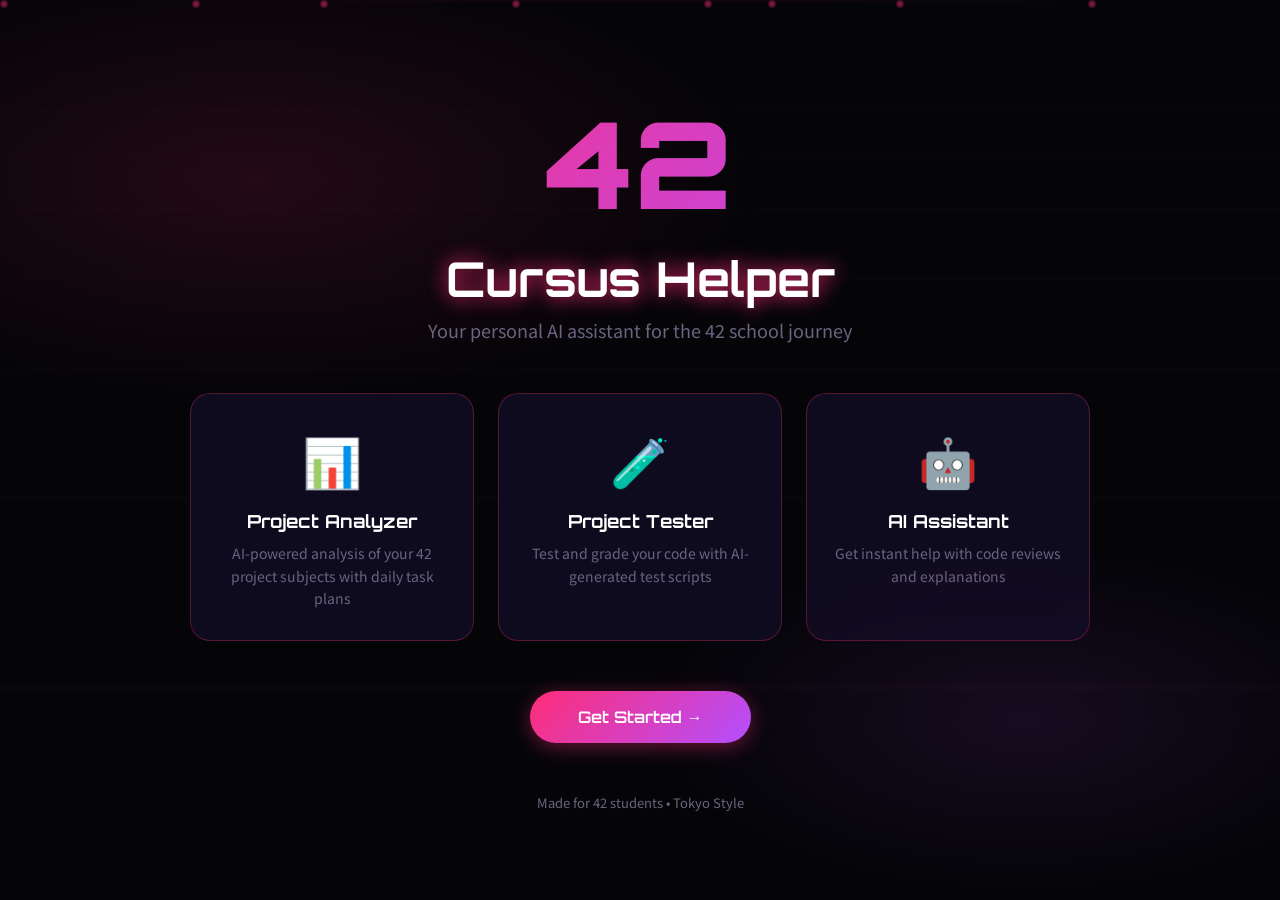
<file: up/42-helper/index.html>
<!DOCTYPE html>
<html lang="en">
<head>
  <meta charset="UTF-8">
  <meta name="viewport" content="width=device-width, initial-scale=1.0">
   <title>42 Cursus Helper</title>
   <link rel="stylesheet" href="css/style.css">
   <link rel="stylesheet" href="css/components.css">
   <link rel="icon" type="image/svg+xml" href="favicon.svg">
  <style>
    .landing-page {
      min-height: 100vh;
      display: flex;
      align-items: center;
      justify-content: center;
      padding: 40px 20px;
    }
    
    .landing-content {
      text-align: center;
      max-width: 900px;
    }
    
    .landing-logo {
      font-family: 'Orbitron', sans-serif;
      font-size: 120px;
      font-weight: 900;
      background: linear-gradient(135deg, var(--neon-pink), var(--neon-purple));
      -webkit-background-clip: text;
      -webkit-text-fill-color: transparent;
      background-clip: text;
      animation: neonFlicker 3s ease-in-out infinite;
      margin-bottom: 10px;
    }
    
    .landing-title {
      font-family: 'Orbitron', sans-serif;
      font-size: 48px;
      font-weight: 700;
      color: var(--text-primary);
      margin-bottom: 8px;
      text-shadow: 0 0 20px var(--neon-pink);
    }
    
    .landing-subtitle {
      font-size: 18px;
      color: var(--text-muted);
      margin-bottom: 50px;
    }
    
    .features-grid {
      display: grid;
      grid-template-columns: repeat(3, 1fr);
      gap: 24px;
      margin-bottom: 50px;
    }
    
    .feature-card {
      background: var(--bg-glass);
      backdrop-filter: blur(20px);
      border: 1px solid var(--border-glow);
      border-radius: 20px;
      padding: 30px 24px;
      transition: all 0.3s ease;
    }
    
    .feature-card:hover {
      transform: translateY(-8px);
      box-shadow: 0 20px 40px rgba(255,45,120,0.2);
      border-color: var(--neon-pink);
    }
    
    .feature-card .feature-icon {
      font-size: 48px;
      margin-bottom: 16px;
      display: block;
    }
    
    .feature-card h3 {
      font-family: 'Orbitron', sans-serif;
      font-size: 18px;
      color: var(--text-primary);
      margin-bottom: 10px;
    }
    
    .feature-card p {
      color: var(--text-muted);
      font-size: 14px;
      line-height: 1.6;
    }
    
    .cta-btn {
      display: inline-block;
      background: linear-gradient(135deg, var(--neon-pink), var(--neon-purple));
      color: white;
      padding: 16px 48px;
      border-radius: 50px;
      font-family: 'Orbitron', sans-serif;
      font-size: 16px;
      font-weight: 600;
      text-decoration: none;
      transition: all 0.3s ease;
      box-shadow: 0 4px 20px rgba(255,45,120,0.4);
    }
    
    .cta-btn:hover {
      transform: scale(1.05);
      box-shadow: 0 0 30px rgba(255,45,120,0.6), 0 0 60px rgba(255,45,120,0.3);
    }
    
    .landing-footer {
      margin-top: 50px;
      color: var(--text-muted);
      font-size: 13px;
    }
    
    @media (max-width: 768px) {
      .features-grid { grid-template-columns: 1fr; }
      .landing-title { font-size: 36px; }
    }
  </style>
</head>
<body>
  <div class="scanline"></div>
  
  <div class="sakura-petal"></div>
  <div class="sakura-petal"></div>
  <div class="sakura-petal"></div>
  <div class="sakura-petal"></div>
  <div class="sakura-petal"></div>
  <div class="sakura-petal"></div>
  <div class="sakura-petal"></div>
  <div class="sakura-petal"></div>

  <div class="landing-page">
    <div class="landing-content">
      <div class="landing-logo">42</div>
      <h1 class="landing-title">Cursus Helper</h1>
      <p class="landing-subtitle">Your personal AI assistant for the 42 school journey</p>
      
      <div class="features-grid">
        <div class="feature-card">
          <span class="feature-icon">📊</span>
          <h3>Project Analyzer</h3>
          <p>AI-powered analysis of your 42 project subjects with daily task plans</p>
        </div>
        
        <div class="feature-card">
          <span class="feature-icon">🧪</span>
          <h3>Project Tester</h3>
          <p>Test and grade your code with AI-generated test scripts</p>
        </div>
        
        <div class="feature-card">
          <span class="feature-icon">🤖</span>
          <h3>AI Assistant</h3>
          <p>Get instant help with code reviews and explanations</p>
        </div>
      </div>
      
      <a href="login.html" class="cta-btn">Get Started →</a>
      
      <p class="landing-footer">Made for 42 students • Tokyo Style</p>
    </div>
  </div>
</body>
</html>
</file>
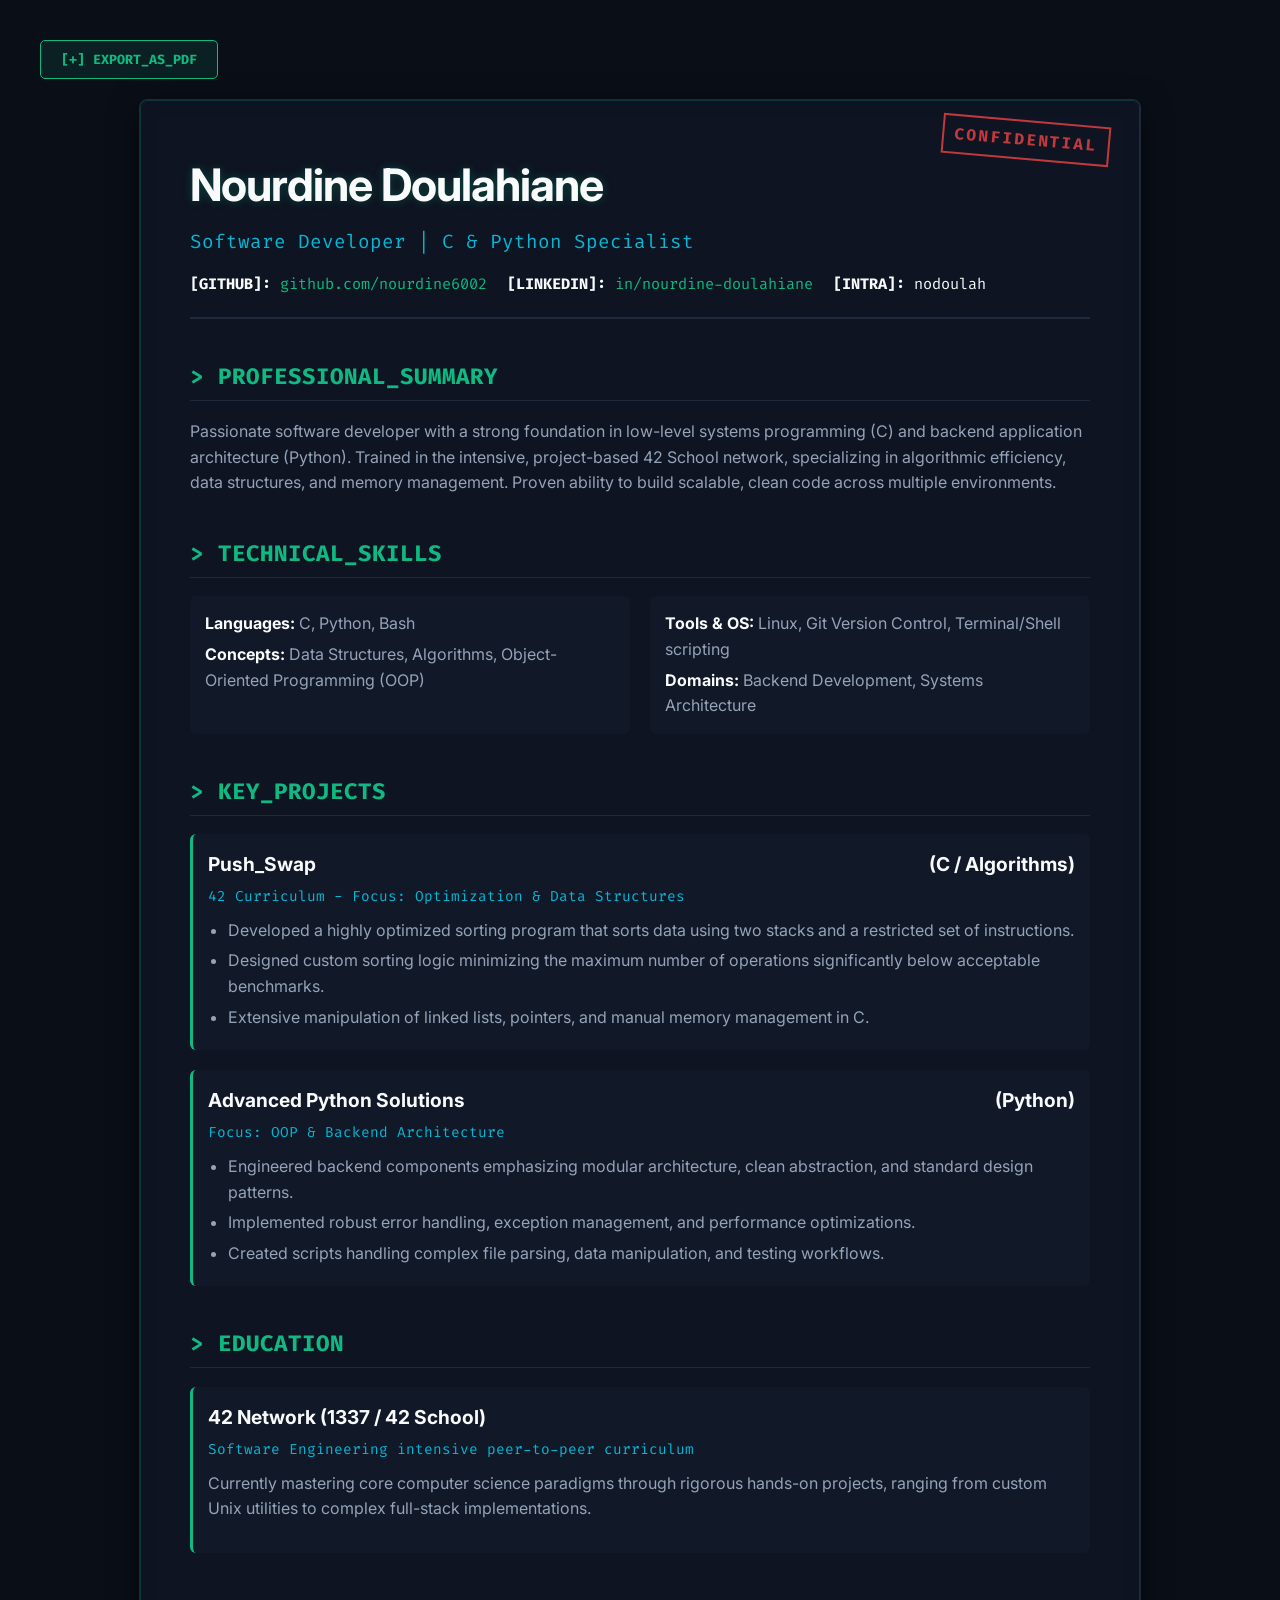
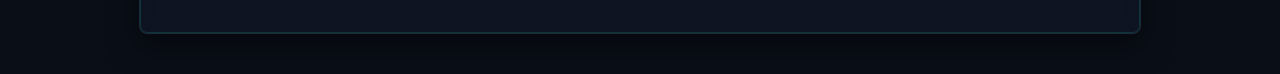
<file: my_platform/cv.html>
<!DOCTYPE html>
<html lang="en">
<head>
    <meta charset="UTF-8">
    <meta name="viewport" content="width=device-width, initial-scale=1.0">
    <title>Nourdine Doulahiane - Curriculum Vitae</title>
    <!-- Add Google Fonts for Screen -->
    <style>
        @import url('https://fonts.googleapis.com/css2?family=Fira+Code:wght@400;600&family=Inter:wght@300;400;600;700&display=swap');

        /* DUAL IDENTITY CSS VARIABLES */
        :root {
            /* Screen (Hacker) defaults */
            --bg-color: #0a0e17;
            --text-main: #f8fafc;
            --text-muted: #94a3b8;
            --accent-primary: #10b981; /* Neon green */
            --accent-secondary: #06b6d4; /* Neon cyan */
            --border-color: #1e293b;
            --card-bg: #111827;
            
            --font-main: 'Inter', sans-serif;
            --font-mono: 'Fira Code', monospace;
            
            --padding-body: 40px;
            --max-width: 900px;
        }

        /* PRINT OVERRIDES (Standard Professional) */
        @media print {
            :root {
                --bg-color: #ffffff;
                --text-main: #111111;
                --text-muted: #444444;
                --accent-primary: #000000;
                --accent-secondary: #000000;
                --border-color: #cccccc;
                --card-bg: transparent;
                
                --font-main: 'Helvetica Neue', Helvetica, Arial, sans-serif;
                --font-mono: 'Helvetica Neue', Helvetica, Arial, sans-serif;
                
                --padding-body: 0px;
                --max-width: 100%;
            }
            .no-print { display: none !important; }
            body { background: white !important; padding: 0 !important; }
            .cv-container {
                box-shadow: none !important;
                border: none !important;
                padding: 0 !important;
                margin: 0 !important;
            }
        }

        /* GLOBAL STYLES */
        body {
            font-family: var(--font-main);
            color: var(--text-main);
            background-color: var(--bg-color);
            line-height: 1.6;
            margin: 0;
            padding: var(--padding-body);
            transition: all 0.3s ease;
        }

        .cv-container {
            max-width: var(--max-width);
            margin: auto;
            position: relative;
        }

        /* Screen-only Container Styling */
        @media screen {
            .cv-container {
                background: rgba(17, 24, 39, 0.7);
                border: 1px solid var(--border-color);
                border-radius: 8px;
                padding: 50px;
                box-shadow: 0 10px 30px rgba(0, 0, 0, 0.5), inset 0 0 0 1px rgba(16, 185, 129, 0.2);
                backdrop-filter: blur(10px);
            }
            
            .dossier-stamp {
                position: absolute;
                top: 20px;
                right: 30px;
                font-family: var(--font-mono);
                color: rgba(239, 68, 68, 0.8);
                border: 2px solid rgba(239, 68, 68, 0.8);
                padding: 5px 10px;
                font-weight: bold;
                letter-spacing: 2px;
                transform: rotate(5deg);
                text-transform: uppercase;
                pointer-events: none;
            }
            
            ::selection {
                background: var(--accent-primary);
                color: #000;
            }
        }

        header {
            border-bottom: 2px solid var(--border-color);
            padding-bottom: 20px;
            margin-bottom: 30px;
        }

        h1 {
            font-size: 2.8em;
            margin: 0;
            color: var(--text-main);
            font-weight: 700;
            letter-spacing: -1px;
        }

        @media screen {
            h1 {
                text-shadow: 0 0 10px rgba(16, 185, 129, 0.3);
            }
        }

        .subtitle {
            font-size: 1.2em;
            color: var(--accent-secondary);
            margin-top: 5px;
            font-family: var(--font-mono);
        }

        .contact-info {
            display: flex;
            flex-wrap: wrap;
            gap: 20px;
            margin-top: 15px;
            font-size: 0.95em;
            font-family: var(--font-mono);
        }

        .contact-info a {
            color: var(--accent-primary);
            text-decoration: none;
            transition: opacity 0.3s ease;
        }

        .contact-info a:hover {
            opacity: 0.8;
            text-decoration: underline;
        }

        h2 {
            font-size: 1.4em;
            color: var(--accent-primary);
            text-transform: uppercase;
            border-bottom: 1px solid var(--border-color);
            padding-bottom: 5px;
            margin-top: 40px;
            font-family: var(--font-mono);
            letter-spacing: 1px;
        }

        .section {
            margin-bottom: 30px;
            color: var(--text-muted);
        }

        .item {
            margin-bottom: 20px;
            background: var(--card-bg);
            padding: 15px;
            border-radius: 6px;
            border-left: 3px solid var(--accent-primary);
        }

        @media print {
            .item {
                padding: 0;
                border: none;
                margin-bottom: 15px;
            }
            .section {
                color: var(--text-main);
            }
        }

        .item-title {
            font-weight: 700;
            font-size: 1.2em;
            color: var(--text-main);
            display: flex;
            justify-content: space-between;
            align-items: baseline;
        }

        .item-meta {
            font-size: 0.9em;
            color: var(--accent-secondary);
            font-family: var(--font-mono);
            margin-top: 5px;
            margin-bottom: 10px;
        }

        .skills-grid {
            display: grid;
            grid-template-columns: 1fr 1fr;
            gap: 20px;
        }

        .skills-grid > div {
            background: var(--card-bg);
            padding: 15px;
            border-radius: 6px;
        }
        
        @media print {
            .skills-grid > div {
                padding: 0;
            }
            .skills-grid {
                gap: 10px;
            }
        }

        ul {
            padding-left: 20px;
            margin: 0;
        }

        li {
            margin-bottom: 5px;
        }

        /* Screen-only Print Button */
        .print-btn {
            display: inline-flex;
            align-items: center;
            background: rgba(16, 185, 129, 0.1);
            color: var(--accent-primary);
            padding: 10px 20px;
            text-decoration: none;
            border-radius: 5px;
            font-weight: bold;
            margin-bottom: 20px;
            cursor: pointer;
            border: 1px solid var(--accent-primary);
            transition: all 0.3s ease;
            font-family: var(--font-mono);
        }

        .print-btn:hover {
            background: var(--accent-primary);
            color: var(--bg-color);
        }
    </style>
</head>
<body>

    <button onclick="window.print()" class="print-btn no-print">[+] EXPORT_AS_PDF</button>

    <div class="cv-container">
        <!-- Top Secret Stamp (Screen Only) -->
        <div class="dossier-stamp no-print">CONFIDENTIAL</div>

        <header>
            <h1>Nourdine Doulahiane</h1>
            <div class="subtitle">Software Developer | C & Python Specialist</div>
            <div class="contact-info">
                <span><strong>[GITHUB]:</strong> <a href="https://github.com/nourdine6002" target="_blank">github.com/nourdine6002</a></span>
                <span><strong>[LINKEDIN]:</strong> <a href="https://www.linkedin.com/in/nourdine-doulahiane-9a6538390/" target="_blank">in/nourdine-doulahiane</a></span>
                <span><strong>[INTRA]:</strong> nodoulah</span>
            </div>
        </header>

        <div class="section">
            <h2>> Professional_Summary</h2>
            <p>Passionate software developer with a strong foundation in low-level systems programming (C) and backend application architecture (Python). Trained in the intensive, project-based 42 School network, specializing in algorithmic efficiency, data structures, and memory management. Proven ability to build scalable, clean code across multiple environments.</p>
        </div>

        <div class="section">
            <h2>> Technical_Skills</h2>
            <div class="skills-grid">
                <div>
                    <strong style="color: var(--text-main);">Languages:</strong> C, Python, Bash<br>
                    <strong style="color: var(--text-main); margin-top:5px; display:inline-block;">Concepts:</strong> Data Structures, Algorithms, Object-Oriented Programming (OOP)
                </div>
                <div>
                    <strong style="color: var(--text-main);">Tools & OS:</strong> Linux, Git Version Control, Terminal/Shell scripting<br>
                    <strong style="color: var(--text-main); margin-top:5px; display:inline-block;">Domains:</strong> Backend Development, Systems Architecture
                </div>
            </div>
        </div>

        <div class="section">
            <h2>> Key_Projects</h2>
            
            <div class="item">
                <div class="item-title">Push_Swap <span>(C / Algorithms)</span></div>
                <div class="item-meta">42 Curriculum - Focus: Optimization & Data Structures</div>
                <ul>
                    <li>Developed a highly optimized sorting program that sorts data using two stacks and a restricted set of instructions.</li>
                    <li>Designed custom sorting logic minimizing the maximum number of operations significantly below acceptable benchmarks.</li>
                    <li>Extensive manipulation of linked lists, pointers, and manual memory management in C.</li>
                </ul>
            </div>

            <div class="item">
                <div class="item-title">Advanced Python Solutions <span>(Python)</span></div>
                <div class="item-meta">Focus: OOP & Backend Architecture</div>
                <ul>
                    <li>Engineered backend components emphasizing modular architecture, clean abstraction, and standard design patterns.</li>
                    <li>Implemented robust error handling, exception management, and performance optimizations.</li>
                    <li>Created scripts handling complex file parsing, data manipulation, and testing workflows.</li>
                </ul>
            </div>
        </div>

        <div class="section">
            <h2>> Education</h2>
            <div class="item">
                <div class="item-title">42 Network (1337 / 42 School)</div>
                <div class="item-meta">Software Engineering intensive peer-to-peer curriculum</div>
                <p style="margin-top: 5px;">Currently mastering core computer science paradigms through rigorous hands-on projects, ranging from custom Unix utilities to complex full-stack implementations.</p>
            </div>
        </div>
    </div>

</body>
</html>
</file>
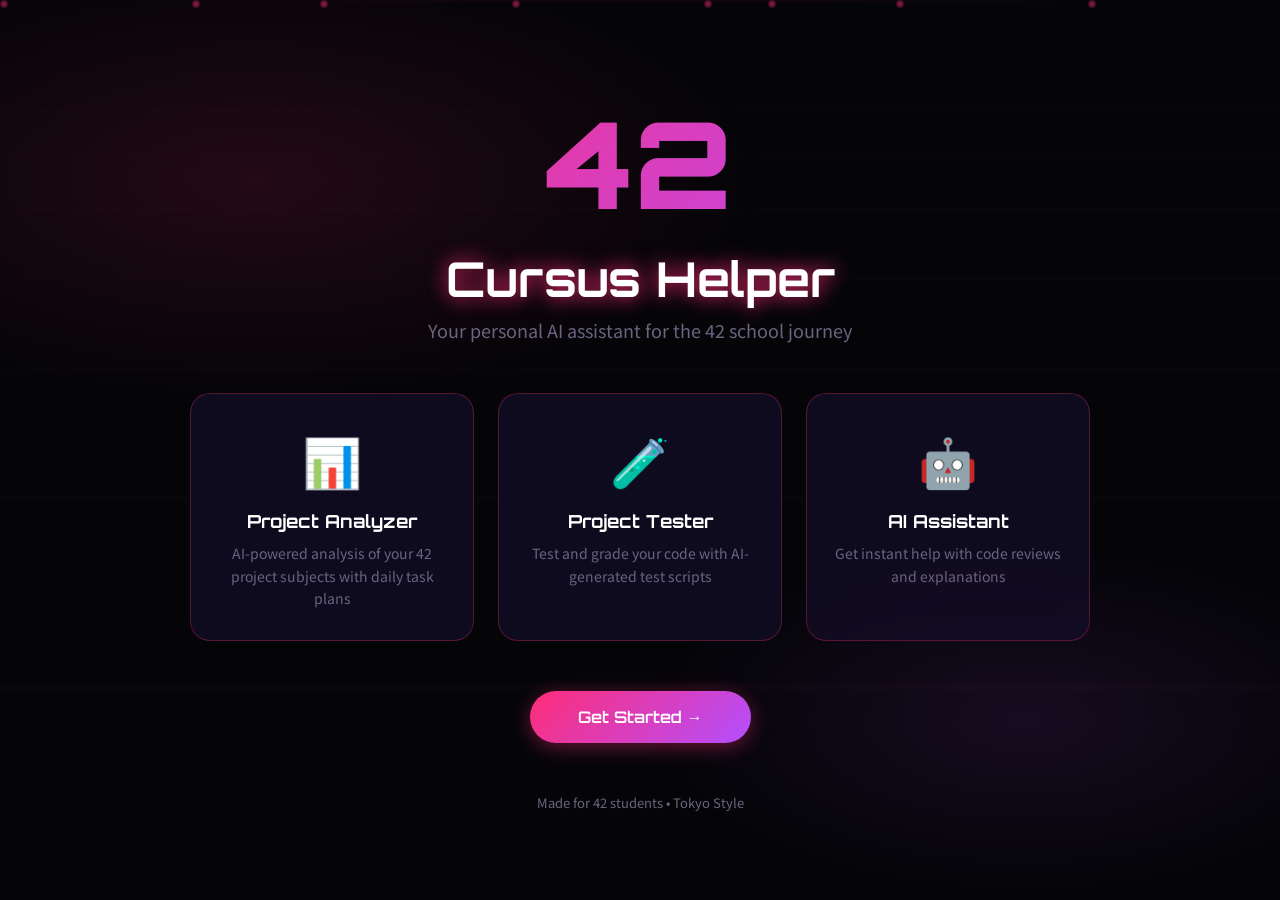
<file: up/42-helper/ai-chat.html>
<!DOCTYPE html>
<html lang="en">
<head>
  <meta charset="UTF-8">
  <meta name="viewport" content="width=device-width, initial-scale=1.0">
  <title>AI Assistant - 42 Cursus Helper</title>
  <link rel="stylesheet" href="css/style.css">
  <link rel="stylesheet" href="css/components.css">
</head>
<body>
  <div class="scanline"></div>
  
  <div class="sakura-petal"></div>
  <div class="sakura-petal"></div>
  <div class="sakura-petal"></div>

  <div class="watermark" style="top: 30px; right: 40px; transform: rotate(-10deg);">助手</div>

  <div class="chat-page page-container">
    <div class="chat-container">
      <div class="chat-header">
        <div class="header-left">
          <div class="chat-avatar">🤖</div>
          <div class="chat-info">
            <h2>AI Assistant</h2>
            <div class="status">◆ ONLINE</div>
          </div>
        </div>
        <div class="header-right">
          <button onclick="clearChat()" class="btn-secondary" style="padding: 8px 16px; font-size: 12px;">Clear</button>
        </div>
      </div>

      <div class="chat-messages" id="chatMessages">
        <div class="empty-state">
          <div class="icon">🤖</div>
          <h2>System Online</h2>
          <p>How can I assist you today?</p>
        </div>
      </div>

      <div class="quick-actions">
        <button class="quick-btn" onclick="sendQuick('⚔ Norminette rules')">⚔ Norminette</button>
        <button class="quick-btn" onclick="sendQuick('◈ libft tips')">◈ libft</button>
        <button class="quick-btn" onclick="sendQuick('◎ Debug help')">◎ Debug</button>
        <button class="quick-btn" onclick="sendQuick('◆ push_swap')">◆ push_swap</button>
        <button class="quick-btn" onclick="sendQuick('◈ minishell tips')">◈ minishell</button>
        <button class="quick-btn" onclick="sendQuick('⌘ Git commands')">⌘ Git</button>
        <button class="quick-btn" onclick="sendQuick('🎓 exam02')">🎓 exam02</button>
      </div>

      <div class="chat-input-area">
        <span class="decor-icon">🌸</span>
        <input type="text" id="chatInput" class="form-input" placeholder="Ask the system..." maxlength="1000">
        <button onclick="handleSend()" class="send-btn" id="sendBtn">➤</button>
      </div>
      <div class="char-counter" id="charCounter">0 / 1000</div>
    </div>
  </div>

  <!-- Floating Navigation -->
  <nav class="tokyo-nav">
    <a href="dashboard.html" class="nav-pill" data-label="Home">🏠</a>
    <a href="project-analyzer.html" class="nav-pill" data-label="Analyze">🔍</a>
    <a href="tester-project.html" class="nav-pill" data-label="Test">🧪</a>
    <a href="ai-chat.html" class="nav-pill active" data-label="AI">🤖</a>
    <button onclick="logout()" class="nav-pill" data-label="Exit">🚪</button>
  </nav>

  <script src="js/config.js"></script>
  <script src="js/storage.js"></script>
  <script src="js/utils.js"></script>
  <script src="js/ai.js"></script>
  <script>
    const MAX_CHARS = 500;

    document.addEventListener("DOMContentLoaded", function() {
      if (!checkAuth()) return;
      
      const chatInput = document.getElementById('chatInput');
      const sendBtn = document.getElementById('sendBtn');
      const charCounter = document.getElementById('charCounter');

      chatInput.addEventListener('keypress', function(e) {
        if (e.key === 'Enter') handleSend();
      });

      chatInput.addEventListener('input', function() {
        const len = chatInput.value.length;
        charCounter.textContent = `${len} / 1000`;
        
        if (len > MAX_CHARS) charCounter.classList.add('danger');
        else if (len > MAX_CHARS * 0.8) charCounter.classList.add('warning');
        else charCounter.classList.remove('warning', 'danger');
        
        sendBtn.disabled = !chatInput.value.trim();
      });
    });

    function handleSend() {
      const chatInput = document.getElementById('chatInput');
      const sendBtn = document.getElementById('sendBtn');
      const msg = chatInput.value.trim();

      if (!msg) return;
      if (msg.length > MAX_CHARS) {
        showError(`Max ${MAX_CHARS} characters`);
        return;
      }

      sendBtn.disabled = true;
      chatInput.value = '';

      addUserMessage(msg);
      showThinking();
      
      const count = parseInt(localStorage.getItem('chat_messages') || '0');
      localStorage.setItem('chat_messages', count + 1);

      sendMessage(msg).then(response => {
        hideThinking();
        addAIMessage(response);
      }).catch(error => {
        hideThinking();
        addAIMessage("Error: " + error.message);
      });

      sendBtn.disabled = false;
      chatInput.focus();
    }

    function sendQuick(question) {
      document.getElementById('chatInput').value = question;
      handleSend();
    }

    function addUserMessage(text) {
      const container = document.getElementById('chatMessages');
      const welcome = container.querySelector('.empty-state');
      if (welcome) welcome.remove();

      const html = `
        <div class="message-wrapper user">
          <div class="message-avatar">👤</div>
          <div>
            <div class="message-bubble">${escapeHtml(text)}</div>
            <div class="message-time">${formatTime(new Date())}</div>
          </div>
        </div>
      `;
      container.insertAdjacentHTML('beforeend', html);
      scrollToBottom();
    }

    function addAIMessage(text) {
      const container = document.getElementById('chatMessages');
      const formatted = formatMessage(text);

      const html = `
        <div class="message-wrapper ai">
          <div class="message-avatar">🤖</div>
          <div>
            <div class="message-bubble">${formatted}</div>
            <div class="message-time">${formatTime(new Date())}</div>
          </div>
        </div>
      `;
      container.insertAdjacentHTML('beforeend', html);
      scrollToBottom();
    }

    function showThinking() {
      const container = document.getElementById('chatMessages');
      container.insertAdjacentHTML('beforeend', `
        <div class="thinking" id="thinkingIndicator">
          <span></span><span></span><span></span>
        </div>
      `);
      scrollToBottom();
    }

    function hideThinking() {
      const el = document.getElementById('thinkingIndicator');
      if (el) el.remove();
    }

    function formatMessage(text) {
      if (!text) return '';
      text = escapeHtml(text);
      
      text = text.replace(/\*\*([^*]+)\*\*/g, '<strong>$1</strong>');
      text = text.replace(/`([^`]+)`/g, '<code>$1</code>');
      text = text.replace(/```([\s\S]*?)```/g, '<div class="terminal"><div class="terminal-header"><span class="terminal-dot"></span><span class="terminal-dot"></span><span class="terminal-dot"></span><span class="terminal-title">bash</span></div><pre>$1</pre></div>');
      text = text.replace(/\n/g, '<br>');
      
      return text;
    }

    function escapeHtml(text) {
      const div = document.createElement('div');
      div.textContent = text;
      return div.innerHTML;
    }

    function formatTime(date) {
      return date.getHours().toString().padStart(2, '0') + ':' + date.getMinutes().toString().padStart(2, '0');
    }

    function scrollToBottom() {
      const container = document.getElementById('chatMessages');
      container.scrollTop = container.scrollHeight;
    }

    function clearChat() {
      
      
      messages = [{
        role: "system",
        content: "You are a helpful AI assistant for 42 school students. Answer ONLY about 42 coding questions."
      }];
      
      document.getElementById('chatMessages').innerHTML = `
        <div class="empty-state">
          <div class="icon">🤖</div>
          <h2>System Online</h2>
          <p>How can I assist you today?</p>
        </div>
      `;
      showSuccess('Chat cleared');
    }

    function logout() {
      clearData();
      window.location.href = 'index.html';
    }
  </script>
</body>
</html>
</file>
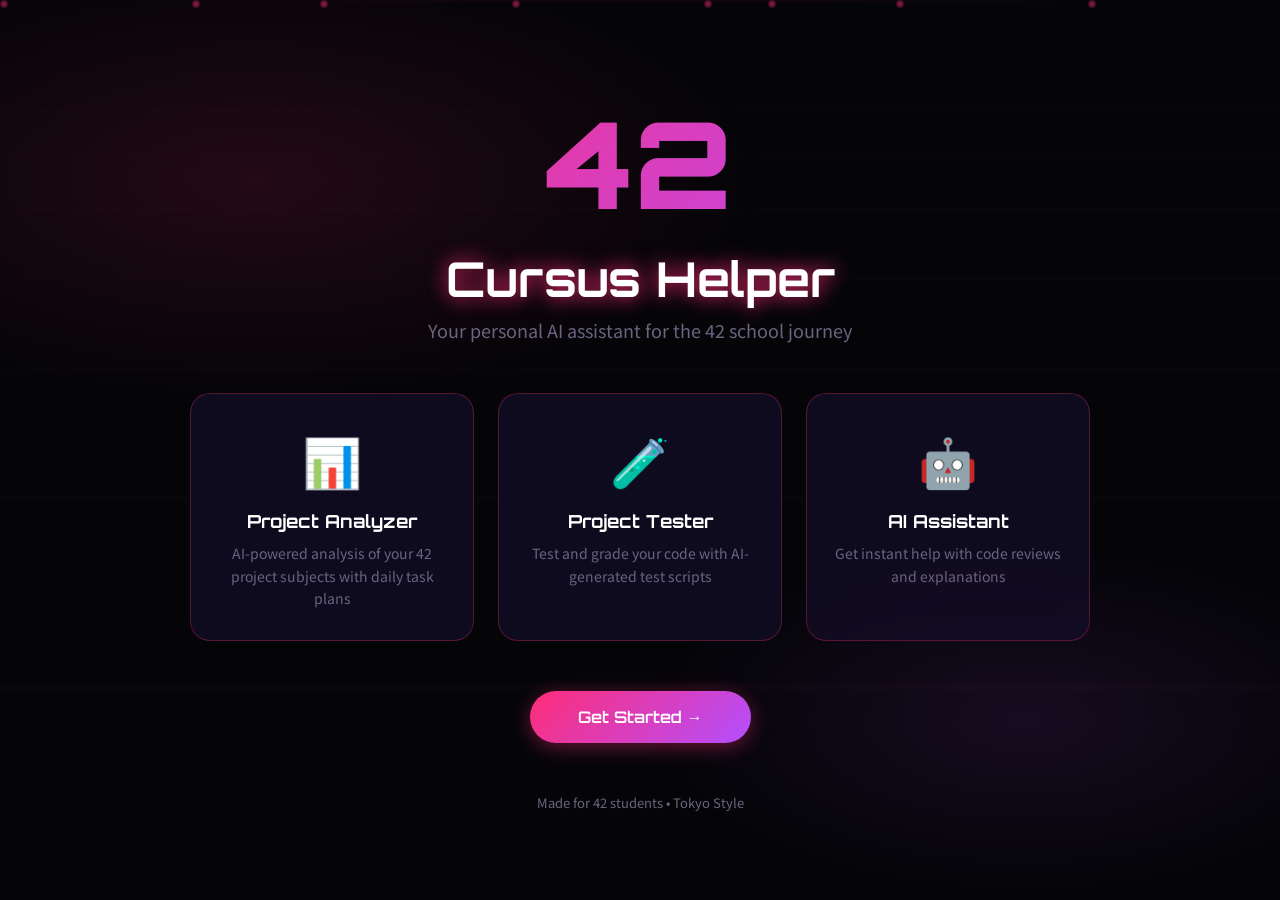
<file: up/42-helper/ai-tools.html>
<!DOCTYPE html>
<html lang="en">
<head>
  <meta charset="UTF-8">
  <meta name="viewport" content="width=device-width, initial-scale=1.0">
  <title>AI Tools - 42 Assistant Hub</title>
  <link rel="stylesheet" href="css/style.css">
  <link rel="stylesheet" href="css/components.css">
  <link rel="icon" type="image/svg+xml" href="favicon.svg">
</head>
<body>
  <div class="scanline"></div>
  <div class="sakura-petal"></div>
  <div class="sakura-petal"></div>
  <div class="sakura-petal"></div>
  <div class="sakura-petal"></div>
  <div class="sakura-petal"></div>

  <div class="watermark" style="top: 40px; left: 40px; transform: rotate(-10deg);">🤖</div>

  <div class="ai-tools-page page-container">
    <!-- Hero Header -->
    <div class="hero-header">
      <div class="hero-glow"></div>
      <div class="hero-content">
        <div class="hero-top">
          <a href="dashboard.html" class="home-btn" title="Dashboard">
            <svg width="24" height="24" viewBox="0 0 24 24" fill="none" stroke="currentColor" stroke-width="2">
              <path d="M3 9l9-7 9 7v11a2 2 0 0 1-2 2H5a2 2 0 0 1-2-2z"/>
              <polyline points="9 22 9 12 15 12 15 22"/>
            </svg>
          </a>
          <div class="user-profile">
            <img src="https://avatars.githubusercontent.com/u/185643713?v=4" alt="Avatar" class="avatar-img">
            <div class="user-info">
              <span class="badge">AI TOOLS HUB</span>
              <h1><span id="userName">Student</span></h1>
              <p class="date" id="currentDate"></p>
            </div>
          </div>
        </div>
        <div class="hero-stats">
          <div class="stat-badge">
            <span class="stat-value" id="totalAIUses">0</span>
            <span class="stat-label">Total Uses</span>
          </div>
          <div class="stat-badge">
            <span class="stat-value" id="favoriteTool">-</span>
            <span class="stat-label">Top Tool</span>
          </div>
          <div class="stat-badge">
            <span class="stat-value" id="efficiency">0%</span>
            <span class="stat-label">Efficiency</span>
          </div>
        </div>
      </div>
    </div>

    <!-- Tools Grid -->
    <section class="tools-container">
      <div class="section-header">
        <h2 class="section-title">
          <span class="title-icon">⚡</span>
          AI Tools Arsenal
        </h2>
        <p class="section-subtitle">Your complete suite of intelligent assistants</p>
      </div>

      <div class="tools-grid">
        <!-- AI Chat Card -->
        <div class="tool-card glass-card" data-tool="chat">
          <div class="card-glow"></div>
          <div class="tool-header">
            <div class="tool-icon-wrapper">
              <div class="tool-icon">🤖</div>
              <div class="live-indicator">
                <span class="pulse"></span>
                <span>Online</span>
              </div>
            </div>
            <span class="rank-badge rank-a">A-Tier</span>
          </div>
          <div class="tool-body">
            <h3 class="tool-title">AI Assistant</h3>
            <p class="tool-desc">Personal AI mentor for 42 curriculum</p>
            <div class="tool-stats" id="chatStats">0 messages</div>
          </div>
          <div class="tool-footer">
            <p class="tool-usage">Instant help with code, debugging, and project guidance</p>
            <button class="btn-primary launch-btn" onclick="window.location.href='ai-chat.html'">
              <span>Launch</span>
              <svg width="16" height="16" viewBox="0 0 24 24" fill="none" stroke="currentColor" stroke-width="2">
                <line x1="5" y1="12" x2="19" y2="12"/>
                <polyline points="12 5 19 12 12 19"/>
              </svg>
            </button>
          </div>
        </div>

        <!-- Project Analyzer Card -->
        <div class="tool-card glass-card" data-tool="analyzer">
          <div class="card-glow"></div>
          <div class="tool-header">
            <div class="tool-icon-wrapper">
              <div class="tool-icon">📊</div>
              <div class="live-indicator">
                <span class="pulse"></span>
                <span>Ready</span>
              </div>
            </div>
            <span class="rank-badge rank-a">A-Tier</span>
          </div>
          <div class="tool-body">
            <h3 class="tool-title">Project Analyzer</h3>
            <p class="tool-desc">AI-powered roadmap generator</p>
            <div class="tool-stats" id="analyzerStats">0 uses</div>
          </div>
          <div class="tool-footer">
            <p class="tool-usage">Upload PDF subjects to generate daily task plans</p>
            <button class="btn-primary launch-btn" onclick="window.location.href='project-analyzer.html'">
              <span>Launch</span>
              <svg width="16" height="16" viewBox="0 0 24 24" fill="none" stroke="currentColor" stroke-width="2">
                <line x1="5" y1="12" x2="19" y2="12"/>
                <polyline points="12 5 19 12 12 19"/>
              </svg>
            </button>
          </div>
        </div>

        <!-- Project Tester Card -->
        <div class="tool-card glass-card" data-tool="tester">
          <div class="card-glow"></div>
          <div class="tool-header">
            <div class="tool-icon-wrapper">
              <div class="tool-icon">🧪</div>
              <div class="live-indicator premium">
                <span class="pulse"></span>
                <span>Premium</span>
              </div>
            </div>
            <span class="rank-badge rank-s">S-Tier</span>
          </div>
          <div class="tool-body">
            <h3 class="tool-title">Project Tester</h3>
            <p class="tool-desc">AI test script generator</p>
            <div class="tool-stats" id="testerStats">0 uses</div>
          </div>
          <div class="tool-footer">
            <p class="tool-usage">Generate automated test.sh scripts instantly</p>
            <button class="btn-primary launch-btn" onclick="window.location.href='tester-project.html'">
              <span>Launch</span>
              <svg width="16" height="16" viewBox="0 0 24 24" fill="none" stroke="currentColor" stroke-width="2">
                <line x1="5" y1="12" x2="19" y2="12"/>
                <polyline points="12 5 19 12 12 19"/>
              </svg>
            </button>
          </div>
        </div>

        <!-- Code Review Card -->
        <div class="tool-card glass-card" data-tool="review">
          <div class="card-glow"></div>
          <div class="tool-header">
            <div class="tool-icon-wrapper">
              <div class="tool-icon">🔍</div>
              <div class="live-indicator">
                <span class="pulse"></span>
                <span>Active</span>
              </div>
            </div>
            <span class="rank-badge rank-b">B-Tier</span>
          </div>
          <div class="tool-body">
            <h3 class="tool-title">Code Review</h3>
            <p class="tool-desc">AI code quality checker</p>
            <div class="tool-stats" id="reviewStats">0 reviews</div>
          </div>
          <div class="tool-footer">
            <p class="tool-usage">Paste code for AI-powered review and suggestions</p>
            <button class="btn-primary launch-btn" onclick="openCodeReview()">
              <span>Launch</span>
              <svg width="16" height="16" viewBox="0 0 24 24" fill="none" stroke="currentColor" stroke-width="2">
                <line x1="5" y1="12" x2="19" y2="12"/>
                <polyline points="12 5 19 12 12 19"/>
              </svg>
            </button>
          </div>
        </div>
      </div>
    </section>

    <!-- Quick Prompts -->
    <section class="quick-prompts-section">
      <div class="section-header">
        <h2 class="section-title">
          <span class="title-icon">⚡</span>
          Quick Prompts
        </h2>
        <p class="section-subtitle">Jump-start your workflow with one-click actions</p>
      </div>
      <div class="prompts-grid">
        <button class="prompt-card glass-card" onclick="sendQuickPrompt('norminette')">
          <span class="prompt-icon">⚔</span>
          <span class="prompt-text">Norminette Help</span>
        </button>
        <button class="prompt-card glass-card" onclick="sendQuickPrompt('debug')">
          <span class="prompt-icon">◈</span>
          <span class="prompt-text">Debug Helper</span>
        </button>
        <button class="prompt-card glass-card" onclick="sendQuickPrompt('git')">
          <span class="prompt-icon">⌘</span>
          <span class="prompt-text">Git Commands</span>
        </button>
        <button class="prompt-card glass-card" onclick="sendQuickPrompt('c-basics')">
          <span class="prompt-icon">◎</span>
          <span class="prompt-text">C Basics</span>
        </button>
        <button class="prompt-card glass-card" onclick="sendQuickPrompt('push_swap')">
          <span class="prompt-icon">◆</span>
          <span class="prompt-text">push_swap Tips</span>
        </button>
        <button class="prompt-card glass-card" onclick="sendQuickPrompt('minishell')">
          <span class="prompt-icon">◈</span>
          <span class="prompt-text">minishell Guide</span>
        </button>
      </div>
    </section>

    <!-- Weekly Stats -->
    <section class="weekly-stats-section">
      <div class="section-header">
        <h2 class="section-title">
          <span class="title-icon">📈</span>
          Your Performance
        </h2>
        <p class="section-subtitle">Weekly analytics and productivity metrics</p>
      </div>
      <div class="stats-grid">
        <div class="stat-card glass-card">
          <div class="stat-icon">💬</div>
          <div class="stat-value" id="chatMessagesStat">0</div>
          <div class="stat-label">Messages</div>
          <div class="stat-bar">
            <div class="bar-fill" style="--bar-color: var(--neon-blue); width: 0%;"></div>
          </div>
        </div>
        <div class="stat-card glass-card">
          <div class="stat-icon">📊</div>
          <div class="stat-value" id="analyzerUsesStat">0</div>
          <div class="stat-label">Analyzer Uses</div>
          <div class="stat-bar">
            <div class="bar-fill" style="--bar-color: var(--neon-purple); width: 0%;"></div>
          </div>
        </div>
        <div class="stat-card glass-card">
          <div class="stat-icon">🧪</div>
          <div class="stat-value" id="testerUsesStat">0</div>
          <div class="stat-label">Tests Generated</div>
          <div class="stat-bar">
            <div class="bar-fill" style="--bar-color: var(--neon-yellow); width: 0%;"></div>
          </div>
        </div>
        <div class="stat-card glass-card">
          <div class="stat-icon">🔍</div>
          <div class="stat-value" id="codeReviewsStat">0</div>
          <div class="stat-label">Code Reviews</div>
          <div class="stat-bar">
            <div class="bar-fill" style="--bar-color: var(--neon-pink); width: 0%;"></div>
          </div>
        </div>
      </div>
    </section>
  </div>

   <script src="js/config.js"></script>
   <script src="js/storage.js"></script>
   <script src="js/utils.js"></script>
   <script>
     document.addEventListener("DOMContentLoaded", function() {
      if (!checkAuth()) return;
      
      const user = getUser();
      document.getElementById('userName').textContent = user.login;
      
      updateDate();
      loadStats();
      loadToolsStats();
      
      // Animate cards on scroll
      observeCards();
    });

    function updateDate() {
      const now = new Date();
      const options = { weekday: 'long', year: 'numeric', month: 'long', day: 'numeric', hour: '2-digit', minute: '2-digit' };
      document.getElementById('currentDate').textContent = now.toLocaleDateString('en-US', options);
    }

    function loadStats() {
      const completed = JSON.parse(localStorage.getItem('projects_completed') || '[]');
      const loginDate = getUser()?.loginDate || Date.now();
      const days = Math.max(1, Math.floor((Date.now() - loginDate) / (1000 * 60 * 60 * 24)));
      
      let totalXP = 0;
      const xpValues = {
        'libft': 375, 'ft_printf': 490, 'get_next_line': 420, 'born2beroot': 350,
        'so_long': 350, 'push_swap': 475, 'pipex': 350, 'minitalk': 350,
        'minishell': 490, 'philosophers': 420, 'netpractice': 300,
        'cub3d': 490, 'inception': 490
      };
      
      completed.forEach(p => {
        if (xpValues[p.id]) totalXP += xpValues[p.id];
      });
      
      // Populate stats with animation
      animateValue('questsDone', 0, completed.length, 1000);
      animateValue('totalXP', 0, totalXP, 1000);
      animateValue('dayStreak', 0, days, 1000);
    }

    function loadToolsStats() {
      const analyzerUses = parseInt(localStorage.getItem('analyzer_uses') || '0');
      const testerUses = parseInt(localStorage.getItem('tester_uses') || '0');
      const chatMessages = parseInt(localStorage.getItem('chat_messages') || '0');
      const codeReviews = parseInt(localStorage.getItem('code_reviews') || '0');
      
      // Update individual card stats
      document.getElementById('chatStats').textContent = chatMessages + ' messages';
      document.getElementById('analyzerStats').textContent = analyzerUses + ' uses';
      document.getElementById('testerStats').textContent = testerUses + ' uses';
      document.getElementById('reviewStats').textContent = codeReviews + ' reviews';
      
      // Update weekly stats with bars
      const stats = [
        { id: 'chatMessagesStat', value: chatMessages, max: 50 },
        { id: 'analyzerUsesStat', value: analyzerUses, max: 20 },
        { id: 'testerUsesStat', value: testerUses, max: 15 },
        { id: 'codeReviewsStat', value: codeReviews, max: 25 }
      ];
      
      stats.forEach(stat => {
        const el = document.getElementById(stat.id);
        const bar = el.parentElement.querySelector('.bar-fill');
        const percent = Math.min(100, (stat.value / stat.max) * 100);
        
        el.textContent = stat.value;
        setTimeout(() => {
          bar.style.width = percent + '%';
        }, 300);
      });
      
      // Total AI uses
      const totalUses = analyzerUses + testerUses + chatMessages + codeReviews;
      animateValue('totalAIUses', 0, totalUses, 1500);
      
      // Most used tool
      const tools = [
        { name: 'AI Assistant', uses: chatMessages },
        { name: 'Project Analyzer', uses: analyzerUses },
        { name: 'Project Tester', uses: testerUses },
        { name: 'Code Review', uses: codeReviews }
      ];
      const mostUsed = tools.reduce((a, b) => a.uses > b.uses ? a : b);
      document.getElementById('favoriteTool').textContent = mostUsed.name.split(' ')[0];
      
      // Efficiency estimate
      const estimatedHours = totalUses * 0.5;
      const efficiency = Math.min(99, Math.floor((estimatedHours / 100) * 100));
      document.getElementById('efficiency').textContent = efficiency + '%';
    }

    function openCodeReview() {
      const reviews = parseInt(localStorage.getItem('code_reviews') || '0');
      localStorage.setItem('code_reviews', reviews + 1);
      window.open('code-review.html', '_blank');
    }

    function sendQuickPrompt(type) {
      let messages = parseInt(localStorage.getItem('chat_messages') || '0');
      localStorage.setItem('chat_messages', messages + 1);
      
      const prompts = {
        'norminette': 'Can you explain the main norminette rules and common violations I should watch out for?',
        'debug': 'What are the best debugging techniques for C programs?',
        'git': 'What are the essential Git commands for 42 projects?',
        'c-basics': 'What are some key C programming concepts every 42 student should master?',
        'push_swap': 'What are some key strategies for the push_swap project?',
        'minishell': 'What are the main components to focus on for the minishell project?'
      };
      
      localStorage.setItem('quick_prompt', prompts[type]);
      window.location.href = 'ai-chat.html';
    }

    function logout() {
      clearData();
      window.location.href = 'index.html';
    }

    function animateValue(id, start, end, duration) {
      const el = document.getElementById(id);
      if (!el) return;
      const range = end - start;
      const startTime = performance.now();
      
      function update(currentTime) {
        const elapsed = currentTime - startTime;
        const progress = Math.min(elapsed / duration, 1);
        const easeOut = 1 - Math.pow(1 - progress, 3);
        el.textContent = Math.floor(start + range * easeOut);
        
        if (progress < 1) {
          requestAnimationFrame(update);
        }
      }
      
      requestAnimationFrame(update);
    }

    function observeCards() {
      const observer = new IntersectionObserver((entries) => {
        entries.forEach(entry => {
          if (entry.isIntersecting) {
            entry.target.style.opacity = '1';
            entry.target.style.transform = 'translateY(0)';
          }
        });
      }, { threshold: 0.1 });
      
      document.querySelectorAll('.tool-card, .prompt-card, .stat-card').forEach(card => {
        card.style.opacity = '0';
        card.style.transform = 'translateY(30px)';
        card.style.transition = 'opacity 0.6s ease, transform 0.6s ease';
        observer.observe(card);
      });
    }
  </script>

  <style>
    /* Hero Header */
    .hero-header {
      position: relative;
      margin-bottom: 60px;
      padding: 40px;
      background: linear-gradient(135deg, rgba(255,45,120,0.12) 0%, rgba(180,79,255,0.1) 50%, rgba(0,240,255,0.08) 100%);
      border-radius: 28px;
      overflow: hidden;
      border: 1px solid rgba(255,45,120,0.2);
    }

    .hero-glow {
      position: absolute;
      top: -50%;
      right: -30%;
      width: 400px;
      height: 400px;
      background: radial-gradient(circle, rgba(255,45,120,0.15) 0%, transparent 70%);
      filter: blur(60px);
      pointer-events: none;
    }

    .hero-content {
      position: relative;
      z-index: 1;
    }

    .hero-top {
      display: flex;
      justify-content: space-between;
      align-items: center;
      margin-bottom: 30px;
      flex-wrap: wrap;
      gap: 20px;
    }

    .home-btn {
      width: 48px;
      height: 48px;
      display: flex;
      align-items: center;
      justify-content: center;
      background: rgba(255,45,120,0.15);
      border: 1px solid rgba(255,45,120,0.3);
      border-radius: 14px;
      color: var(--neon-pink);
      transition: all 0.3s ease;
      text-decoration: none;
    }

    .home-btn:hover {
      background: rgba(255,45,120,0.25);
      transform: translateY(-3px);
      box-shadow: 0 10px 30px rgba(255,45,120,0.3);
    }

    .user-profile {
      display: flex;
      align-items: center;
      gap: 16px;
      flex: 1;
    }

    .user-profile .avatar-img {
      width: 72px;
      height: 72px;
      border-radius: 20px;
      border: 3px solid var(--neon-pink);
      box-shadow: 0 0 25px rgba(255,45,120,0.5);
      object-fit: cover;
      transition: transform 0.3s ease;
    }

    .user-profile .avatar-img:hover {
      transform: scale(1.05) rotate(3deg);
    }

    .user-info {
      flex: 1;
    }

    .user-info .badge {
      display: inline-block;
      padding: 6px 16px;
      background: linear-gradient(135deg, var(--neon-pink), var(--neon-purple));
      border-radius: 50px;
      font-family: 'Orbitron', sans-serif;
      font-size: 11px;
      font-weight: 600;
      letter-spacing: 0.1em;
      color: white;
      margin-bottom: 8px;
      box-shadow: 0 4px 15px rgba(255,45,120,0.4);
    }

    .user-info h1 {
      font-size: 28px;
      margin-bottom: 6px;
      background: linear-gradient(135deg, #fff, var(--text-secondary));
      -webkit-background-clip: text;
      -webkit-text-fill-color: transparent;
      background-clip: text;
    }

    .user-info .date {
      font-size: 13px;
      color: var(--text-muted);
    }

    .hero-stats {
      display: grid;
      grid-template-columns: repeat(3, 1fr);
      gap: 16px;
      margin-top: 0;
    }

    .stat-badge {
      display: flex;
      flex-direction: column;
      align-items: center;
      padding: 20px;
      background: rgba(20,15,40,0.6);
      border: 1px solid rgba(255,45,120,0.15);
      border-radius: 16px;
      backdrop-filter: blur(10px);
      transition: all 0.3s ease;
    }

    .stat-badge:hover {
      background: rgba(255,45,120,0.1);
      border-color: var(--neon-pink);
      transform: translateY(-3px);
    }

    .stat-badge .stat-value {
      font-family: 'Orbitron', sans-serif;
      font-size: 24px;
      font-weight: 700;
      color: var(--neon-pink);
      text-shadow: 0 0 10px rgba(255,45,120,0.5);
    }

    .stat-badge .stat-label {
      font-size: 11px;
      color: var(--text-muted);
      text-transform: uppercase;
      letter-spacing: 0.05em;
      margin-top: 4px;
    }

    /* Section Headers */
    .section-header {
      margin-bottom: 30px;
    }

    .section-title {
      display: flex;
      align-items: center;
      gap: 12px;
      font-size: 22px;
      margin-bottom: 6px;
      color: var(--text-primary);
    }

    .title-icon {
      font-size: 26px;
    }

    .section-subtitle {
      font-size: 14px;
      color: var(--text-muted);
      margin-left: 38px;
    }

    /* Tools Grid */
    .tools-container {
      margin-bottom: 60px;
    }

    .tools-grid {
      display: grid;
      grid-template-columns: repeat(auto-fit, minmax(320px, 1fr));
      gap: 24px;
    }

    .tool-card {
      position: relative;
      padding: 30px;
      display: flex;
      flex-direction: column;
      transition: all 0.4s cubic-bezier(0.175, 0.885, 0.32, 1.275);
      overflow: hidden;
      border: 1px solid rgba(255,45,120,0.2);
    }

    .card-glow {
      position: absolute;
      top: 0;
      left: 0;
      width: 100%;
      height: 100%;
      background: radial-gradient(circle at 50% 0%, rgba(255,45,120,0.1) 0%, transparent 60%);
      opacity: 0;
      transition: opacity 0.4s ease;
      pointer-events: none;
    }

    .tool-card:hover {
      transform: translateY(-8px) scale(1.01);
      border-color: var(--neon-pink);
      box-shadow: 
        0 20px 60px rgba(255,45,120,0.25),
        0 0 40px rgba(255,45,120,0.15),
        inset 0 1px 0 rgba(255,255,255,0.08);
    }

    .tool-card:hover .card-glow {
      opacity: 1;
    }

    .tool-card[data-tool="analyzer"] { border-color: rgba(255,45,120,0.25); }
    .tool-card[data-tool="tester"] { border-color: rgba(180,79,255,0.25); }
    .tool-card[data-tool="chat"] { border-color: rgba(0,240,255,0.25); }
    .tool-card[data-tool="review"] { border-color: rgba(255,45,120,0.25); }

    .tool-header {
      display: flex;
      justify-content: space-between;
      align-items: flex-start;
      margin-bottom: 20px;
    }

    .tool-icon-wrapper {
      display: flex;
      align-items: center;
      gap: 12px;
    }

    .tool-icon {
      width: 60px;
      height: 60px;
      border-radius: 16px;
      display: flex;
      align-items: center;
      justify-content: center;
      font-size: 28px;
      background: linear-gradient(135deg, var(--neon-pink), var(--neon-purple));
      box-shadow: 0 8px 25px rgba(255,45,120,0.4);
      transition: all 0.3s ease;
    }

    .tool-card[data-tool="tester"] .tool-icon {
      background: linear-gradient(135deg, var(--neon-purple), var(--neon-blue));
      box-shadow: 0 8px 25px rgba(180,79,255,0.4);
    }

    .tool-card[data-tool="chat"] .tool-icon {
      background: linear-gradient(135deg, var(--neon-blue), var(--neon-pink));
      box-shadow: 0 8px 25px rgba(0,240,255,0.4);
    }

    .tool-card:hover .tool-icon {
      transform: scale(1.1) rotate(5deg);
    }

    .live-indicator {
      display: flex;
      align-items: center;
      gap: 6px;
      font-size: 11px;
      color: #4ade80;
      font-weight: 500;
      padding: 4px 10px;
      background: rgba(74, 222, 128, 0.1);
      border-radius: 20px;
      border: 1px solid rgba(74, 222, 128, 0.2);
    }

    .live-indicator.premium {
      color: var(--neon-yellow);
      background: rgba(255, 230, 0, 0.1);
      border-color: rgba(255, 230, 0, 0.2);
    }

    .pulse {
      width: 6px;
      height: 6px;
      background: currentColor;
      border-radius: 50%;
      animation: pulseLive 2s ease-in-out infinite;
    }

    @keyframes pulseLive {
      0%, 100% { opacity: 1; transform: scale(1); }
      50% { opacity: 0.5; transform: scale(1.2); }
    }

    .tool-body {
      flex: 1;
      margin-bottom: 16px;
    }

    .tool-title {
      font-family: 'Orbitron', sans-serif;
      font-size: 20px;
      font-weight: 700;
      color: var(--text-primary);
      margin-bottom: 6px;
      display: flex;
      align-items: center;
      gap: 10px;
    }

    .tool-desc {
      color: var(--text-secondary);
      font-size: 14px;
      line-height: 1.5;
      margin-bottom: 8px;
    }

    .tool-stats {
      font-size: 12px;
      color: var(--neon-blue);
      font-family: 'Share Tech Mono', monospace;
      background: rgba(0,240,255,0.1);
      padding: 4px 10px;
      border-radius: 4px;
      display: inline-block;
    }

    .tool-footer {
      border-top: 1px solid rgba(255,45,120,0.15);
      padding-top: 16px;
    }

    .tool-usage {
      color: var(--text-muted);
      font-size: 13px;
      line-height: 1.5;
      margin-bottom: 14px;
    }

    .launch-btn {
      width: 100%;
      display: flex;
      align-items: center;
      justify-content: center;
      gap: 8px;
      padding: 14px 24px;
      position: relative;
      overflow: hidden;
    }

    .launch-btn::before {
      content: '';
      position: absolute;
      top: 0;
      left: -100%;
      width: 100%;
      height: 100%;
      background: linear-gradient(90deg, transparent, rgba(255,255,255,0.2), transparent);
      transition: left 0.5s ease;
    }

    .launch-btn:hover::before {
      left: 100%;
    }

    /* Ranks */
    .rank-badge {
      padding: 4px 12px;
      border-radius: 6px;
      font-family: 'Orbitron', sans-serif;
      font-size: 10px;
      font-weight: 700;
      letter-spacing: 0.05em;
      backdrop-filter: blur(10px);
    }

    .rank-s {
      background: linear-gradient(135deg, var(--neon-yellow), #ffd700);
      color: #000;
      box-shadow: 0 0 15px rgba(255,230,0,0.4);
    }

    .rank-a {
      background: linear-gradient(135deg, var(--neon-purple), var(--neon-pink));
      color: white;
      box-shadow: 0 0 15px rgba(180,79,255,0.4);
    }

    .rank-b {
      background: linear-gradient(135deg, var(--neon-blue), #00aaff);
      color: white;
      box-shadow: 0 0 15px rgba(0,240,255,0.4);
    }

    /* Quick Prompts */
    .quick-prompts-section {
      margin-bottom: 60px;
    }

    .prompts-grid {
      display: grid;
      grid-template-columns: repeat(auto-fit, minmax(180px, 1fr));
      gap: 16px;
    }

    .prompt-card {
      padding: 24px 20px;
      display: flex;
      flex-direction: column;
      align-items: center;
      gap: 12px;
      text-align: center;
      transition: all 0.3s cubic-bezier(0.175, 0.885, 0.32, 1.275);
      border: 1px solid rgba(255,45,120,0.15);
      cursor: pointer;
      background: transparent;
    }

    .prompt-card:hover {
      transform: translateY(-6px) scale(1.02);
      border-color: var(--neon-pink);
      background: rgba(255,45,120,0.12);
      box-shadow: 
        0 15px 40px rgba(255,45,120,0.2),
        inset 0 1px 0 rgba(255,255,255,0.08);
    }

    .prompt-icon {
      font-size: 32px;
      transition: transform 0.3s ease;
    }

    .prompt-card:hover .prompt-icon {
      transform: scale(1.2) rotate(10deg);
    }

    .prompt-text {
      font-family: 'Orbitron', sans-serif;
      font-size: 13px;
      font-weight: 600;
      color: var(--text-secondary);
      letter-spacing: 0.03em;
    }

    .prompt-card:hover .prompt-text {
      color: var(--neon-pink);
      text-shadow: 0 0 10px var(--neon-pink);
    }

    /* Weekly Stats */
    .weekly-stats-section {
      margin-bottom: 40px;
    }

    .stats-grid {
      display: grid;
      grid-template-columns: repeat(auto-fit, minmax(200px, 1fr));
      gap: 20px;
    }

    .stat-card {
      padding: 26px;
      display: flex;
      flex-direction: column;
      align-items: center;
      text-align: center;
      position: relative;
      overflow: hidden;
    }

    .stat-card::before {
      content: '';
      position: absolute;
      top: 0;
      left: 50%;
      transform: translateX(-50%);
      width: 80px;
      height: 80px;
      background: radial-gradient(circle, var(--neon-pink) 0%, transparent 70%);
      opacity: 0.1;
      pointer-events: none;
    }

    .stat-icon {
      font-size: 36px;
      margin-bottom: 12px;
      filter: drop-shadow(0 0 10px currentColor);
    }

    .stat-card .stat-value {
      font-family: 'Orbitron', sans-serif;
      font-size: 32px;
      font-weight: 700;
      color: var(--neon-pink);
      text-shadow: 0 0 15px rgba(255,45,120,0.6);
      margin-bottom: 4px;
    }

    .stat-card .stat-label {
      font-size: 12px;
      text-transform: uppercase;
      letter-spacing: 0.08em;
      color: var(--text-muted);
      margin-bottom: 16px;
    }

    .stat-bar {
      width: 100%;
      height: 4px;
      background: rgba(255,45,120,0.1);
      border-radius: 2px;
      overflow: hidden;
      position: relative;
    }

    .bar-fill {
      height: 100%;
      background: var(--bar-color, var(--neon-pink));
      border-radius: 2px;
      width: 0%;
      transition: width 1s cubic-bezier(0.175, 0.885, 0.32, 1.275);
      box-shadow: 0 0 10px var(--bar-color, var(--neon-pink));
      position: relative;
    }

    .bar-fill::after {
      content: '';
      position: absolute;
      top: 0;
      right: 0;
      width: 4px;
      height: 100%;
      background: white;
      border-radius: 2px;
      filter: blur(2px);
      opacity: 0.8;
    }

    /* Responsive Adjustments */
    @media (max-width: 768px) {
      .hero-header {
        padding: 24px;
      }

      .hero-top {
        flex-direction: column;
        align-items: flex-start;
      }

      .home-btn {
        position: absolute;
        top: 20px;
        left: 20px;
      }

      .user-profile .avatar-img {
        width: 56px;
        height: 56px;
      }

      .user-info h1 {
        font-size: 24px;
      }

      .hero-stats {
        grid-template-columns: repeat(2, 1fr);
        gap: 12px;
      }

      .stat-badge {
        padding: 16px;
      }

      .stat-badge .stat-value {
        font-size: 20px;
      }

      .tools-grid {
        grid-template-columns: 1fr;
      }

      .prompts-grid {
        grid-template-columns: repeat(2, 1fr);
        gap: 12px;
      }

      .prompt-card {
        padding: 20px 16px;
      }

      .stats-grid {
        grid-template-columns: repeat(2, 1fr);
        gap: 12px;
      }

      .stat-card .stat-value {
        font-size: 26px;
      }
    }

    @media (max-width: 480px) {
      .prompts-grid {
        grid-template-columns: 1fr;
      }
      
      .stats-grid {
        grid-template-columns: 1fr;
      }
    }
  </style>
</body>
</html>
</file>
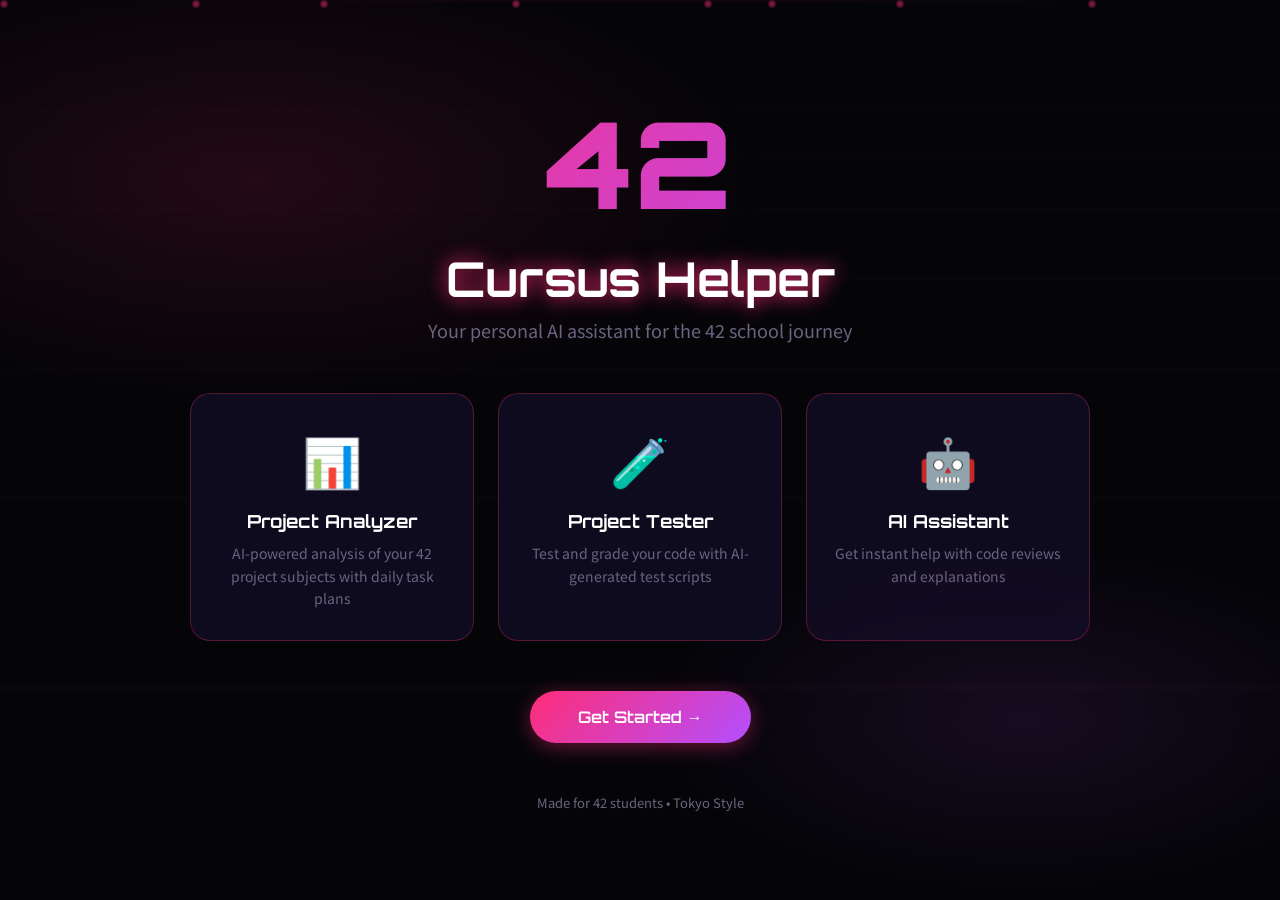
<file: up/42-helper/code-review.html>
<!DOCTYPE html>
<html lang="en">
<head>
  <meta charset="UTF-8">
  <meta name="viewport" content="width=device-width, initial-scale=1.0">
   <title>Code Review</title>
  <link rel="stylesheet" href="css/style.css">
  <link rel="stylesheet" href="css/components.css">
  <link rel="icon" type="image/svg+xml" href="favicon.svg">
   <style>
     /* Base Styles */
     .review-page {
       padding: 30px 20px 120px;
       max-width: 900px;
       margin: 0 auto;
     }

     /* Hero Header */
     .hero-header {
       position: relative;
       margin-bottom: 40px;
       padding: 40px;
       background: linear-gradient(135deg, rgba(255,45,120,0.12) 0%, rgba(180,79,255,0.1) 50%, rgba(0,240,255,0.08) 100%);
       border-radius: 28px;
       overflow: hidden;
       border: 1px solid rgba(255,45,120,0.2);
     }

     .hero-glow {
       position: absolute;
       top: -50%;
       right: -30%;
       width: 400px;
       height: 400px;
       background: radial-gradient(circle, rgba(255,45,120,0.15) 0%, transparent 70%);
       filter: blur(60px);
       pointer-events: none;
     }

     .hero-content {
       position: relative;
       z-index: 1;
     }

     .hero-top {
       display: flex;
       justify-content: space-between;
       align-items: center;
       margin-bottom: 0;
     }

     .user-profile {
       display: flex;
       align-items: center;
       gap: 16px;
     }

     .user-profile .avatar-img {
       width: 64px;
       height: 64px;
       border-radius: 20px;
       border: 3px solid var(--neon-pink);
       box-shadow: 0 0 25px rgba(255,45,120,0.5);
       object-fit: cover;
       transition: transform 0.3s ease;
     }

     .user-profile .avatar-img:hover {
       transform: scale(1.05) rotate(3deg);
     }

     .user-info .badge {
       display: inline-block;
       padding: 6px 16px;
       background: linear-gradient(135deg, var(--neon-pink), var(--neon-purple));
       border-radius: 50px;
       font-family: 'Orbitron', sans-serif;
       font-size: 11px;
       font-weight: 600;
       letter-spacing: 0.1em;
       color: white;
       margin-bottom: 6px;
       box-shadow: 0 4px 15px rgba(255,45,120,0.4);
     }

     .user-info h1 {
       font-size: 24px;
       margin-bottom: 0;
       background: linear-gradient(135deg, #fff, var(--text-secondary));
       -webkit-background-clip: text;
       -webkit-text-fill-color: transparent;
       background-clip: text;
     }

     /* Review Header */
     .review-header {
       margin-bottom: 30px;
       text-align: center;
     }

     .review-header h1 {
       font-family: 'Orbitron', sans-serif;
       font-size: 28px;
       background: linear-gradient(135deg, var(--neon-pink), var(--neon-purple));
       -webkit-background-clip: text;
       -webkit-text-fill-color: transparent;
       background-clip: text;
       margin-bottom: 6px;
     }

     .review-header .subtitle {
       color: var(--text-muted);
       font-size: 14px;
     }

     /* Input Card */
     .review-card {
       background: var(--bg-glass);
       backdrop-filter: blur(20px);
       border: 1px solid var(--border-glow);
       border-radius: 24px;
       padding: 32px;
       margin-bottom: 24px;
       transition: all 0.3s ease;
     }

     .review-card:hover {
       border-color: rgba(255,45,120,0.3);
     }

     /* Language Selector */
     .language-selector {
       display: flex;
       gap: 10px;
       margin-bottom: 24px;
       flex-wrap: wrap;
     }

     .lang-btn {
       padding: 10px 20px;
       background: rgba(255, 45, 120, 0.08);
       border: 1px solid var(--border-subtle);
       border-radius: 12px;
       color: var(--text-secondary);
       cursor: pointer;
       transition: all 0.3s ease;
       font-size: 14px;
       font-weight: 500;
     }

     .lang-btn:hover {
       background: rgba(255, 45, 120, 0.15);
       border-color: var(--neon-pink);
       transform: translateY(-2px);
     }

     .lang-btn.active {
       background: linear-gradient(135deg, var(--neon-pink), var(--neon-purple));
       border-color: var(--neon-pink);
       color: white;
       box-shadow: 0 4px 15px rgba(255,45,120,0.3);
     }

     /* Code Input */
     .code-input-area {
       position: relative;
       margin-bottom: 24px;
     }

     .code-input {
       width: 100%;
       min-height: 280px;
       background: rgba(0, 0, 0, 0.4);
       border: 1px solid var(--border-subtle);
       border-radius: 16px;
       color: var(--text-primary);
       font-family: 'JetBrains Mono', 'Consolas', monospace;
       font-size: 14px;
       padding: 20px;
       resize: vertical;
       line-height: 1.7;
       transition: all 0.3s ease;
     }

     .code-input:focus {
       outline: none;
       border-color: var(--neon-purple);
       box-shadow: 0 0 30px rgba(180, 79, 255, 0.3), inset 0 0 20px rgba(180, 79, 255, 0.05);
     }

     .code-input::placeholder {
       color: var(--text-muted);
     }

     /* Character Counter */
     .char-counter {
       position: absolute;
       bottom: -22px;
       right: 4px;
       font-size: 11px;
       color: var(--text-muted);
       background: var(--bg-void);
       padding: 2px 8px;
       border-radius: 4px;
     }

     .char-counter.warning {
       color: var(--neon-yellow);
     }

     .char-counter.danger {
       color: #ef4444;
     }

     /* Options Grid */
     .review-options {
       display: grid;
       grid-template-columns: repeat(auto-fit, minmax(140px, 1fr));
       gap: 10px;
       margin-bottom: 24px;
     }

     .option-btn {
       padding: 12px 16px;
       background: rgba(255, 45, 120, 0.06);
       border: 1px solid var(--border-subtle);
       border-radius: 12px;
       color: var(--text-secondary);
       cursor: pointer;
       transition: all 0.3s ease;
       font-size: 13px;
       font-weight: 500;
       display: flex;
       align-items: center;
       justify-content: center;
       gap: 6px;
     }

     .option-btn:hover {
       background: rgba(255, 45, 120, 0.12);
       border-color: var(--neon-pink);
       transform: translateY(-2px);
     }

     .option-btn.active {
       background: linear-gradient(135deg, var(--neon-pink), var(--neon-purple));
       border-color: var(--neon-pink);
       color: white;
       box-shadow: 0 4px 15px rgba(255,45,120,0.3);
     }

     /* Submit Button */
     .submit-btn {
       width: 100%;
       padding: 16px;
       font-size: 16px;
       font-weight: 600;
       position: relative;
       overflow: hidden;
     }

     .submit-btn::before {
       content: '';
       position: absolute;
       top: 0;
       left: -100%;
       width: 100%;
       height: 100%;
       background: linear-gradient(90deg, transparent, rgba(255,255,255,0.2), transparent);
       transition: left 0.5s ease;
     }

     .submit-btn:hover::before {
       left: 100%;
     }

     .submit-btn:disabled {
       opacity: 0.4;
       cursor: not-allowed;
     }

     /* Loading Spinner */
     .loading-spinner {
       text-align: center;
       padding: 80px 20px;
     }

     .spinner {
       width: 70px;
       height: 70px;
       border: 4px solid rgba(255, 45, 120, 0.2);
       border-top-color: var(--neon-pink);
       border-radius: 50%;
       animation: spin 1s linear infinite;
       margin: 0 auto 24px;
       box-shadow: 0 0 20px rgba(255,45,120,0.3);
     }

     @keyframes spin {
       to { transform: rotate(360deg); }
     }

     .loading-text {
       font-family: 'Orbitron', sans-serif;
       font-size: 20px;
       color: var(--neon-pink);
       margin-bottom: 8px;
     }

     .loading-sub {
       color: var(--text-muted);
       font-size: 14px;
     }

     /* Result Area */
     .result-area {
       margin-top: 30px;
       opacity: 0;
       transform: translateY(30px);
       transition: all 0.6s ease;
     }

     .result-area.show {
       opacity: 1;
       transform: translateY(0);
     }

     .result-hero {
       background: linear-gradient(135deg, rgba(255,45,120,0.12) 0%, rgba(180,79,255,0.1) 50%, rgba(0,240,255,0.08) 100%);
       border: 1px solid rgba(255,45,120,0.2);
       border-radius: 24px;
       padding: 40px;
       margin-bottom: 30px;
       position: relative;
       overflow: hidden;
     }

     .result-hero::before {
       content: '';
       position: absolute;
       top: -50%;
       right: -20%;
       width: 300px;
       height: 300px;
       background: radial-gradient(circle, rgba(255,45,120,0.15) 0%, transparent 70%);
       filter: blur(60px);
       pointer-events: none;
     }

     .result-hero .header-top {
       display: flex;
       justify-content: space-between;
       align-items: flex-start;
       margin-bottom: 20px;
       position: relative;
       z-index: 1;
     }

     .result-title {
       font-family: 'Orbitron', sans-serif;
       font-size: 26px;
       color: var(--text-primary);
       margin: 0;
     }

     .result-badge {
       padding: 8px 16px;
       background: linear-gradient(135deg, var(--neon-yellow), #ffd700);
       border-radius: 20px;
       font-family: 'Orbitron', sans-serif;
       font-size: 12px;
       font-weight: 700;
       color: #000;
       box-shadow: 0 4px 15px rgba(255,230,0,0.4);
     }

     /* Score Display */
     .score-display {
       display: flex;
       align-items: center;
       justify-content: center;
       gap: 60px;
       margin: 20px 0;
       position: relative;
       z-index: 1;
     }

     .score-ring-container {
       position: relative;
       width: 160px;
       height: 160px;
     }

     .score-ring {
       width: 100%;
       height: 100%;
       transform: rotate(-90deg);
     }

     .score-ring .bg-circle {
       fill: none;
       stroke: rgba(255,255,255,0.08);
       stroke-width: 12;
     }

     .score-ring .progress-circle {
       fill: none;
       stroke-width: 12;
       stroke-linecap: round;
       stroke-dasharray: 452;
       stroke-dashoffset: 452;
       transition: stroke-dashoffset 2s cubic-bezier(0.175, 0.885, 0.32, 1.275);
       filter: drop-shadow(0 0 10px currentColor);
     }

     .score-ring .progress-circle.excellent { stroke: #4ade80; }
     .score-ring .progress-circle.good { stroke: #fbbf24; }
     .score-ring .progress-circle.average { stroke: #fb923c; }
     .score-ring .progress-circle.poor { stroke: #f87171; }

     .score-value {
       position: absolute;
       top: 50%;
       left: 50%;
       transform: translate(-50%, -50%);
       text-align: center;
     }

     .score-value .number {
       font-family: 'Orbitron', sans-serif;
       font-size: 48px;
       font-weight: 900;
       color: var(--neon-pink);
       text-shadow: 0 0 20px rgba(255,45,120,0.6);
       line-height: 1;
     }

     .score-value .label {
       font-size: 12px;
       color: var(--text-muted);
       text-transform: uppercase;
       letter-spacing: 0.05em;
       margin-top: 4px;
     }

     .score-feedback {
       text-align: left;
       max-width: 280px;
     }

     .score-feedback h3 {
       font-family: 'Orbitron', sans-serif;
       font-size: 18px;
       color: var(--neon-pink);
       margin-bottom: 8px;
     }

     .score-feedback p {
       color: var(--text-secondary);
       font-size: 14px;
       line-height: 1.6;
     }

     /* Review Sections */
     .review-sections-grid {
       display: grid;
       gap: 20px;
       margin-bottom: 30px;
     }

     .review-section-card {
       background: var(--bg-glass);
       backdrop-filter: blur(20px);
       border: 1px solid var(--border-glow);
       border-radius: 20px;
       padding: 28px;
       transition: all 0.3s ease;
       position: relative;
       overflow: hidden;
     }

     .review-section-card::before {
       content: '';
       position: absolute;
       top: 0;
       left: 0;
       width: 4px;
       height: 100%;
       background: linear-gradient(180deg, var(--neon-pink), var(--neon-purple));
     }

     .review-section-card:hover {
       border-color: var(--neon-pink);
       transform: translateX(6px);
       box-shadow: 0 8px 30px rgba(255,45,120,0.15);
     }

     .section-header {
       display: flex;
       align-items: center;
       gap: 12px;
       margin-bottom: 16px;
     }

     .section-icon {
       font-size: 24px;
       width: 40px;
       height: 40px;
       display: flex;
       align-items: center;
       justify-content: center;
       background: rgba(255,45,120,0.15);
       border-radius: 12px;
     }

     .section-title {
       font-family: 'Orbitron', sans-serif;
       font-size: 16px;
       font-weight: 600;
       color: var(--text-primary);
       margin: 0;
     }

     .section-content {
       color: var(--text-secondary);
       font-size: 14px;
       line-height: 1.8;
     }

     /* Suggestion Items */
     .suggestion-list {
       display: flex;
       flex-direction: column;
       gap: 14px;
     }

     .suggestion-item {
       background: rgba(255,45,120,0.06);
       border-left: 3px solid var(--neon-pink);
       border-radius: 0 12px 12px 0;
       padding: 18px;
       transition: all 0.3s ease;
     }

     .suggestion-item:hover {
       background: rgba(255,45,120,0.1);
       border-left-width: 5px;
     }

     .suggestion-item h4 {
       color: var(--neon-pink);
       font-size: 15px;
       margin-bottom: 8px;
       font-weight: 600;
     }

     .suggestion-item p {
       color: var(--text-secondary);
       font-size: 14px;
       line-height: 1.6;
       margin: 0;
     }

     /* Priority Fixes */
     .priority-fix {
       display: flex;
       gap: 12px;
       padding: 16px;
       background: rgba(255,45,120,0.06);
       border: 1px solid rgba(255,45,120,0.15);
       border-radius: 12px;
       margin-bottom: 12px;
       transition: all 0.3s ease;
     }

     .priority-fix:hover {
       background: rgba(255,45,120,0.1);
       transform: translateX(4px);
     }

     .priority-number {
       width: 32px;
       height: 32px;
       background: linear-gradient(135deg, var(--neon-pink), var(--neon-purple));
       border-radius: 50%;
       display: flex;
       align-items: center;
       justify-content: center;
       font-family: 'Orbitron', sans-serif;
       font-size: 14px;
       font-weight: 700;
       color: white;
       flex-shrink: 0;
     }

     .priority-content h4 {
       color: var(--text-primary);
       font-size: 14px;
       margin-bottom: 4px;
     }

     .priority-content p {
       color: var(--text-secondary);
       font-size: 13px;
       line-height: 1.5;
       margin: 0;
     }

     /* Code Blocks */
     .code-block {
       background: rgba(0, 0, 0, 0.4);
       border: 1px solid var(--border-subtle);
       border-radius: 12px;
       padding: 16px;
       margin: 12px 0;
       overflow-x: auto;
     }

     .code-block code {
       font-family: 'JetBrains Mono', monospace;
       font-size: 13px;
       color: #00ff88;
       line-height: 1.6;
     }

     /* Highlight Styles */
     .highlight-green {
       color: #4ade80;
       font-weight: 600;
     }

     .highlight-yellow {
       color: var(--neon-yellow);
       font-weight: 600;
     }

     .highlight-red {
       color: #ef4444;
       font-weight: 600;
     }

     /* Reset Button */
     .reset-btn {
       width: 100%;
       padding: 16px;
       font-size: 15px;
       position: relative;
       overflow: hidden;
     }

     .reset-btn::before {
       content: '';
       position: absolute;
       top: 0;
       left: -100%;
       width: 100%;
       height: 100%;
       background: linear-gradient(90deg, transparent, rgba(255,255,255,0.2), transparent);
       transition: left 0.5s ease;
     }

     .reset-btn:hover::before {
       left: 100%;
     }

     /* Responsive */
     @media (max-width: 768px) {
       .hero-header {
         padding: 24px;
       }

       .hero-top {
         flex-direction: column;
         align-items: flex-start;
       }

       .user-profile .avatar-img {
         width: 56px;
         height: 56px;
       }

       .score-display {
         flex-direction: column;
         gap: 30px;
       }

       .score-feedback {
         text-align: center;
         max-width: 100%;
       }

       .review-options {
         grid-template-columns: repeat(2, 1fr);
       }
     }

     @media (max-width: 480px) {
       .review-options {
         grid-template-columns: 1fr;
       }

       .result-title {
         font-size: 22px;
       }
     }

     .hidden {
       display: none !important;
     }
   </style>
 </head>
 <body>
  <div class="scanline"></div>
  <div class="sakura-petal"></div>
  <div class="sakura-petal"></div>

  <div class="watermark" style="top: 40px; right: 40px; transform: rotate(-10deg);">🔍</div>

  <!-- Tokyo Navigation -->
  <nav class="tokyo-nav">
    <a href="dashboard.html" class="nav-pill" data-label="Dashboard">🏠</a>
    <a href="ai-tools.html" class="nav-pill" data-label="AI Tools">⚡</a>
    <a href="code-review.html" class="nav-pill active" data-label="Code Review">🔍</a>
    <button onclick="logout()" class="nav-pill" data-label="Sign Out">🚪</button>
  </nav>

  <div class="review-page">
    <!-- Hero Section -->
    <div class="hero-header">
      <div class="hero-glow"></div>
      <div class="hero-content">
        <div class="hero-top">
          <div class="user-profile">
            <img src="https://avatars.githubusercontent.com/u/185643713?v=4" alt="Avatar" class="avatar-img">
            <div class="user-info">
              <span class="badge">CODE REVIEW</span>
              <h1><span id="userNameDisplay">Student</span></h1>
            </div>
          </div>
        </div>
      </div>
    </div>

    <!-- Input Card -->
    <div class="review-card glass-card" id="inputCard">
      <p style="color: var(--text-muted); margin-bottom: 24px; font-size: 14px;">Paste your code below to get a detailed AI-powered review with scoring and improvement suggestions.</p>

      <div class="language-selector">
        <button class="lang-btn active" data-lang="c">C</button>
        <button class="lang-btn" data-lang="python">Python</button>
        <button class="lang-btn" data-lang="shell">Shell</button>
        <button class="lang-btn" data-lang="generic">Other</button>
      </div>

      <div class="code-input-area">
        <textarea class="code-input" id="codeInput" placeholder="Paste your code here..." maxlength="15000"></textarea>
        <div class="char-counter" id="charCounter">0 / 15,000</div>
      </div>

      <div class="review-options">
        <button class="option-btn" data-opt="bugs">🐛 Bug Detection</button>
        <button class="option-btn" data-opt="style">📝 Style/Norminette</button>
        <button class="option-btn" data-opt="memory">💾 Memory Leaks</button>
        <button class="option-btn" data-opt="performance">⚡ Performance</button>
        <button class="option-btn" data-opt="security">🛡️ Security</button>
        <button class="option-btn active" data-opt="general">🎯 All</button>
      </div>

      <button class="btn-primary submit-btn" id="reviewBtn" onclick="submitReview()" disabled>
        🔍 Analyze Code
      </button>
    </div>

    <!-- Loading State -->
    <div class="loading-spinner hidden" id="loadingState">
      <div class="spinner"></div>
      <div class="loading-text">AI is analyzing...</div>
      <div class="loading-sub" id="loadingSub">Processing your code</div>
    </div>

    <!-- Results Area -->
    <div class="result-area hidden" id="resultArea">
      <div id="resultsContent"></div>
    </div>
  </div>
  
   <script src="js/config.js"></script>
   <script src="js/storage.js"></script>
   <script src="js/utils.js"></script>
   <script src="js/ai.js"></script>
   <script>
     let selectedLang = 'c';
     let selectedOptions = ['general'];

     document.addEventListener('DOMContentLoaded', function() {
       if (!checkAuth()) return;

       const user = getUser();
       const userNameDisplay = document.getElementById('userNameDisplay');
       if (userNameDisplay && user) {
         userNameDisplay.textContent = user.login;
       }

       const codeInput = document.getElementById('codeInput');
       const charCounter = document.getElementById('charCounter');
      
      codeInput.addEventListener('input', function() {
        const len = this.value.length;
        charCounter.textContent = len.toLocaleString() + ' / 15,000';
        
        if (len > 12000) {
          charCounter.classList.add('warning');
          charCounter.classList.remove('danger');
        } else if (len > 14500) {
          charCounter.classList.add('danger');
          charCounter.classList.remove('warning');
        } else {
          charCounter.classList.remove('warning', 'danger');
        }
        
        document.getElementById('reviewBtn').disabled = len === 0;
      });
      
      // Language buttons
      document.querySelectorAll('.lang-btn').forEach(btn => {
        btn.addEventListener('click', function() {
          document.querySelectorAll('.lang-btn').forEach(b => b.classList.remove('active'));
          this.classList.add('active');
          selectedLang = this.dataset.lang;
        });
      });
      
      // Option buttons
      document.querySelectorAll('.option-btn').forEach(btn => {
        btn.addEventListener('click', function() {
          if (this.dataset.opt === 'general') {
            document.querySelectorAll('.option-btn').forEach(b => b.classList.remove('active'));
            this.classList.add('active');
            selectedOptions = ['general'];
          } else {
            document.querySelector('[data-opt="general"]').classList.remove('active');
            this.classList.toggle('active');
            selectedOptions = Array.from(document.querySelectorAll('.option-btn.active')).map(b => b.dataset.opt);
            if (selectedOptions.length === 0) {
              selectedOptions = ['general'];
              document.querySelector('[data-opt="general"]').classList.add('active');
            }
          }
        });
      });
    });
    
     async function submitReview() {
       const code = document.getElementById('codeInput').value.trim();
       if (!code) {
         showError('Please paste your code first');
         return;
       }

       // Disable button during validation
       const reviewBtn = document.getElementById('reviewBtn');
       const originalBtnText = reviewBtn.innerHTML;
       reviewBtn.disabled = true;
       reviewBtn.innerHTML = '⏳ Validating...';

       // Syntax validation before analysis (async)
       let syntaxValid;
       try {
         syntaxValid = await validateSyntax(code, selectedLang);
       } catch (e) {
         reviewBtn.disabled = false;
         reviewBtn.innerHTML = originalBtnText;
         showError('Validation error: ' + e.message);
         return;
       }

       if (!syntaxValid.valid) {
         reviewBtn.disabled = false;
         reviewBtn.innerHTML = originalBtnText;
         showError('Syntax Error: ' + syntaxValid.error);
         return;
       }

       // Show syntax check success briefly
       reviewBtn.innerHTML = '✓ Syntax OK';
       reviewBtn.style.background = 'linear-gradient(135deg, #4ade80, #22c55e)';
       await new Promise(resolve => setTimeout(resolve, 600));
       reviewBtn.innerHTML = originalBtnText;
       reviewBtn.style.background = '';

       // Increment counter
       const reviews = parseInt(localStorage.getItem('code_reviews') || '0');
       localStorage.setItem('code_reviews', reviews + 1);

       const langNames = {
         c: 'C',
         python: 'Python',
         shell: 'Shell',
         generic: 'Generic'
       };

       const optDescriptions = {
         bugs: 'bug detection',
         style: 'style and norminette compliance',
         memory: 'memory leaks and allocation',
         performance: 'performance optimization',
         security: 'security vulnerabilities',
         general: 'overall quality'
       };

       const focusAreas = selectedOptions.map(o => optDescriptions[o]).join(', ');

       const PROMPT = `Review this ${langNames[selectedLang]} code. Focus on: ${focusAreas}.

Provide a structured review with these sections:

1. OVERALL SCORE: [1-10]
2. OVERVIEW: [brief summary, 1-2 sentences]
3. KEY FINDINGS: [bullet points of main issues/strengths]
4. SUGGESTIONS: [specific improvement suggestions with code examples]
5. PRIORITY FIXES: [top 3 things to fix first]

Code:
${code.slice(0, 5000)}`;

       try {
         const response = await sendMessage(PROMPT);
         clearInterval(loadingInterval);
         displayResults(response, code);
         // Re-enable button
         reviewBtn.disabled = false;
         reviewBtn.innerHTML = originalBtnText;
       } catch (e) {
         clearInterval(loadingInterval);
         document.getElementById('loadingState').classList.add('hidden');
         reviewBtn.disabled = false;
         reviewBtn.innerHTML = originalBtnText;
         showError('AI Error: ' + e.message);
       }
     }

     // Syntax validation functions
     async function validateSyntax(code, lang) {
       // Try real compiler first using Piston API
       return await validateWithRealCompiler(code, lang);
     }

     async function validateWithRealCompiler(code, lang) {
       // Map language to Piston language ID
       const languageMap = {
         'c': 'c',
         'python': 'python3',
         'shell': 'bash',
         'generic': 'text' // fallback
       };

       const pistonLang = languageMap[lang] || 'text';

       // For generic, skip real compilation
       if (lang === 'generic') {
         return validateGenericSyntax(code);
       }

       try {
         const response = await fetch(CONFIG.PISTON_API_URL, {
           method: 'POST',
           headers: {
             'Content-Type': 'application/json',
           },
           body: JSON.stringify({
             language: pistonLang,
             version: '*',
             files: [{ name: 'main', content: code }],
             stdin: '',
             args: [],
             compile_timeout: 10000,
             run_timeout: 5000,
             compile_memory_limit: -1,
             run_memory_limit: -1
           })
         });

         if (!response.ok) {
           console.warn('Piston API unavailable, falling back to basic validation');
           return fallbackValidate(code, lang);
         }

         const result = await response.json();
         const compileResult = result.compile;

         if (compileResult && compileResult.code !== 0 && compileResult.stderr) {
           // Parse compiler errors
           const error = parseCompilerError(compileResult.stderr, lang);
           return { valid: false, error: error };
         }

         return { valid: true };

       } catch (error) {
         console.warn('Compiler API error:', error);
         // Fallback to basic validation if API fails
         return fallbackValidate(code, lang);
       }
     }

     function parseCompilerError(stderr, lang) {
       const lines = stderr.split('\n');
       const errors = [];

       for (const line of lines) {
         if (line.includes('error:') || line.includes('Error:') || line.includes('ERROR')) {
           errors.push(line.trim());
         }
       }

       if (errors.length > 0) {
         // Return first error, but clean it up
         let err = errors[0];
         // Truncate long messages
         if (err.length > 150) err = err.substring(0, 150) + '...';
         return err;
       }

       // Fallback: return first non-empty line
       for (const line of lines) {
         if (line.trim()) return line.trim();
       }

       return 'Syntax error detected';
     }

     function fallbackValidate(code, lang) {
       // Basic regex fallback if API fails
       switch(lang) {
         case 'c':
           return validateCSyntaxFallback(code);
         case 'python':
           return validatePythonSyntaxFallback(code);
         case 'shell':
           return validateShellSyntaxFallback(code);
         default:
           return { valid: true };
       }
     }

     function validateCSyntaxFallback(code) {
       // Simpler version: just check for balanced brackets and basic structure
       const errors = [];

       // Check for unclosed braces
       let braceCount = 0;
       let inString = false;
       let stringChar = null;

       for (let i = 0; i < code.length; i++) {
         const char = code[i];
         const prevChar = i > 0 ? code[i-1] : '';

         if (!inString && (char === '"' || char === '\'')) {
           if (prevChar !== '\\') {
             inString = true;
             stringChar = char;
           }
         } else if (inString && char === stringChar && prevChar !== '\\') {
           inString = false;
           stringChar = null;
         }

         if (!inString) {
           if (char === '{') braceCount++;
           else if (char === '}') braceCount--;
         }
       }

       if (inString) errors.push('Unclosed string literal');
       if (braceCount < 0) errors.push('Unmatched closing brace');
       if (braceCount > 0) errors.push('Missing closing brace(s)');

       // Missing semicolon check (simplified)
       const lines = code.split('\n');
       for (let i = 0; i < lines.length; i++) {
         let line = lines[i].trim();
         if (!line || line.startsWith('#') || line.startsWith('//') ||
             line.startsWith('if') || line.startsWith('for') || line.startsWith('while') ||
             line.startsWith('switch') || line.startsWith('do') || line.startsWith('else') ||
             line.startsWith('return') || line.startsWith('{') || line.startsWith('}')) {
           continue;
         }

         // Skip function definitions
         if (line.includes('(') && line.includes(')') && line.endsWith('{')) continue;

         // Check for expression without semicolon
         if (line && !line.endsWith(';') && !line.endsWith(',') &&
             (line.includes('=') || /^[a-z_]+\s+[a-z_]/i.test(line))) {
           // Could be missing semicolon - but be careful not to flag struct/array init
           if (!line.endsWith('{') && !line.endsWith('}')) {
             // errors.push(`Line ${i+1}: Missing semicolon`); // Too many false positives
           }
         }
       }

       if (errors.length > 0) {
         return { valid: false, error: errors[0] + (errors.length > 1 ? ` (+${errors.length-1} more)` : '') };
       }
       return { valid: true };
     }

     function validatePythonSyntaxFallback(code) {
       // Check for basic Python syntax issues
       const errors = [];
       const lines = code.split('\n');

       // Track indentation
       const indentStack = [0];
       let inMultilineString = false;

       for (let i = 0; i < lines.length; i++) {
         let line = lines[i];

         // Handle triple-quoted strings
         if (inMultilineString) {
           if (line.includes('"""') || line.includes("'''")) {
             inMultilineString = false;
           }
           continue;
         }

         if (line.includes('"""') || line.includes("'''")) {
           inMultilineString = true;
           continue;
         }

         // Remove comments
         const commentIdx = line.indexOf('#');
         if (commentIdx !== -1) line = line.substring(0, commentIdx);

         if (line.trim()) {
           const indent = line.length - line.trimLeft().length;
           const lastIndent = indentStack[indentStack.length - 1];

           if (indent > lastIndent) {
             indentStack.push(indent);
           } else if (indent < lastIndent) {
             while (indentStack.length > 1 && indent < indentStack[indentStack.length - 1]) {
               indentStack.pop();
             }
             if (indent !== indentStack[indentStack.length - 1]) {
               errors.push(`Line ${i+1}: Inconsistent indentation`);
             }
           }

           // Check colon for compound statements
           const trimmed = line.trim();
           if (trimmed.startsWith('if ') || trimmed.startsWith('for ') ||
               trimmed.startsWith('while ') || trimmed.startsWith('def ') ||
               trimmed.startsWith('class ')) {
             if (!trimmed.endsWith(':')) {
               errors.push(`Line ${i+1}: Missing colon ':'`);
             }
           }
         }
       }

       if (errors.length > 0) {
         return { valid: false, error: errors[0] };
       }
       return { valid: true };
     }

     function validateShellSyntaxFallback(code) {
       // Basic shell syntax checks
       const errors = [];
       const lines = code.split('\n');

       for (let i = 0; i < lines.length; i++) {
         let line = lines[i].trim();

         // Remove comments
         if (line.includes('#')) {
           line = line.substring(0, line.indexOf('#')).trim();
         }

         if (!line) continue;

         // Check for unclosed quotes
         const doubleQuotes = (line.match(/"/g) || []).length;
         const singleQuotes = (line.match(/'/g) || []).length;
         if (doubleQuotes % 2 !== 0) errors.push(`Line ${i+1}: Unclosed double quote`);
         if (singleQuotes % 2 !== 0) errors.push(`Line ${i+1}: Unclosed single quote`);

         // Check unclosed parentheses
         let parenCount = 0;
         let inQuote = false;
         let quoteChar = null;

         for (const char of line) {
           if (!inQuote && (char === '"' || char === "'")) {
             inQuote = true;
             quoteChar = char;
           } else if (inQuote && char === quoteChar) {
             inQuote = false;
           }

           if (!inQuote) {
             if (char === '(') parenCount++;
             else if (char === ')') parenCount--;
           }
         }

         if (parenCount < 0) {
           errors.push(`Line ${i+1}: Unexpected closing parenthesis`);
         }
       }

       if (errors.length > 0) {
         return { valid: false, error: errors[0] + (errors.length > 1 ? ` (+${errors.length-1} more)` : '') };
       }
       return { valid: true };
     }

     function validateGenericSyntax(code) {
       // Basic checks for any code: unmatched brackets, quotes
       const errors = [];
       const stack = [];
       const pairs = { ')': '(', ']': '[', '}': '{' };

       for (let i = 0; i < code.length; i++) {
         const char = code[i];

         if (char === '"' || char === "'" || char === '`') {
           const quoteChar = char;
           let j = i + 1;
           while (j < code.length && code[j] !== quoteChar) {
             if (code[j] === '\\') j++;
             j++;
           }
           if (j >= code.length) {
             errors.push(`Unclosed ${quoteChar} string at position ${i+1}`);
             break;
           }
           i = j;
         } else if (char === '(' || char === '[' || char === '{') {
           stack.push({ char, pos: i + 1 });
         } else if (char === ')' || char === ']' || char === '}') {
           if (stack.length === 0) {
             errors.push(`Unexpected closing '${char}' at position ${i+1}`);
           } else {
             const last = stack.pop();
             if (pairs[char] !== last.char) {
               errors.push(`Mismatched: expected '${last.char}' but found '${char}'`);
             }
           }
         }
       }

       for (const item of stack) {
         errors.push(`Unclosed '${item.char}' at position ${item.pos}`);
       }

       if (errors.length > 0) {
         return { valid: false, error: errors[0] + (errors.length > 1 ? ` (+${errors.length-1} more)` : '') };
       }
       return { valid: true };
     }

     function validateCSyntax(code) {
       const lines = code.split('\n');
       const errors = [];

       // Check for basic structure
       let inMultilineComment = false;
       let braceCount = 0;
       let parenCount = 0;
       let bracketCount = 0;
       let inString = false;
       let stringChar = null;

       for (let i = 0; i < lines.length; i++) {
         let line = lines[i];

         // Remove single-line comments
         const commentIndex = line.indexOf('//');
         if (commentIndex !== -1) {
           line = line.substring(0, commentIndex);
         }

         // Handle multi-line comments
         if (inMultilineComment) {
           const endComment = line.indexOf('*/');
           if (endComment !== -1) {
             inMultilineComment = false;
             line = line.substring(endComment + 2);
           } else {
             continue;
           }
         }

         const startComment = line.indexOf('/*');
         if (startComment !== -1) {
           const endComment = line.indexOf('*/', startComment);
           if (endComment === -1) {
             inMultilineComment = true;
             line = line.substring(0, startComment);
           } else {
             line = line.substring(0, startComment) + line.substring(endComment + 2);
           }
         }

         // Skip empty lines
         line = line.trim();
         if (!line) continue;

         // Check string literals
         for (let j = 0; j < line.length; j++) {
           const char = line[j];
           const prevChar = j > 0 ? line[j-1] : '';

           if (!inString && (char === '"' || char === '\'')) {
             if (prevChar !== '\\') {
               inString = true;
               stringChar = char;
             }
           } else if (inString && char === stringChar && prevChar !== '\\') {
             inString = false;
             stringChar = null;
           }
         }

         if (inString) {
           errors.push(`Line ${i+1}: Unclosed string literal`);
           break;
         }

         // Count braces (skip inside strings)
         if (!inString) {
           for (let char of line) {
             if (char === '{') braceCount++;
             else if (char === '}') braceCount--;
             else if (char === '(') parenCount++;
             else if (char === ')') parenCount--;
             else if (char === '[') bracketCount++;
             else if (char === ']') bracketCount--;
           }

           if (braceCount < 0) {
             errors.push(`Line ${i+1}: Unexpected closing brace '}}'`);
           }
           if (parenCount < 0) {
             errors.push(`Line ${i+1}: Unexpected closing parenthesis ')'`);
           }
           if (bracketCount < 0) {
             errors.push(`Line ${i+1}: Unexpected closing bracket ']'`);
           }
         }
       }

       if (inMultilineComment) {
         errors.push('Unclosed multi-line comment (/* ... */)');
       }

       if (inString) {
         errors.push('Unclosed string literal');
       }

       if (braceCount > 0) {
         errors.push(`Missing ${braceCount} closing brace(s) '}}'`);
       }
       if (parenCount > 0) {
         errors.push(`Missing ${parenCount} closing parenthesis(es)`);
       }
       if (bracketCount > 0) {
         errors.push(`Missing ${bracketCount} closing bracket(s)`);
       }

       // Check for common C syntax issues
       if (errors.length === 0) {
         // Check for missing semicolons on declaration/expression statements (non-control, non-function)
         for (let i = 0; i < lines.length; i++) {
           let line = lines[i].trim();

           // Skip preprocessor lines, control flow keywords, empty lines, comments, and function definitions
           if (!line ||
               line.startsWith('#') ||
               line.startsWith('//') ||
               line.startsWith('/*') ||
               line.startsWith('* ') ||
               line.startsWith('if ') ||
               line.startsWith('for ') ||
               line.startsWith('while ') ||
               line.startsWith('switch ') ||
               line.startsWith('do ') ||
               line.startsWith('else') ||
               line.startsWith('return ') ||
               line.startsWith('break') ||
               line.startsWith('continue') ||
               line.startsWith('goto') ||
               (line.includes('{') && line.includes('}')) ||
               line.endsWith(';') ||
               line.endsWith('{') ||
               line.endsWith('}')) {
             continue;
           }

           // Check if it looks like a function definition
           if (line.includes('(') && line.includes(')')) {
             const parenStart = line.indexOf('(');
             const parenEnd = line.indexOf(')');
             if (parenStart < parenEnd && parenEnd > parenStart) {
               // Could be function def or call - skip for now
               continue;
             }
           }

           // Check if line contains assignment or expression that should end with semicolon
           const operators = ['=', '+=', '-=', '*=', '/=', '%=', '<<=', '>>=', '&=', '|=', '^='];
           const hasAssignment = operators.some(op => line.includes(op));
           const hasIncrement = line.includes('++') || line.includes('--');

           if (hasAssignment || hasIncrement || (line.match(/[a-zA-Z_]\w*\s+[a-zA-Z_]/) && !line.includes('('))) {
             // Might be a declaration or statement missing semicolon
             // But only flag if line doesn't end with comma (e.g., in struct/array init)
             if (!line.endsWith(',')) {
               errors.push(`Line ${i+1}: Missing semicolon ';'`);
             }
           }
         }
       }

       if (errors.length > 0) {
         return { valid: false, error: errors[0] + (errors.length > 1 ? ` (+${errors.length-1} more)` : '') };
       }
       return { valid: true };
     }

     function validatePythonSyntax(code) {
       const errors = [];

       // Check indentation consistency
       const lines = code.split('\n');
       const indentStack = [0];
       let inMultilineString = false;
       let multilineStringChar = null;

       for (let i = 0; i < lines.length; i++) {
         let line = lines[i];
         const origLine = line;

         // Handle triple-quoted strings (multi-line)
         if (inMultilineString) {
           const endPattern = new RegExp(multilineStringChar, 'g');
           let match;
           while ((match = endPattern.exec(line)) !== null) {
             inMultilineString = false;
             multilineStringChar = null;
             line = line.substring(match.index + 1);
           }
           continue;
         }

         // Check for triple-quoted string start
         const tripleSingle = line.indexOf("'''");
         const tripleDouble = line.indexOf('"""');
         if (tripleSingle !== -1 || tripleDouble !== -1) {
           inMultilineString = true;
           multilineStringChar = tripleSingle !== -1 ? "'''" : '"""';
           continue;
         }

         // Remove single-line comments
         const commentIndex = line.indexOf('#');
         if (commentIndex !== -1) {
           line = line.substring(0, commentIndex);
         }

         // Remove string literals to avoid confusing colons
         let processedLine = line;
         const regex = /("(?:\\"|[^"])*"|'(?:\\'|[^'])*')/g;
         processedLine = processedLine.replace(regex, '');

         // Check indentation
         if (processedLine.trim()) {
           const indent = line.length - line.trimLeft().length;
           const lastIndent = indentStack[indentStack.length - 1];

           if (indent > lastIndent) {
             indentStack.push(indent);
           } else if (indent < lastIndent) {
             while (indentStack.length > 1 && indent < indentStack[indentStack.length - 1]) {
               indentStack.pop();
             }
             if (indent !== indentStack[indentStack.length - 1]) {
               errors.push(`Line ${i+1}: Inconsistent indentation`);
             }
           }

            // Check for missing colon on compound statements
            const trimmed = processedLine.trim();
            const compoundKeywords = ['if', 'elif', 'else', 'for', 'while', 'def', 'class', 'try', 'except', 'finally', 'with'];

            // Check if line starts with a compound keyword (including else: which must have colon)
            const isCompoundStart = compoundKeywords.some(kw => {
              const pattern = `^${kw}\\b`;
              return trimmed.match(new RegExp(pattern, 'i'));
            });

            if (isCompoundStart && !trimmed.includes(':')) {
              if (trimmed.startsWith('#') || trimmed.startsWith('"""') || trimmed.startsWith("'''")) {
                // skip
              } else if (!trimmed.endsWith('\\')) {
                // Line continuation case: colon might be on next line
                // Only flag if it's a simple one-liner expectation
                if (['if', 'elif', 'for', 'while', 'def', 'class'].some(kw => trimmed.startsWith(kw))) {
                  // These typically require colons on same line
                  errors.push(`Line ${i+1}: Missing colon ':' after ${trimmed.split(' ')[0]}`);
                }
              }
            }
         }
       }

       if (errors.length > 0) {
         return { valid: false, error: errors[0] };
       }
       return { valid: true };
     }

     function validateShellSyntax(code) {
       const errors = [];
       const lines = code.split('\n');

       for (let i = 0; i < lines.length; i++) {
         let line = lines[i].trim();

         // Remove comments
         if (line.includes('#')) {
           line = line.substring(0, line.indexOf('#')).trim();
         }

         if (!line) continue;

         // Check for unbalanced quotes
         const doubleQuotes = (line.match(/"/g) || []).length;
         const singleQuotes = (line.match(/'/g) || []).length;
         if (doubleQuotes % 2 !== 0) {
           errors.push(`Line ${i+1}: Unclosed double quote`);
         }
         if (singleQuotes % 2 !== 0) {
           errors.push(`Line ${i+1}: Unclosed single quote`);
         }

         // Check for unclosed backticks
         const backticks = (line.match(/`/g) || []).length;
         if (backticks % 2 !== 0) {
           errors.push(`Line ${i+1}: Unclosed backtick`);
         }

         // Check for missing 'fi' for if statements
         const lowerLine = line.toLowerCase();
         if (lowerLine.startsWith('if ') && !lowerLine.endsWith(';') && !lowerLine.endsWith('then')) {
           // This is normal - 'then' might be on next line
         }

         // Check for unbalanced parentheses in arithmetic expressions
         let parenCount = 0;
         let inQuote = false;
         let quoteChar = null;

         for (let char of line) {
           if (!inQuote && (char === '"' || char === "'")) {
             inQuote = true;
             quoteChar = char;
           } else if (inQuote && char === quoteChar) {
             inQuote = false;
             quoteChar = null;
           }

           if (!inQuote) {
             if (char === '(') parenCount++;
             else if (char === ')') parenCount--;
           }
         }

         if (parenCount < 0) {
           errors.push(`Line ${i+1}: Unexpected closing parenthesis`);
         }
       }

       if (errors.length > 0) {
         return { valid: false, error: errors[0] + (errors.length > 1 ? ` (+${errors.length-1} more)` : '') };
       }
       return { valid: true };
     }
    
    function displayResults(response, originalCode) {
      document.getElementById('loadingState').classList.add('hidden');
      const resultArea = document.getElementById('resultArea');
      resultArea.classList.remove('hidden');
      resultArea.classList.add('show');

      // Parse score
      const scoreMatch = response.match(/OVERALL\s+SCORE:\s*(\d+)/i);
      const score = scoreMatch ? parseInt(scoreMatch[1]) : 7;

      // Determine score class and feedback
      let scoreClass = 'average';
      let feedback = { title: 'Needs Work', desc: 'Consider significant improvements' };
      if (score >= 9) { scoreClass = 'excellent'; feedback = { title: 'Excellent!', desc: 'Your code is production-ready' }; }
      else if (score >= 7) { scoreClass = 'good'; feedback = { title: 'Good Job', desc: 'Solid implementation with minor tweaks needed' }; }
      else if (score >= 5) { scoreClass = 'average'; feedback = { title: 'Needs Work', desc: 'Several areas require attention' }; }
      else { scoreClass = 'poor'; feedback = { title: 'Needs Major Work', desc: 'Consider revisiting the fundamentals' }; }

      const sections = [
        { key: 'OVERVIEW', icon: '📋', title: 'Overview' },
        { key: 'KEY FINDINGS', icon: '🔍', title: 'Key Findings' },
        { key: 'SUGGESTIONS', icon: '💡', title: 'Suggestions' },
        { key: 'PRIORITY FIXES', icon: '⚡', title: 'Priority Fixes' }
      ];

      let sectionsHtml = '';
      sections.forEach(section => {
        const content = extractSection(response, section.key);
        if (content) {
          const formatted = formatSectionContent(content, section.key === 'PRIORITY FIXES');
          sectionsHtml += `
            <div class="review-section-card">
              <div class="section-header">
                <div class="section-icon">${section.icon}</div>
                <h3 class="section-title">${section.title}</h3>
              </div>
              <div class="section-content">${formatted}</div>
            </div>
          `;
        }
      });

      const html = `
        <div class="result-hero">
          <div class="hero-glow"></div>
          <div class="hero-content">
            <div class="header-top">
              <div class="user-profile">
                <img src="https://avatars.githubusercontent.com/u/185643713?v=4" alt="Avatar" class="avatar-img">
                <div class="user-info">
                  <span class="badge">REVIEW COMPLETE</span>
                  <h1>Analysis Ready</h1>
                </div>
              </div>
              <div class="result-badge">${feedback.title}</div>
            </div>

            <div class="score-display">
              <div class="score-ring-container">
                <svg class="score-ring" viewBox="0 0 160 160">
                  <circle class="bg-circle" cx="80" cy="80" r="72"/>
                  <circle class="progress-circle ${scoreClass}" cx="80" cy="80" r="72" id="scoreProgress"/>
                </svg>
                <div class="score-value">
                  <div class="number" id="scoreNumber">0</div>
                  <div class="label">Score</div>
                </div>
              </div>

              <div class="score-feedback">
                <h3>${feedback.title}</h3>
                <p>${feedback.desc}</p>
              </div>
            </div>
          </div>
        </div>

        <div class="review-sections-grid">
          ${sectionsHtml}
        </div>

        <button class="btn-primary reset-btn" onclick="startNewReview()">
          🔄 New Review
        </button>
      `;

      document.getElementById('resultsContent').innerHTML = html;

      // Animate score
      setTimeout(() => animateScore(score), 300);

      // Scroll to results
      document.getElementById('resultArea').scrollIntoView({ behavior: 'smooth' });
     }

     function extractSection(text, sectionName) {
       try {
         // Match optional numbering (e.g., "1. OVERALL SCORE:" or "OVERALL SCORE:")
         const pattern = `(?:\\d+\\.\\s*)?${sectionName}:\\s*([\\s\\S]*?)(?=\\n\\n(?:\\d+\\.\\s*)?[A-Z0-9]|\\n\\n$|$)`;
         const regex = new RegExp(pattern, 'i');
         const match = text.match(regex);
         return match ? match[1].trim() : null;
       } catch (e) {
         console.error('Error extracting section:', sectionName, e);
         return null;
       }
     }

     function formatSectionContent(text, isPriority = false) {
      if (!text) return '';

      // Escape HTML
      text = text.replace(/&/g, '&amp;').replace(/</g, '&lt;').replace(/>/g, '&gt;');

      if (isPriority) {
        // Format priority fixes as numbered items
        const items = text.split(/\n|\n\n/).filter(item => item.trim());
        let html = '<div class="suggestion-list">';
        items.forEach((item, idx) => {
          const cleanItem = item.replace(/^\d+\.\s*/, '').trim();
          if (cleanItem) {
            html += `
              <div class="priority-fix">
                <div class="priority-number">${idx + 1}</div>
                <div class="priority-content">
                  <h4>${cleanItem.split('.')[0] || 'Fix'}</h4>
                  <p>${cleanItem}</p>
                </div>
              </div>
            `;
          }
        });
        html += '</div>';
        return html;
      }

      // Regular section content with bullet points
      text = text
        .replace(/```([\s\S]*?)```/g, '<div class="code-block"><code>$1</code></div>')
        .replace(/`([^`]+)`/g, '<code>$1</code>')
        .replace(/\n\s*-\s+/g, '<br><span class="highlight-green">▪ </span>')
        .replace(/\n\s*\*\s+/g, '<br><span class="highlight-green">▪ </span>')
        .replace(/\n/g, '<br>');

      return `<p>${text}</p>`;
    }

    function animateScore(score) {
      const scoreEl = document.getElementById('scoreNumber');
      const progressRing = document.getElementById('scoreProgress');
      if (!scoreEl || !progressRing) return;

      const radius = 72;
      const circumference = 2 * Math.PI * radius;
      const offset = circumference - (score / 10) * circumference;

      // Animate number
      let current = 0;
      const duration = 2000;
      const startTime = performance.now();

      function update(currentTime) {
        const elapsed = currentTime - startTime;
        const progress = Math.min(elapsed / duration, 1);
        const easeOut = 1 - Math.pow(1 - progress, 3);
        current = Math.floor(score * easeOut);
        scoreEl.textContent = current;

        if (progress < 1) {
          requestAnimationFrame(update);
        }
      }

      requestAnimationFrame(update);

      // Animate ring
      setTimeout(() => {
        progressRing.style.strokeDashoffset = offset;
        progressRing.style.transition = 'stroke-dashoffset 2s cubic-bezier(0.175, 0.885, 0.32, 1.275)';
      }, 100);
    }

    function getScoreColor(score) {
      if (score >= 8) return '#4ade80';
      if (score >= 6) return '#fbbf24';
      if (score >= 4) return '#fb923c';
      return '#f87171';
    }
    
    function startNewReview() {
      document.getElementById('codeInput').value = '';
      document.getElementById('charCounter').textContent = '0 / 15,000';
      document.getElementById('charCounter').classList.remove('warning', 'danger');
      document.getElementById('reviewBtn').disabled = true;
      document.getElementById('loadingState').classList.add('hidden');
      const resultArea = document.getElementById('resultArea');
      resultArea.classList.add('hidden');
      resultArea.classList.remove('show');
      document.getElementById('resultsContent').innerHTML = '';

      // Reset selections
      selectedLang = 'c';
      selectedOptions = ['general'];
      document.querySelectorAll('.lang-btn').forEach(b => b.classList.remove('active'));
      document.querySelector('[data-lang="c"]').classList.add('active');
      document.querySelectorAll('.option-btn').forEach(b => b.classList.remove('active'));
      document.querySelector('[data-opt="general"]').classList.add('active');

      window.scrollTo({ top: 0, behavior: 'smooth' });
    }
    
    function logout() {
      clearData();
      window.location.href = 'index.html';
    }
  </script>
</body>
</html>
</file>
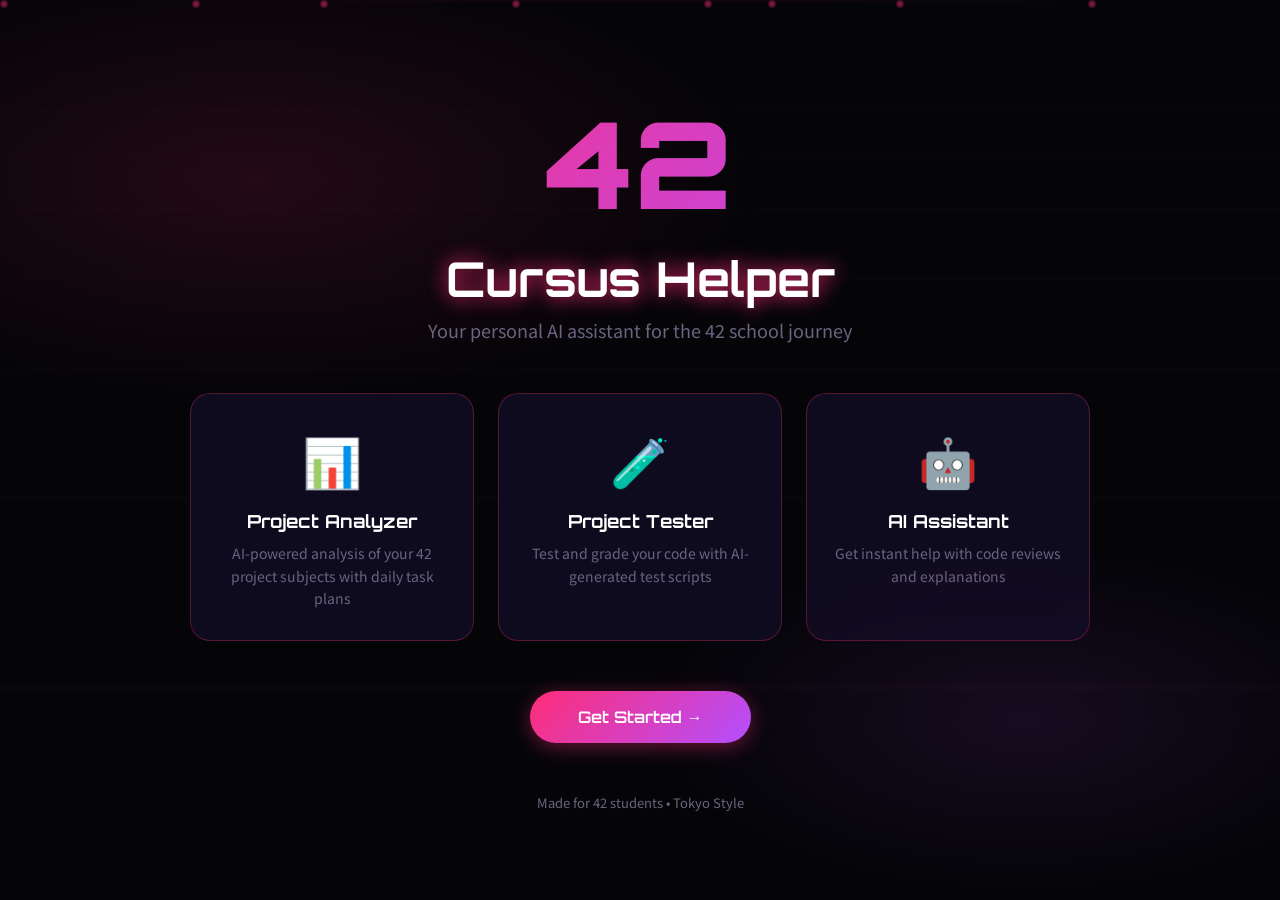
<file: up/42-helper/dashboard.html>
<!DOCTYPE html>
<html lang="en">
<head>
  <meta charset="UTF-8">
  <meta name="viewport" content="width=device-width, initial-scale=1.0">
  <title>Dashboard - 42 Assistant</title>
  <link rel="stylesheet" href="css/style.css">
  <link rel="stylesheet" href="css/components.css">
  <link rel="icon" type="image/svg+xml" href="favicon.svg">
</head>
<body>
  <div class="scanline"></div>
  
  <div class="sakura-petal"></div>
  <div class="sakura-petal"></div>
  <div class="sakura-petal"></div>
  <div class="sakura-petal"></div>
  <div class="sakura-petal"></div>

  <div class="watermark" style="top: 40px; left: 40px; transform: rotate(-10deg);">四十二</div>

  <!-- Post-it Note -->
  <div class="post-it-note" id="quotePostIt">
    <div class="post-it-content">
      <p class="post-it-quote">"The difference between a novice and a master is that the master has failed more times than the novice has even tried."</p>
      <div class="tape tape-top"></div>
    </div>
  </div>

  <!-- Tokyo Navigation -->
  <nav class="tokyo-nav">
    <a href="dashboard.html" class="nav-pill active" data-label="Dashboard">
      <svg width="22" height="22" viewBox="0 0 24 24" fill="none" stroke="currentColor" stroke-width="2">
        <rect x="3" y="3" width="7" height="7"/>
        <rect x="14" y="3" width="7" height="7"/>
        <rect x="14" y="14" width="7" height="7"/>
        <rect x="3" y="14" width="7" height="7"/>
      </svg>
    </a>
    <a href="ai-tools.html" class="nav-pill" data-label="AI Tools">
      <svg width="22" height="22" viewBox="0 0 24 24" fill="none" stroke="currentColor" stroke-width="2">
        <path d="M12 2L2 7l10 5 10-5-10-5z"/>
        <path d="M2 17l10 5 10-5"/>
        <path d="M2 12l10 5 10-5"/>
      </svg>
    </a>
    <a href="index.html" class="nav-pill" data-label="Sign Out" onclick="logout()">
      <svg width="22" height="22" viewBox="0 0 24 24" fill="none" stroke="currentColor" stroke-width="2">
        <path d="M9 21H5a2 2 0 0 1-2-2V5a2 2 0 0 1 2-2h4"/>
        <polyline points="16 17 21 12 16 7"/>
        <line x1="21" y1="12" x2="9" y2="12"/>
      </svg>
    </a>
  </nav>

  <div class="dashboard-page page-container">
    <!-- Hero Header -->
    <div class="hero-header">
      <div class="hero-glow"></div>
      <div class="hero-content">
        <div class="hero-top">
          <div class="user-profile">
            <img src="https://avatars.githubusercontent.com/u/185643713?v=4" alt="Avatar" class="avatar-img">
            <div class="user-info">
              <span class="badge">Home</span>
              <h1><span id="userName">Student</span></h1>
              <p class="date" id="currentDate"></p>
            </div>
          </div>
          <div class="level-badge">
            <span class="level-icon">⚔</span>
          </div>
        </div>
        
        <div class="hero-stats">
          <div class="stat-badge">
            <span class="stat-value" id="questsDone">0</span>
            <span class="stat-label">Projects Done</span>
          </div>
          <div class="stat-badge">
            <span class="stat-value" id="totalXP">0</span>
            <span class="stat-label">XP Points</span>
          </div>
          <div class="stat-badge">
            <span class="stat-value" id="dayStreak">1</span>
            <span class="stat-label">Day Streak</span>
          </div>
        </div>
      </div>
    </div>

    <!-- Progress Section -->
    <section class="progress-section">
      <div class="section-header">
        <h2 class="section-title">
          <span class="title-icon">🎯</span>
          42 School Progress
        </h2>
        <p class="section-subtitle">Track your journey through the curriculum</p>
      </div>
      
      <div class="progress-container">
        <div class="progress-card glass-card">
          <div class="progress-ring-container">
            <svg class="progress-ring" width="180" height="180">
              <circle class="bg" cx="90" cy="90" r="85"/>
              <circle class="progress" cx="90" cy="90" r="85" id="progressCircle"/>
            </svg>
            <div class="progress-content">
              <div class="progress-value" id="progressPercent">0%</div>
              <div class="progress-label">Curriculum Completed</div>
            </div>
          </div>
          
          <div class="progress-details">
            <div class="detail-row">
              <span class="detail-label">Total Projects</span>
              <span class="detail-value" id="projectsCount">0/13</span>
            </div>
            <div class="detail-row">
              <span class="detail-label">Current Rank</span>
              <span class="detail-value rank-text" id="currentRank">Beginner</span>
            </div>
          </div>
        </div>

        <div class="projects-list glass-card">
          <h3 class="projects-title">Project Status</h3>
          <div class="projects-grid" id="projectsGrid">
            <!-- Projects will be populated by JS -->
          </div>
        </div>
      </div>
    </section>

    <!-- AI Tools Quick Access -->
    <section class="tools-section">
      <div class="section-header">
        <h2 class="section-title">
          <span class="title-icon">⚡</span>
          AI Tools Hub
        </h2>
        <p class="section-subtitle">Your intelligent assistants await</p>
      </div>
      
      <div class="tools-grid">
        <div class="tool-card glass-card" onclick="window.location.href='ai-tools.html'">
          <div class="card-glow"></div>
          <div class="tool-header">
            <div class="tool-icon-wrapper">
              <div class="tool-icon">🤖</div>
              <div class="live-indicator">
                <span class="pulse"></span>
                <span>Online</span>
              </div>
            </div>
            <span class="rank-badge rank-s">S-Tier</span>
          </div>
          <div class="tool-body">
            <h3 class="tool-title">AI Tools Hub</h3>
            <p class="tool-desc">All AI tools in one consolidated hub</p>
            <div class="tool-stats" id="toolsHubStats">-</div>
          </div>
          <div class="tool-footer">
            <p class="tool-usage">Access AI Assistant, Project Analyzer, Tester & Code Review</p>
            <button class="btn-primary launch-btn">
              <span>Open Hub</span>
              <svg width="16" height="16" viewBox="0 0 24 24" fill="none" stroke="currentColor" stroke-width="2">
                <line x1="5" y1="12" x2="19" y2="12"/>
                <polyline points="12 5 19 12 12 19"/>
              </svg>
            </button>
          </div>
        </div>
      </div>
    </section>

    <!-- System Message -->
    <section class="system-section">
      <div class="system-card glass-card">
        <div class="system-header">
          <span class="system-icon">💡</span>
          <h3>Pro Tip</h3>
        </div>
        <p class="system-text">Use the AI Tools Hub to streamline your workflow. The Project Analyzer can break down complex subjects into daily tasks, while the AI Assistant is always ready to help with norminette errors or debugging challenges.</p>
      </div>
    </section>
  </div>

  <script src="js/config.js"></script>
  <script src="js/storage.js"></script>
  <script src="js/utils.js"></script>
  <script>
    document.addEventListener("DOMContentLoaded", function() {
      if (!checkAuth()) return;
      
      const user = getUser();
      document.getElementById('userName').textContent = user.login;
      
      updateDate();
      loadStats();
      loadProjects();
      animateProgress();
      observeCards();
    });

    function updateDate() {
      const now = new Date();
      const options = { weekday: 'long', year: 'numeric', month: 'long', day: 'numeric', hour: '2-digit', minute: '2-digit' };
      document.getElementById('currentDate').textContent = now.toLocaleDateString('en-US', options);
    }

    function loadStats() {
      const user = getUser();
      const completed = JSON.parse(localStorage.getItem('projects_completed') || '[]');
      const loginDate = user?.loginDate || Date.now();
      const days = Math.max(1, Math.floor((Date.now() - loginDate) / (1000 * 60 * 60 * 24)));
      
      const xpValues = {
        'libft': 375, 'ft_printf': 490, 'get_next_line': 420, 'born2beroot': 350,
        'so_long': 350, 'push_swap': 475, 'pipex': 350, 'minitalk': 350,
        'minishell': 490, 'philosophers': 420, 'netpractice': 300,
        'cub3d': 490, 'inception': 490
      };
      
      let totalXP = 0;
      completed.forEach(p => {
        if (xpValues[p.id]) totalXP += xpValues[p.id];
      });
      
      // Animate values
      animateValue('questsDone', 0, completed.length, 1200);
      animateValue('totalXP', 0, totalXP, 1500);
      animateValue('dayStreak', 0, days, 1000);
      
      // Update tools stats
      const analyzerUses = parseInt(localStorage.getItem('analyzer_uses') || '0');
      const testerUses = parseInt(localStorage.getItem('tester_uses') || '0');
      const chatMessages = parseInt(localStorage.getItem('chat_messages') || '0');
      const codeReviews = parseInt(localStorage.getItem('code_reviews') || '0');
      
      if (document.getElementById('toolsHubStats')) {
        const totalToolUses = analyzerUses + testerUses + chatMessages + codeReviews;
        document.getElementById('toolsHubStats').textContent = `${totalToolUses} total uses`;
      }
      document.getElementById('toolsUsed').textContent = analyzerUses + testerUses + chatMessages + codeReviews;
    }

    function animateProgress() {
      const completed = JSON.parse(localStorage.getItem('projects_completed') || '[]');
      const totalProjects = 13; // 42 curriculum core projects
      const percent = Math.round((completed.length / totalProjects) * 100);
      
      // Animate the circular progress
      setTimeout(() => {
        document.getElementById('progressPercent').textContent = percent + '%';
        updateProgressCircle(percent);
      }, 500);
      
      // Animate the progress text
      animateValue('projectsCount', 0, completed.length, 1500, totalProjects);
    }

    function updateProgressCircle(percent) {
      const circle = document.getElementById('progressCircle');
      const radius = 85;
      const circumference = 2 * Math.PI * radius;
      const offset = circumference - (percent / 100) * circumference;
      
      circle.style.strokeDasharray = `${circumference} ${circumference}`;
      circle.style.strokeDashoffset = circumference;
      circle.style.transition = 'stroke-dashoffset 2s cubic-bezier(0.175, 0.885, 0.32, 1.275)';
      
      setTimeout(() => {
        circle.style.strokeDashoffset = offset;
      }, 100);
    }

    function loadProjects() {
      const completed = JSON.parse(localStorage.getItem('projects_completed') || '[]');
      const completedIds = completed.map(p => p.id);
      
      const projects = [
        { id: 'libft', name: 'libft', icon: '📚', status: 'completed' },
        { id: 'ft_printf', name: 'ft_printf', icon: '🖨️', status: 'completed' },
        { id: 'get_next_line', name: 'get_next_line', icon: '📄', status: 'in-progress' },
        { id: 'born2beroot', name: 'born2beroot', icon: '🌱', status: 'pending' },
        { id: 'so_long', name: 'so_long', icon: '🎮', status: 'pending' },
        { id: 'push_swap', name: 'push_swap', icon: '🔄', status: 'pending' },
        { id: 'pipex', name: 'pipex', icon: '🔧', status: 'pending' },
        { id: 'minitalk', name: 'minitalk', icon: '💬', status: 'pending' },
        { id: 'minishell', name: 'minishell', icon: '🐚', status: 'pending' },
        { id: 'philosophers', name: 'philosophers', icon: '🍽️', status: 'pending' },
        { id: 'netpractice', name: 'netpractice', icon: '🌐', status: 'pending' },
        { id: 'cub3d', name: 'cub3d', icon: '🎯', status: 'pending' },
        { id: 'inception', name: 'inception', icon: '🎬', status: 'pending' }
      ];
      
      const grid = document.getElementById('projectsGrid');
      grid.innerHTML = '';
      
      projects.forEach(project => {
        const isCompleted = completedIds.includes(project.id);
        const item = document.createElement('div');
        item.className = `project-item ${isCompleted ? 'completed' : project.status}`;
        item.innerHTML = `
          <div class="status-dot ${isCompleted ? 'clear' : project.status}"></div>
          <span class="project-icon">${project.icon}</span>
          <span class="project-name">${project.name}</span>
          <span class="project-status ${isCompleted ? 'clear' : project.status}">
            ${isCompleted ? '✓ Done' : project.status === 'in-progress' ? 'In Progress' : 'Locked'}
          </span>
        `;
        grid.appendChild(item);
      });
    }

    function logout() {
      clearData();
      window.location.href = 'index.html';
    }

    function animateValue(id, start, end, duration, suffix = '') {
      const el = document.getElementById(id);
      if (!el) return;
      const range = end - start;
      const startTime = performance.now();
      
      function update(currentTime) {
        const elapsed = currentTime - startTime;
        const progress = Math.min(elapsed / duration, 1);
        const easeOut = 1 - Math.pow(1 - progress, 3);
        const current = Math.floor(start + range * easeOut);
        el.textContent = current + (suffix || '');
        
        if (progress < 1) {
          requestAnimationFrame(update);
        }
      }
      
      requestAnimationFrame(update);
    }

    function observeCards() {
      const observer = new IntersectionObserver((entries) => {
        entries.forEach(entry => {
          if (entry.isIntersecting) {
            entry.target.style.opacity = '1';
            entry.target.style.transform = 'translateY(0)';
          }
        });
      }, { threshold: 0.1 });
      
      document.querySelectorAll('.glass-card, .tool-card').forEach(card => {
        card.style.opacity = '0';
        card.style.transform = 'translateY(30px)';
        card.style.transition = 'opacity 0.6s ease, transform 0.6s ease';
        observer.observe(card);
      });
    }
  </script>

  <style>
    /* Hero Header */
    .hero-header {
      position: relative;
      margin-bottom: 50px;
      padding: 40px;
      background: linear-gradient(135deg, rgba(255,45,120,0.12) 0%, rgba(180,79,255,0.1) 50%, rgba(0,240,255,0.08) 100%);
      border-radius: 28px;
      overflow: hidden;
      border: 1px solid rgba(255,45,120,0.2);
    }

    .hero-glow {
      position: absolute;
      top: -50%;
      right: -30%;
      width: 400px;
      height: 400px;
      background: radial-gradient(circle, rgba(255,45,120,0.15) 0%, transparent 70%);
      filter: blur(60px);
      pointer-events: none;
    }

    .hero-content {
      position: relative;
      z-index: 1;
    }

    .hero-top {
      display: flex;
      justify-content: space-between;
      align-items: center;
      margin-bottom: 30px;
      flex-wrap: wrap;
      gap: 20px;
    }

    .user-profile {
      display: flex;
      align-items: center;
      gap: 16px;
    }

    .user-profile .avatar-img {
      width: 72px;
      height: 72px;
      border-radius: 20px;
      border: 3px solid var(--neon-pink);
      box-shadow: 0 0 25px rgba(255,45,120,0.5);
      object-fit: cover;
      transition: transform 0.3s ease;
    }

    .user-profile .avatar-img:hover {
      transform: scale(1.05) rotate(3deg);
    }

    .user-info {
      flex: 1;
    }

    .user-info .badge {
      display: inline-block;
      padding: 6px 16px;
      background: linear-gradient(135deg, var(--neon-pink), var(--neon-purple));
      border-radius: 50px;
      font-family: 'Orbitron', sans-serif;
      font-size: 11px;
      font-weight: 600;
      letter-spacing: 0.1em;
      color: white;
      margin-bottom: 8px;
      box-shadow: 0 4px 15px rgba(255,45,120,0.4);
    }

    .user-info h1 {
      font-size: 28px;
      margin-bottom: 6px;
      background: linear-gradient(135deg, #fff, var(--text-secondary));
      -webkit-background-clip: text;
      -webkit-text-fill-color: transparent;
      background-clip: text;
    }

    .user-info .date {
      font-size: 13px;
      color: var(--text-muted);
    }

    .level-badge {
      display: flex;
      align-items: center;
      gap: 8px;
      padding: 10px 20px;
      background: linear-gradient(135deg, var(--neon-purple), var(--neon-pink));
      border-radius: 50px;
      font-family: 'Orbitron', sans-serif;
      font-size: 14px;
      font-weight: 700;
      color: white;
      box-shadow: 0 4px 20px rgba(180,79,255,0.5);
      animation: tokyoDrift 4s ease-in-out infinite;
    }

    .level-icon {
      font-size: 18px;
    }

    .hero-stats {
      display: grid;
      grid-template-columns: repeat(3, 1fr);
      gap: 16px;
    }

    .stat-badge {
      display: flex;
      flex-direction: column;
      align-items: center;
      padding: 20px;
      background: rgba(20,15,40,0.6);
      border: 1px solid rgba(255,45,120,0.15);
      border-radius: 16px;
      backdrop-filter: blur(10px);
      transition: all 0.3s ease;
    }

    .stat-badge:hover {
      background: rgba(255,45,120,0.1);
      border-color: var(--neon-pink);
      transform: translateY(-3px);
    }

    .stat-badge .stat-value {
      font-family: 'Orbitron', sans-serif;
      font-size: 24px;
      font-weight: 700;
      color: var(--neon-pink);
      text-shadow: 0 0 10px rgba(255,45,120,0.5);
    }

    .stat-badge .stat-label {
      font-size: 11px;
      color: var(--text-muted);
      text-transform: uppercase;
      letter-spacing: 0.05em;
      margin-top: 4px;
    }

    /* Section Headers */
    .section-header {
      margin-bottom: 24px;
    }

    .section-title {
      display: flex;
      align-items: center;
      gap: 12px;
      font-size: 20px;
      margin-bottom: 6px;
      color: var(--text-primary);
    }

    .title-icon {
      font-size: 24px;
    }

    .section-subtitle {
      font-size: 13px;
      color: var(--text-muted);
      margin-left: 38px;
    }

    /* Progress Section */
    .progress-section {
      margin-bottom: 50px;
    }

    .progress-container {
      display: grid;
      grid-template-columns: 1fr 2fr;
      gap: 24px;
    }

    .progress-card {
      padding: 30px;
      display: flex;
      flex-direction: column;
      align-items: center;
      justify-content: center;
    }

    .progress-ring-container {
      position: relative;
      width: 180px;
      height: 180px;
      margin-bottom: 20px;
    }

    .progress-ring {
      width: 100%;
      height: 100%;
      transform: rotate(-90deg);
    }

    .progress-ring .bg {
      stroke: rgba(255,255,255,0.1);
    }

    .progress-ring .progress {
      stroke: var(--neon-pink);
      stroke-dasharray: 534;
      stroke-dashoffset: 534;
      transition: stroke-dashoffset 2s cubic-bezier(0.175, 0.885, 0.32, 1.275);
      filter: drop-shadow(0 0 8px var(--neon-pink));
    }

    .progress-content {
      position: absolute;
      top: 50%;
      left: 50%;
      transform: translate(-50%, -50%);
      text-align: center;
    }

    .progress-value {
      font-family: 'Orbitron', sans-serif;
      font-size: 32px;
      font-weight: 700;
      color: var(--neon-pink);
      text-shadow: 0 0 15px rgba(255,45,120,0.6);
    }

    .progress-label {
      font-size: 12px;
      color: var(--text-muted);
      margin-top: 4px;
    }

    .progress-details {
      width: 100%;
      margin-top: 20px;
    }

    .detail-row {
      display: flex;
      justify-content: space-between;
      padding: 12px 0;
      border-bottom: 1px solid rgba(255,45,120,0.15);
    }

    .detail-row:last-child {
      border-bottom: none;
    }

    .detail-label {
      color: var(--text-secondary);
      font-size: 14px;
    }

    .detail-value {
      font-family: 'Orbitron', sans-serif;
      font-weight: 600;
      color: var(--neon-pink);
      font-size: 14px;
    }

    .rank-text {
      color: var(--neon-purple);
    }

    /* Projects List */
    .projects-list {
      padding: 28px;
      display: flex;
      flex-direction: column;
    }

    .projects-title {
      font-size: 18px;
      margin-bottom: 20px;
      color: var(--text-primary);
    }

    .projects-grid {
      display: flex;
      flex-direction: column;
      gap: 10px;
      max-height: 400px;
      overflow-y: auto;
      padding-right: 10px;
    }

    .project-item {
      display: flex;
      align-items: center;
      gap: 12px;
      padding: 14px 16px;
      background: rgba(255,45,120,0.06);
      border: 1px solid rgba(255,45,120,0.12);
      border-radius: 12px;
      transition: all 0.3s ease;
      cursor: pointer;
    }

    .project-item:hover {
      background: rgba(255,45,120,0.12);
      border-color: var(--neon-pink);
      transform: translateX(6px);
      box-shadow: 0 4px 20px rgba(255,45,120,0.15);
    }

    .project-item.completed {
      border-color: rgba(6, 214, 160, 0.3);
      background: rgba(6, 214, 160, 0.06);
    }

    .project-item.completed:hover {
      border-color: #06d6a0;
      box-shadow: 0 4px 20px rgba(6, 214, 160, 0.15);
    }

    .project-item.in-progress {
      border-color: rgba(180, 79, 255, 0.3);
      background: rgba(180, 79, 255, 0.06);
    }

    .project-item.in-progress:hover {
      border-color: var(--neon-purple);
      box-shadow: 0 4px 20px rgba(180, 79, 255, 0.15);
    }

    .status-dot {
      width: 10px;
      height: 10px;
      border-radius: 50%;
      flex-shrink: 0;
    }

    .status-dot.clear {
      background: #06d6a0;
      box-shadow: 0 0 10px #06d6a0;
    }

    .status-dot.in-progress {
      background: transparent;
      border: 2px solid var(--neon-purple);
      animation: pulse 2s infinite;
    }

    .status-dot.pending {
      background: var(--text-muted);
    }

    .project-icon {
      font-size: 20px;
    }

    .project-name {
      flex: 1;
      font-size: 14px;
      font-weight: 500;
      color: var(--text-primary);
      font-family: 'Orbitron', sans-serif;
    }

    .project-status {
      font-size: 11px;
      padding: 4px 10px;
      border-radius: 20px;
      font-weight: 600;
    }

    .project-status.clear {
      background: rgba(6, 214, 160, 0.2);
      color: #06d6a0;
    }

    .project-status.in-progress {
      background: rgba(180, 79, 255, 0.2);
      color: var(--neon-purple);
    }

    .project-status.pending {
      background: rgba(107, 100, 128, 0.2);
      color: var(--text-muted);
    }

    /* Tools Grid */
    .tools-grid {
      display: grid;
      grid-template-columns: 1fr;
      gap: 24px;
      margin-bottom: 20px;
    }

    .tool-card {
      position: relative;
      padding: 30px;
      display: flex;
      flex-direction: column;
      transition: all 0.4s cubic-bezier(0.175, 0.885, 0.32, 1.275);
      overflow: hidden;
      border: 1px solid rgba(255,45,120,0.2);
    }

    .card-glow {
      position: absolute;
      top: 0;
      left: 0;
      width: 100%;
      height: 100%;
      background: radial-gradient(circle at 50% 0%, rgba(255,45,120,0.1) 0%, transparent 60%);
      opacity: 0;
      transition: opacity 0.4s ease;
      pointer-events: none;
    }

    .tool-card:hover {
      transform: translateY(-8px) scale(1.01);
      border-color: var(--neon-pink);
      box-shadow: 
        0 20px 60px rgba(255,45,120,0.25),
        0 0 40px rgba(255,45,120,0.15),
        inset 0 1px 0 rgba(255,255,255,0.08);
    }

    .tool-card:hover .card-glow {
      opacity: 1;
    }

    .tool-header {
      display: flex;
      justify-content: space-between;
      align-items: flex-start;
      margin-bottom: 20px;
    }

    .tool-icon-wrapper {
      display: flex;
      align-items: center;
      gap: 12px;
    }

    .tool-icon {
      width: 60px;
      height: 60px;
      border-radius: 16px;
      display: flex;
      align-items: center;
      justify-content: center;
      font-size: 28px;
      background: linear-gradient(135deg, var(--neon-yellow), #ffd700);
      box-shadow: 0 8px 25px rgba(255,230,0,0.4);
      transition: all 0.3s ease;
    }

    .tool-card:hover .tool-icon {
      transform: scale(1.1) rotate(5deg);
    }

    .live-indicator {
      display: flex;
      align-items: center;
      gap: 6px;
      font-size: 11px;
      color: var(--neon-yellow);
      font-weight: 500;
      padding: 4px 10px;
      background: rgba(255, 230, 0, 0.1);
      border-radius: 20px;
      border: 1px solid rgba(255, 230, 0, 0.2);
    }

    .pulse {
      width: 6px;
      height: 6px;
      background: currentColor;
      border-radius: 50%;
      animation: pulseLive 2s ease-in-out infinite;
    }

    @keyframes pulseLive {
      0%, 100% { opacity: 1; transform: scale(1); }
      50% { opacity: 0.5; transform: scale(1.2); }
    }

    .tool-body {
      flex: 1;
      margin-bottom: 16px;
    }

    .tool-title {
      font-family: 'Orbitron', sans-serif;
      font-size: 20px;
      font-weight: 700;
      color: var(--text-primary);
      margin-bottom: 6px;
      display: flex;
      align-items: center;
      gap: 10px;
    }

    .tool-desc {
      color: var(--text-secondary);
      font-size: 14px;
      line-height: 1.5;
      margin-bottom: 8px;
    }

    .tool-stats {
      font-size: 12px;
      color: var(--neon-blue);
      font-family: 'Share Tech Mono', monospace;
      background: rgba(0,240,255,0.1);
      padding: 4px 10px;
      border-radius: 4px;
      display: inline-block;
    }

    .tool-footer {
      border-top: 1px solid rgba(255,45,120,0.15);
      padding-top: 16px;
    }

    .tool-usage {
      color: var(--text-muted);
      font-size: 13px;
      line-height: 1.5;
      margin-bottom: 14px;
    }

    .launch-btn {
      width: auto;
      display: flex;
      align-items: center;
      justify-content: center;
      gap: 8px;
      padding: 12px 24px;
      position: relative;
      overflow: hidden;
    }

    .launch-btn::before {
      content: '';
      position: absolute;
      top: 0;
      left: -100%;
      width: 100%;
      height: 100%;
      background: linear-gradient(90deg, transparent, rgba(255,255,255,0.2), transparent);
      transition: left 0.5s ease;
    }

    .launch-btn:hover::before {
      left: 100%;
    }

    /* System Section */
    .system-section {
      margin-top: 50px;
    }

    .system-card {
      padding: 30px;
      border-left: 4px solid var(--neon-pink);
    }

    .system-header {
      display: flex;
      align-items: center;
      gap: 12px;
      margin-bottom: 12px;
    }

    .system-icon {
      font-size: 28px;
    }

    .system-header h3 {
      font-size: 18px;
      color: var(--text-primary);
    }

    .system-text {
      color: var(--text-secondary);
      font-size: 14px;
      line-height: 1.7;
    }

    /* Stats Grid for Top Stats */
    .stats-grid {
      display: grid;
      grid-template-columns: repeat(auto-fit, minmax(180px, 1fr));
      gap: 16px;
      margin-bottom: 50px;
    }

    .stat-card {
      padding: 24px;
      display: flex;
      flex-direction: column;
      align-items: center;
      text-align: center;
      transition: all 0.3s ease;
    }

    .stat-card:hover {
      transform: translateY(-5px);
      box-shadow: 0 12px 30px rgba(255,45,120,0.2);
    }

    .stat-icon {
      font-size: 32px;
      margin-bottom: 12px;
    }

    .stat-card .stat-value {
      font-family: 'Orbitron', sans-serif;
      font-size: 28px;
      font-weight: 700;
      color: var(--neon-pink);
      text-shadow: 0 0 10px rgba(255,45,120,0.5);
      margin-bottom: 4px;
    }

    .stat-card .stat-label {
      font-size: 12px;
      color: var(--text-muted);
      text-transform: uppercase;
      letter-spacing: 0.05em;
    }

    /* Ranks */
    .rank-badge {
      padding: 4px 12px;
      border-radius: 6px;
      font-family: 'Orbitron', sans-serif;
      font-size: 10px;
      font-weight: 700;
      letter-spacing: 0.05em;
      backdrop-filter: blur(10px);
    }

    .rank-s {
      background: linear-gradient(135deg, var(--neon-yellow), #ffd700);
      color: #000;
      box-shadow: 0 0 15px rgba(255,230,0,0.4);
    }

    .rank-a {
      background: linear-gradient(135deg, var(--neon-purple), var(--neon-pink));
      color: white;
      box-shadow: 0 0 15px rgba(180,79,255,0.4);
    }

    .rank-b {
      background: linear-gradient(135deg, var(--neon-blue), #00aaff);
      color: white;
      box-shadow: 0 0 15px rgba(0,240,255,0.4);
    }

    /* Responsive */
    @media (max-width: 768px) {
      .hero-header {
        padding: 24px;
      }

      .hero-top {
        flex-direction: column;
        align-items: flex-start;
      }

      .user-profile .avatar-img {
        width: 56px;
        height: 56px;
      }

      .user-info h1 {
        font-size: 24px;
      }

      .hero-stats {
        grid-template-columns: repeat(2, 1fr);
        gap: 12px;
      }

      .stat-badge {
        padding: 16px;
      }

      .stat-badge .stat-value {
        font-size: 20px;
      }

      .progress-container {
        grid-template-columns: 1fr;
      }

      .tools-grid {
        grid-template-columns: 1fr;
      }

      .stats-grid {
        grid-template-columns: repeat(2, 1fr);
        gap: 12px;
      }

      .stat-card .stat-value {
        font-size: 24px;
      }
    }

    @media (max-width: 480px) {
      .stats-grid {
        grid-template-columns: 1fr;
      }
      
      .hero-stats {
        grid-template-columns: 1fr;
      }
    }

    /* Post-it adjustments */
    @media (max-width: 1024px) {
      .dashboard-page .post-it-note {
        transform: rotate(0);
      }
    }
  </style>
</body>
</html>
</file>
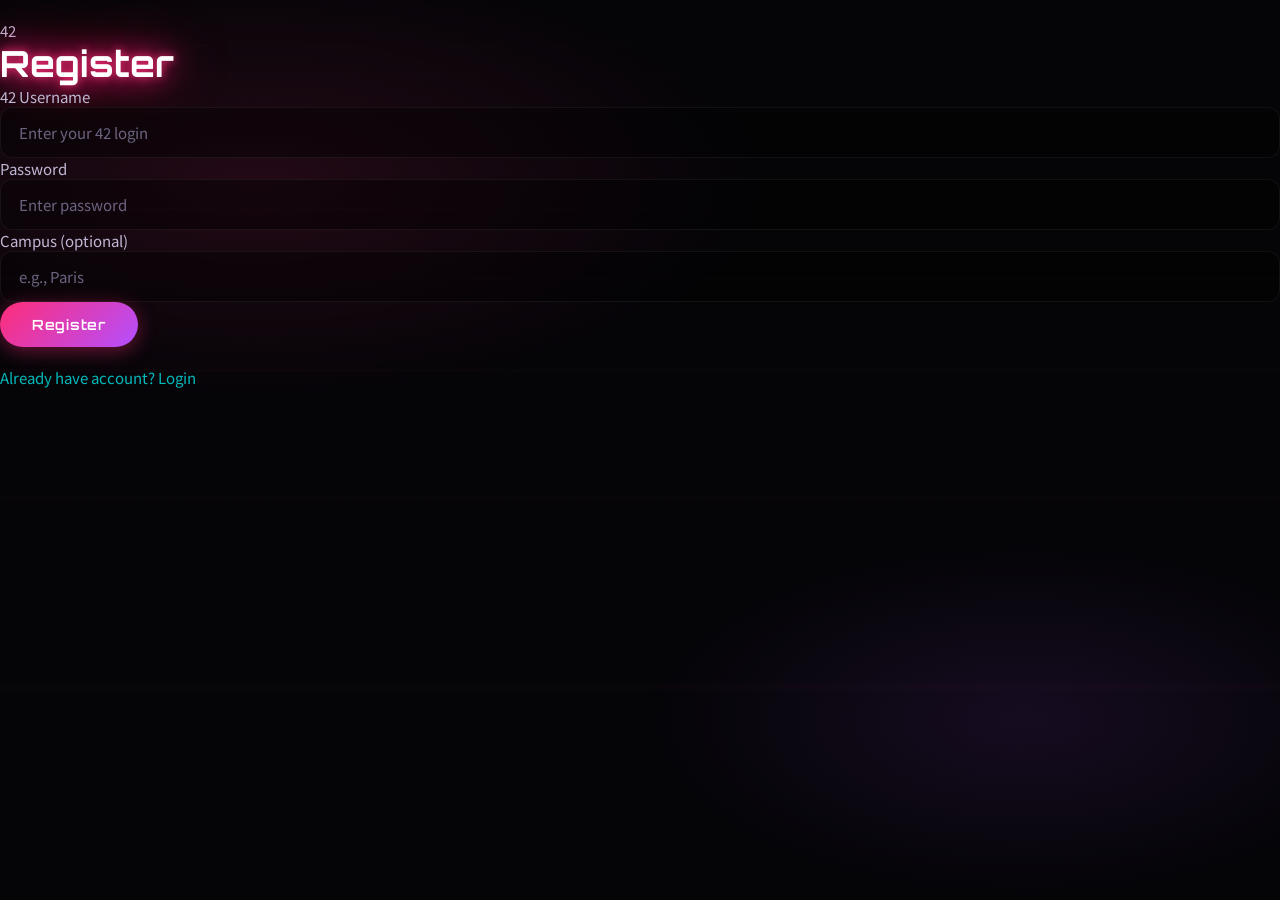
<file: up/42-helper/register.html>
<!DOCTYPE html>
<html lang="en">
<head>
  <meta charset="UTF-8">
  <meta name="viewport" content="width=device-width, initial-scale=1.0">
   <title>Register</title>
   <link rel="stylesheet" href="css/style.css">
   <link rel="icon" type="image/svg+xml" href="favicon.svg">
</head>
<body>
      <div class="header-nav">
      </div>
     <div class="landing-container">
     <div class="landing-content">
       <div class="landing-logo">42</div>
       <h1 class="landing-title">Register</h1>
      
      <form id="registerForm" class="landing-form">
        <div class="form-group">
          <label class="form-label">42 Username</label>
          <input type="text" id="usernameInput" class="form-input" placeholder="Enter your 42 login" required>
        </div>
        <div class="form-group">
          <label class="form-label">Password</label>
          <input type="password" id="passwordInput" class="form-input" placeholder="Enter password" required>
        </div>
        <div class="form-group">
          <label class="form-label">Campus (optional)</label>
          <input type="text" id="campusInput" class="form-input" placeholder="e.g., Paris">
        </div>
        <button type="submit" class="btn btn-primary">Register</button>
      </form>
      <p id="message" style="margin-top:20px;"></p>
      <a href="index.html" style="display:block;margin-top:20px;color:#00babc;">Already have account? Login</a>
    </div>
  </div>
  
  <script>
    document.getElementById('registerForm').addEventListener('submit', async function(e) {
      e.preventDefault();
      
      const formData = new FormData();
      formData.append('action', 'register');
      formData.append('username', document.getElementById('usernameInput').value.trim());
      formData.append('password', document.getElementById('passwordInput').value);
      formData.append('owner', document.getElementById('campusInput').value.trim());

      try {
        const response = await fetch('api.php', {
          method: 'POST',
          headers: {
            'X-App-Key': '84c3e776abf5d733612e048591875f555a303b8ffd456a2f263466125be8d601',
            'X-App-Owner': 'RgNEGfrkmv',
            'X-App-Version': '1.0'
          },
          body: formData
        });
        
        const result = await response.json();
        const msg = document.getElementById('message');
        msg.textContent = result.message;
        msg.style.color = result.success ? '#00ff00' : '#ff0000';
        
        if (result.success) {
          setTimeout(() => window.location.href = 'index.html', 1500);
        }
      } catch (error) {
        document.getElementById('message').textContent = 'Connection error';
        document.getElementById('message').style.color = '#ff0000';
      }
    });
  </script>
</body>
</html>
</file>
<file: up/42-helper/css/style.css>
@import url('https://fonts.googleapis.com/css2?family=Orbitron:wght@400;500;600;700;800;900&family=Noto+Sans+JP:wght@300;400;500;700&family=Share+Tech+Mono&family=Kalam:wght@300;400;700&display=swap');

:root {
  --bg-void: #050508;
  --bg-deep: #0d0b1a;
  --bg-card: #13102a;
  --bg-glass: rgba(20,15,40,0.7);
  --neon-pink: #ff2d78;
  --neon-purple: #b44fff;
  --neon-blue: #00f0ff;
  --neon-yellow: #ffe600;
  --text-primary: #ffffff;
  --text-secondary: #c0b8d4;
  --text-muted: #6b6480;
  --border-glow: rgba(255,45,120,0.3);
  --border-subtle: rgba(255,255,255,0.06);
}

* {
  margin: 0;
  padding: 0;
  box-sizing: border-box;
}

html {
  scroll-behavior: smooth;
}

body {
  font-family: 'Noto Sans JP', sans-serif;
  font-size: 15px;
  background: var(--bg-void);
  color: var(--text-secondary);
  min-height: 100vh;
  position: relative;
  overflow-x: hidden;
}

body::before {
  content: '';
  position: fixed;
  top: 0;
  left: 0;
  width: 100%;
  height: 100%;
   background: 
     radial-gradient(ellipse 80% 50% at 20% 20%, rgba(255,45,120,0.12) 0%, transparent 50%),
     radial-gradient(ellipse 60% 40% at 80% 80%, rgba(180,79,255,0.1) 0%, transparent 50%);
   pointer-events: none;
   z-index: -2;
 }

 /* ============================
    POST-IT NOTE
    ============================ */
 .post-it-note {
   position: fixed;
   top: 120px;
   right: 40px;
   width: 280px;
   max-width: calc(100vw - 80px);
   z-index: 100;
   transform: rotate(-3deg);
   animation: postItFloat 6s ease-in-out infinite;
   pointer-events: auto;
   transition: transform 0.3s ease;
 }

 .post-it-note:hover {
   transform: rotate(0deg) scale(1.02);
 }

 @keyframes postItFloat {
   0%, 100% { transform: rotate(-3deg) translateY(0); }
   50% { transform: rotate(-2deg) translateY(-10px); }
 }

 .post-it-note:hover {
   animation: none;
 }

  .post-it-content {
    background: linear-gradient(135deg, #fff9c4 0%, #fff176 100%);
    padding: 24px 20px;
    padding-top: 30px;
    border-radius: 2px;
    box-shadow: 
      0 4px 12px rgba(0,0,0,0.3),
      0 8px 24px rgba(0,0,0,0.2),
      inset 0 0 60px rgba(0,0,0,0.05),
      inset 0 -40px 40px -40px rgba(0,0,0,0.1);
    position: relative;
    transform: perspective(1000px) rotateX(2deg);
    font-family: 'Kalam', cursive;
    border: 1px solid rgba(0,0,0,0.05);
    transform-origin: top center;
    background-image: 
      linear-gradient(135deg, #fff9c4 0%, #fff176 100%),
      url("data:image/svg+xml,%3Csvg viewBox='0 0 200 200' xmlns='http://www.w3.org/2000/svg'%3E%3Cfilter id='noiseFilter'%3E%3CfeTurbulence type='fractalNoise' baseFrequency='0.9' numOctaves='4' stitchTiles='stitch'/%3E%3C/filter%3E%3Crect width='100%25' height='100%25' filter='url(%23noiseFilter)'/%3E%3C/svg%3E");
    background-blend-mode: multiply;
    background-size: 200px, 100px;
    opacity: 0.98;
  }

  .post-it-note:hover .post-it-content {
    transform: perspective(1000px) rotateX(0deg) translateZ(20px);
  }

 .tape {
   position: absolute;
   width: 80px;
   height: 28px;
   left: 50%;
   transform: translateX(-50%);
   background: linear-gradient(180deg, 
     rgba(255,255,255,0.95) 0%, 
     rgba(240,240,240,0.9) 50%, 
     rgba(220,220,220,0.85) 100%);
   border-radius: 2px;
   box-shadow: 
     0 1px 4px rgba(0,0,0,0.2),
     inset 0 1px 0 rgba(255,255,255,0.7);
   opacity: 0.8;
 }

 .tape-top {
   top: -12px;
 }

 .tape-top::before {
   content: '';
   position: absolute;
   top: 0;
   left: 10%;
   width: 80%;
   height: 1px;
   background: rgba(0,0,0,0.1);
 }

 .post-it-quote {
   font-size: 13px;
   line-height: 1.6;
   color: #333;
   text-align: center;
   font-style: italic;
   margin: 10px 0;
   text-shadow: 1px 1px 0 rgba(255,255,0,0.3);
 }

  @media (max-width: 1024px) {
    .post-it-note {
      position: relative;
      top: auto;
      right: auto;
      transform: rotate(0);
      margin: 20px auto;
      width: 100%;
      max-width: 400px;
    }

    .post-it-note:hover {
      transform: rotate(0) scale(1);
    }

    @keyframes postItFloat {
      0%, 100% { transform: rotate(0) translateY(0); }
      50% { transform: rotate(0) translateY(-5px); }
     }
   }

 body::after {
  content: '';
  position: fixed;
  top: 0;
  left: 0;
  width: 100%;
  height: 200%;
  background: repeating-linear-gradient(
    0deg,
    transparent 0px,
    transparent 40px,
    rgba(255,45,120,0.03) 40px,
    rgba(255,45,120,0.03) 41px
  );
  animation: gridPulse 4s ease-in-out infinite alternate;
  pointer-events: none;
  z-index: -1;
  transform: perspective(500px) rotateX(60deg);
  transform-origin: center top;
  opacity: 0.5;
}

@keyframes gridPulse {
  0% { opacity: 0.5; }
  100% { opacity: 0.8; }
}

.scanline {
  position: fixed;
  top: 0;
  left: 0;
  width: 100%;
  height: 2px;
  background: linear-gradient(90deg, transparent, rgba(255,45,120,0.05), transparent);
  animation: scanline 6s linear infinite;
  pointer-events: none;
  z-index: 9999;
}

@keyframes scanline {
  0% { top: -2px; }
  100% { top: 100%; }
}

.sakura-petal {
  position: fixed;
  width: 8px;
  height: 8px;
  background: radial-gradient(circle, rgba(255,45,120,0.6), transparent);
  border-radius: 50%;
  pointer-events: none;
  z-index: -1;
  animation: sakuraFall linear infinite;
}

.sakura-petal:nth-child(1) { left: 10%; animation-duration: 10s; animation-delay: 0s; }
.sakura-petal:nth-child(2) { left: 25%; animation-duration: 12s; animation-delay: 2s; }
.sakura-petal:nth-child(3) { left: 40%; animation-duration: 9s; animation-delay: 4s; }
.sakura-petal:nth-child(4) { left: 55%; animation-duration: 11s; animation-delay: 1s; }
.sakura-petal:nth-child(5) { left: 70%; animation-duration: 13s; animation-delay: 3s; }
.sakura-petal:nth-child(6) { left: 85%; animation-duration: 10s; animation-delay: 5s; }
.sakura-petal:nth-child(7) { left: 15%; animation-duration: 8s; animation-delay: 2s; }
.sakura-petal:nth-child(8) { left: 60%; animation-duration: 12s; animation-delay: 6s; }

@keyframes sakuraFall {
  0% { top: -10px; transform: rotate(0deg) translateX(0); opacity: 0; }
  10% { opacity: 0.8; }
  90% { opacity: 0.4; }
  100% { top: 110%; transform: rotate(360deg) translateX(30px); opacity: 0; }
}

.watermark {
  position: fixed;
  font-family: 'Orbitron', sans-serif;
  font-size: 120px;
  font-weight: 900;
  color: rgba(255,45,120,0.04);
  pointer-events: none;
  z-index: 0;
  user-select: none;
}

h1, h2, h3, h4, h5, h6 {
  font-family: 'Orbitron', sans-serif;
  font-weight: 700;
  color: var(--text-primary);
}

h1 {
  font-size: 36px;
  text-shadow: 0 0 10px var(--neon-pink), 0 0 30px var(--neon-pink), 0 0 60px var(--neon-pink);
}

h2 {
  font-size: 24px;
  text-shadow: 0 0 10px var(--neon-pink), 0 0 20px var(--neon-pink);
}

code, .mono {
  font-family: 'Share Tech Mono', monospace;
  color: var(--neon-blue);
}

a {
  color: var(--neon-pink);
  text-decoration: none;
  transition: all 0.2s ease;
}

a:hover {
  text-shadow: 0 0 10px var(--neon-pink);
}

.glass-card {
  background: var(--bg-glass);
  backdrop-filter: blur(20px);
  border: 1px solid var(--border-glow);
  border-radius: 20px;
  box-shadow: 0 8px 32px rgba(255,45,120,0.1), inset 0 1px 0 rgba(255,255,255,0.05);
}

.btn-primary {
  background: linear-gradient(135deg, var(--neon-pink), var(--neon-purple));
  color: white;
  border: none;
  border-radius: 50px;
  padding: 14px 32px;
  font-family: 'Orbitron', sans-serif;
  font-size: 14px;
  font-weight: 600;
  letter-spacing: 0.05em;
  cursor: pointer;
  transition: all 0.2s ease;
  box-shadow: 0 4px 20px rgba(255,45,120,0.4);
}

.btn-primary:hover {
  transform: scale(1.03);
  box-shadow: 0 0 30px rgba(255,45,120,0.6), 0 0 60px rgba(255,45,120,0.3);
}

.btn-primary:active {
  transform: scale(0.98);
}

.btn-primary:disabled {
  opacity: 0.5;
  cursor: not-allowed;
  transform: none;
}

.btn-secondary {
  background: transparent;
  border: 1px solid var(--neon-pink);
  color: var(--neon-pink);
  border-radius: 50px;
  padding: 12px 28px;
  font-family: 'Orbitron', sans-serif;
  font-size: 13px;
  font-weight: 500;
  cursor: pointer;
  transition: all 0.2s ease;
}

.btn-secondary:hover {
  background: rgba(255,45,120,0.15);
  box-shadow: 0 0 15px rgba(255,45,120,0.3);
}

.form-input {
  width: 100%;
  padding: 14px 18px;
  background: rgba(0,0,0,0.4);
  border: 1px solid var(--border-subtle);
  border-radius: 12px;
  color: var(--text-primary);
  font-size: 15px;
  font-family: 'Noto Sans JP', sans-serif;
  outline: none;
  transition: all 0.3s ease;
}

.form-input:focus {
  border-color: var(--neon-pink);
  box-shadow: 0 0 15px rgba(255,45,120,0.3);
}

.password-field {
  letter-spacing: 4px;
  font-family: 'Share Tech Mono', monospace !important;
  font-size: 18px !important;
  color: #00ff88 !important;
  text-shadow: 0 0 8px #00ff88 !important;
  background: rgba(0,0,0,0.7) !important;
  border: 1px solid #00ff88 !important;
}

.password-field:focus {
  animation: matrixPulse 1s ease-in-out infinite;
  border-color: #00ff88 !important;
}

@keyframes matrixPulse {
  0%, 100% { 
    box-shadow: 0 0 5px #00ff88, 0 0 10px #00ff88;
    text-shadow: 0 0 8px #00ff88;
  }
  50% { 
    box-shadow: 0 0 15px #00ff88, 0 0 25px #00ff88, 0 0 40px #00ff88;
    text-shadow: 0 0 15px #00ff88;
  }
}

.password-field::placeholder {
  color: var(--text-muted) !important;
  text-shadow: none !important;
}

.form-input::placeholder {
  color: var(--text-muted);
}

.page-container {
   animation: fadeSlideUp 0.6s ease;
   padding: 40px 20px 120px;
   max-width: 1200px;
   margin: 0 auto;
}

/* Header Navigation */
.header-nav {
   display: flex;
   justify-content: flex-end;
   gap: 15px;
   margin-bottom: 20px;
   flex-wrap: wrap;
}

.nav-btn {
   background: rgba(255,45,120,0.2);
   border: 1px solid var(--border-glow);
   color: var(--neon-pink);
   padding: 8px 16px;
   border-radius: 30px;
   font-size: 13px;
   font-weight: 500;
   backdrop-filter: blur(10px);
   transition: all 0.2s ease;
}

.nav-btn:hover {
   background: rgba(255,45,120,0.3);
   transform: translateY(-2px);
   box-shadow: 0 0 15px rgba(255,45,120,0.4);
}

.nav-btn:active {
   transform: translateY(0);
}

.dashboard-btn {
   background: rgba(0,240,255,0.2);
   border-color: var(--neon-blue);
   color: var(--neon-blue);
}

.dashboard-btn:hover {
   background: rgba(0,240,255,0.3);
   box-shadow: 0 0 15px rgba(0,240,255,0.4);
}

.signout-btn {
   background: rgba(239, 68, 68, 0.2);
   border-color: #ef4444;
   color: #ef4444;
}

.signout-btn:hover {
   background: rgba(239, 68, 68, 0.3);
   box-shadow: 0 0 15px rgba(239, 68, 68, 0.4);
}

/* Responsive adjustments */
@media (max-width: 768px) {
   .header-nav {
      justify-content: center;
      margin-bottom: 15px;
   }
   
   .nav-btn {
      padding: 6px 12px;
      font-size: 12px;
   }
}

.toast {
  position: fixed;
  top: 24px;
  left: 50%;
  transform: translateX(-50%);
  background: var(--bg-glass);
  backdrop-filter: blur(20px);
  border: 1px solid var(--border-glow);
  border-radius: 12px;
  padding: 14px 24px;
  color: var(--text-primary);
  font-family: 'Orbitron', sans-serif;
  font-size: 13px;
  font-weight: 500;
  z-index: 9999;
  animation: toastSlide 0.4s cubic-bezier(0.68, -0.55, 0.265, 1.55);
  box-shadow: 0 0 20px rgba(255,45,120,0.2);
}

.toast::before {
  content: '◆ ';
  color: var(--neon-pink);
}

.toast-error {
  border-color: rgba(239, 68, 68, 0.5);
}

.toast-error::before {
  color: #ef4444;
}

.toast-success {
  border-color: rgba(6, 214, 160, 0.5);
}

.toast-success::before {
  color: #06d6a0;
}

@keyframes toastSlide {
  0% { transform: translateX(-50%) translateY(-100px); opacity: 0; }
  100% { transform: translateX(-50%) translateY(0); opacity: 1; }
}

@keyframes fadeSlideUp {
  0% { opacity: 0; transform: translateY(40px); }
  100% { opacity: 1; transform: translateY(0); }
}

@keyframes tokyoDrift {
  0%, 100% { transform: translateY(0); }
  50% { transform: translateY(-6px); }
}

@keyframes neonFlicker {
  0%, 100% { opacity: 1; }
  92% { opacity: 1; }
  93% { opacity: 0.5; }
  94% { opacity: 1; }
  96% { opacity: 0.7; }
  97% { opacity: 1; }
}

.spinner {
  width: 40px;
  height: 40px;
  border: 3px solid rgba(255,45,120,0.2);
  border-top-color: var(--neon-pink);
  border-radius: 50%;
  animation: spin 1s linear infinite;
}

@keyframes spin {
  to { transform: rotate(360deg); }
}

::-webkit-scrollbar {
  width: 4px;
}

::-webkit-scrollbar-track {
  background: transparent;
}

 ::-webkit-scrollbar-thumb {
   background: var(--neon-pink);
   border-radius: 2px;
   box-shadow: 0 0 6px var(--neon-pink);
 }

 @media (max-width: 768px) {

@media (max-width: 768px) {
  .page-container {
    padding: 20px 16px 100px;
  }
  
  h1 {
    font-size: 28px;
  }
  
  h2 {
    font-size: 20px;
  }
}

/* Override dashboard post-it rotation on mobile */
@media (max-width: 1024px) {
  .dashboard-page .post-it-note {
    transform: rotate(0);
  }
}
}
</file>
<file: up/42-helper/css/components.css>
/* ============================
   LOGIN PAGE - index.html
   ============================ */
.login-page {
  min-height: 100vh;
  display: flex;
  align-items: center;
  justify-content: center;
  padding: 40px 20px;
  position: relative;
  gap: 80px;
  flex-wrap: wrap;
}

.login-hero {
  text-align: center;
  position: relative;
}

.login-hero .big-42 {
  font-family: 'Orbitron', sans-serif;
  font-size: 140px;
  font-weight: 900;
  line-height: 1;
  background: linear-gradient(135deg, var(--neon-pink), var(--neon-purple));
  -webkit-background-clip: text;
  -webkit-text-fill-color: transparent;
  background-clip: text;
  animation: neonFlicker 3s ease-in-out infinite;
  text-shadow: none;
  filter: drop-shadow(0 0 30px rgba(255,45,120,0.5));
}

.login-hero .subtitle-main {
  font-family: 'Orbitron', sans-serif;
  font-size: 32px;
  font-weight: 600;
  color: var(--text-primary);
  margin-top: 10px;
}

.login-hero .subtitle-jp {
  font-size: 16px;
  color: var(--text-muted);
  margin-top: 8px;
}

.login-form-side {
  width: 100%;
  max-width: 420px;
}

.login-card {
  padding: 40px;
  position: relative;
}

.login-card::before,
.login-card::after {
  content: '';
  position: absolute;
  width: 20px;
  height: 20px;
  border-color: var(--neon-pink);
  border-style: solid;
}

.login-card::before {
  top: 12px;
  left: 12px;
  border-width: 2px 0 0 2px;
}

.login-card::after {
  bottom: 12px;
  right: 12px;
  border-width: 0 2px 2px 0;
}

.login-card .header-row {
  display: flex;
  align-items: center;
  gap: 12px;
  margin-bottom: 8px;
  padding-bottom: 16px;
  border-bottom: 1px solid var(--border-subtle);
}

.login-card .avatar {
  width: 40px;
  height: 40px;
  border-radius: 50%;
  background: linear-gradient(135deg, var(--neon-pink), var(--neon-purple));
  display: flex;
  align-items: center;
  justify-content: center;
  font-size: 20px;
}

.login-card .avatar-img {
  width: 44px;
  height: 44px;
  border-radius: 50%;
  border: 2px solid var(--neon-pink);
  box-shadow: 0 0 12px rgba(255,45,120,0.4);
  object-fit: cover;
}

.login-card .welcome-text {
  color: var(--text-secondary);
  font-size: 14px;
}

.login-card .username {
  color: var(--neon-pink);
  font-weight: 600;
}

.login-card .form-group {
  position: relative;
  margin-bottom: 20px;
}

.login-card .input-icon {
  position: absolute;
  left: 16px;
  top: 50%;
  transform: translateY(-50%);
  color: var(--neon-pink);
  font-size: 16px;
  pointer-events: none;
}

.login-card .form-input {
  padding-left: 48px;
}

.login-card .password-toggle {
  position: absolute;
  right: 16px;
  top: 50%;
  transform: translateY(-50%);
  background: none;
  border: none;
  color: var(--text-muted);
  cursor: pointer;
  font-size: 16px;
  transition: color 0.3s;
}

.login-card .password-toggle:hover {
  color: var(--neon-pink);
}

.login-card .remember-row {
  display: flex;
  align-items: center;
  gap: 12px;
  margin-bottom: 24px;
}

.login-card .remember-me {
  display: flex;
  align-items: center;
  gap: 10px;
  cursor: pointer;
  font-size: 13px;
  color: var(--text-muted);
}

.login-card .remember-me input {
  display: none;
}

.login-card .remember-checkbox {
  width: 18px;
  height: 18px;
  border: 1px solid var(--text-muted);
  border-radius: 4px;
  display: flex;
  align-items: center;
  justify-content: center;
  transition: all 0.3s;
}

.login-card .remember-me input:checked + .remember-checkbox {
  background: var(--neon-pink);
  border-color: var(--neon-pink);
}

.login-card .remember-checkbox::after {
  content: '✓';
  color: white;
  font-size: 11px;
  font-weight: bold;
  opacity: 0;
}

.login-card .remember-me input:checked + .remember-checkbox::after {
  opacity: 1;
}

.login-card .login-btn {
  width: 100%;
  padding: 16px;
  font-size: 16px;
  display: flex;
  align-items: center;
  justify-content: center;
  gap: 8px;
}

.login-card .login-btn .spinner-btn {
  width: 16px;
  height: 16px;
  border: 2px solid transparent;
  border-top-color: white;
  border-radius: 50%;
  animation: spin 0.8s linear infinite;
}

.login-card .login-error {
  display: none;
  margin-top: 16px;
  padding: 12px;
  background: rgba(239, 68, 68, 0.1);
  border: 1px solid rgba(239, 68, 68, 0.3);
  border-radius: 8px;
  color: #ef4444;
  font-size: 14px;
  text-align: center;
}

.login-card .login-error.show {
  display: block;
  animation: shake 0.4s ease;
}

@keyframes shake {
  0%, 100% { transform: translateX(0); }
  25% { transform: translateX(-8px); }
  75% { transform: translateX(8px); }
}

.login-card .login-footer {
  text-align: center;
  margin-top: 24px;
  padding-top: 20px;
  border-top: 1px solid var(--border-subtle);
  color: var(--text-muted);
  font-size: 13px;
}

/* ============================
   DASHBOARD - dashboard.html
   ============================ */
.dashboard-page {
  padding: 40px 20px 120px;
  max-width: 1200px;
  margin: 0 auto;
}

.dashboard-header {
  display: flex;
  justify-content: space-between;
  align-items: flex-start;
  margin-bottom: 40px;
  flex-wrap: wrap;
  gap: 20px;
}

.dashboard-header .greeting-row {
  display: flex;
  align-items: center;
  gap: 16px;
  flex: 1;
}

.dashboard-header .user-avatar {
  width: 64px;
  height: 64px;
  border-radius: 50%;
  border: 2px solid var(--neon-pink);
  box-shadow: 0 0 15px rgba(255,45,120,0.5);
  object-fit: cover;
}

.dashboard-header .subtitle {
  font-size: 13px;
  color: var(--text-muted);
  text-transform: uppercase;
  letter-spacing: 0.1em;
  margin-bottom: 8px;
}

.dashboard-header h1 {
  font-size: 36px;
}

.dashboard-header .date {
  color: var(--text-muted);
  font-size: 14px;
  margin-top: 8px;
}

.dashboard-header .header-right {
  display: flex;
  gap: 12px;
  align-items: center;
}

.dashboard-header .level-badge {
  padding: 10px 20px;
  background: linear-gradient(135deg, var(--neon-purple), var(--neon-pink));
  border-radius: 50px;
  font-family: 'Orbitron', sans-serif;
  font-size: 14px;
  font-weight: 700;
  color: white;
  box-shadow: 0 0 20px rgba(180,79,255,0.5);
  animation: tokyoDrift 4s ease-in-out infinite;
}

.stats-grid {
  display: grid;
  grid-template-columns: repeat(4, 1fr);
  gap: 20px;
  margin-bottom: 40px;
}

.stat-card {
  padding: 24px;
  text-align: center;
}

.stat-card .icon {
  font-size: 28px;
  margin-bottom: 12px;
}

.stat-card .value {
  font-family: 'Orbitron', sans-serif;
  font-size: 42px;
  font-weight: 700;
  color: var(--neon-pink);
  text-shadow: 0 0 10px var(--neon-pink), 0 0 30px var(--neon-pink);
}

.stat-card .label {
  color: var(--text-muted);
  font-size: 13px;
  margin-top: 8px;
}

.main-grid {
  display: grid;
  grid-template-columns: 1.5fr 1fr;
  gap: 24px;
}

.tools-section {
  margin-bottom: 40px;
}

.tools-section h2 {
  font-size: 20px;
  margin-bottom: 20px;
  color: var(--text-primary);
  text-shadow: 0 0 10px var(--neon-pink);
}

.tool-card {
  display: flex;
  align-items: center;
  gap: 20px;
  padding: 24px;
  margin-bottom: 16px;
  cursor: pointer;
  transition: all 0.3s ease;
}

.tool-card:hover {
  transform: scale(1.02) rotate(0.5deg);
  box-shadow: 0 12px 40px rgba(255,45,120,0.2);
}

.tool-card.analyzer { background: linear-gradient(135deg, rgba(255,45,120,0.15), rgba(180,79,255,0.15)); }
.tool-card.tester { background: linear-gradient(135deg, rgba(180,79,255,0.15), rgba(0,240,255,0.15)); }
.tool-card.chat { background: linear-gradient(135deg, rgba(0,240,255,0.15), rgba(255,45,120,0.15)); }

.tool-card .tool-icon {
  width: 72px;
  height: 72px;
  border-radius: 14px;
  display: flex;
  align-items: center;
  justify-content: center;
  font-size: 36px;
  flex-shrink: 0;
}

.tool-card.analyzer .tool-icon { background: linear-gradient(135deg, var(--neon-pink), var(--neon-purple)); }
.tool-card.tester .tool-icon { background: linear-gradient(135deg, var(--neon-purple), var(--neon-blue)); }
.tool-card.chat .tool-icon { background: linear-gradient(135deg, var(--neon-blue), var(--neon-pink)); }

.tool-card .tool-info { flex: 1; }

.tool-card .tool-title {
  font-family: 'Orbitron', sans-serif;
  font-size: 18px;
  font-weight: 600;
  margin-bottom: 4px;
  display: flex;
  align-items: center;
  gap: 10px;
}

.tool-card .tool-desc {
  color: var(--text-secondary);
  font-size: 14px;
}

.tool-card .tool-stats {
  color: var(--text-muted);
  font-size: 12px;
  margin-top: 8px;
}

.tool-card .rank-badge {
  padding: 2px 8px;
  border-radius: 4px;
  font-family: 'Orbitron', sans-serif;
  font-size: 11px;
  font-weight: 700;
}

.rank-badge.rank-s { background: var(--neon-yellow); color: #000; }
.rank-badge.rank-a { background: var(--neon-purple); color: #fff; }

.launch-btn {
  padding: 10px 20px;
  font-size: 13px;
}

.tool-card:hover {
  transform: scale(1.02) rotate(0.5deg);
  box-shadow: 0 12px 40px rgba(255,45,120,0.2);
}

.tool-card.analyzer {
  background: linear-gradient(135deg, rgba(255,45,120,0.15), rgba(180,79,255,0.15));
  border-color: rgba(255,45,120,0.3);
}

.tool-card.tester {
  background: linear-gradient(135deg, rgba(180,79,255,0.15), rgba(0,240,255,0.15));
  border-color: rgba(180,79,255,0.3);
}

.tool-card.chat {
  background: linear-gradient(135deg, rgba(0,240,255,0.15), rgba(255,45,120,0.15));
  border-color: rgba(0,240,255,0.3);
}

.tool-card .tool-icon {
  width: 80px;
  height: 80px;
  border-radius: 16px;
  display: flex;
  align-items: center;
  justify-content: center;
  font-size: 40px;
  flex-shrink: 0;
}

.tool-card.analyzer .tool-icon { background: linear-gradient(135deg, var(--neon-pink), var(--neon-purple)); }
.tool-card.tester .tool-icon { background: linear-gradient(135deg, var(--neon-purple), var(--neon-blue)); }
.tool-card.chat .tool-icon { background: linear-gradient(135deg, var(--neon-blue), var(--neon-pink)); }

.tool-card .tool-info {
  flex: 1;
}

.tool-card .tool-title {
  font-family: 'Orbitron', sans-serif;
  font-size: 20px;
  font-weight: 700;
  margin-bottom: 6px;
  display: flex;
  align-items: center;
  gap: 10px;
}

.tool-card .rank-badge {
  padding: 2px 8px;
  border-radius: 4px;
  font-family: 'Orbitron', sans-serif;
  font-size: 11px;
  font-weight: 700;
}

.tool-card .rank-s {
  background: var(--neon-yellow);
  color: #000;
  box-shadow: 0 0 10px var(--neon-yellow);
}

.tool-card .rank-a {
  background: var(--neon-purple);
  color: white;
  box-shadow: 0 0 10px var(--neon-purple);
}

.tool-card .tool-desc {
  color: var(--text-secondary);
  font-size: 14px;
}

.tool-card .tool-stats {
  color: var(--text-muted);
  font-size: 12px;
  margin-top: 8px;
}

.tool-card .launch-btn {
  padding: 10px 20px;
  font-size: 13px;
}

.progress-section h2 {
  font-size: 20px;
  margin-bottom: 20px;
  color: var(--text-primary);
  text-shadow: 0 0 10px var(--neon-pink);
}

.progress-card {
  padding: 30px;
}

.progress-ring-container {
  text-align: center;
  padding: 20px;
}

.progress-ring {
  width: 160px;
  height: 160px;
  margin: 0 auto 20px;
}

.progress-ring circle {
  fill: none;
  stroke-width: 10;
  stroke-linecap: round;
}

.progress-ring .bg {
  stroke: rgba(255,255,255,0.1);
}

.progress-ring .progress {
  stroke: var(--neon-pink);
  stroke-dasharray: 402;
  stroke-dashoffset: 402;
  transform: rotate(-90deg);
  transform-origin: center;
  transition: stroke-dashoffset 1.5s ease;
  filter: drop-shadow(0 0 6px var(--neon-pink));
}

.progress-value {
  font-family: 'Orbitron', sans-serif;
  font-size: 36px;
  font-weight: 700;
  color: var(--neon-pink);
  text-shadow: 0 0 10px var(--neon-pink);
}

.progress-label {
  color: var(--text-muted);
  font-size: 13px;
  margin-top: 4px;
}

.project-list {
  padding: 10px 20px 20px;
}

.project-item {
  display: flex;
  align-items: center;
  gap: 12px;
  padding: 12px 0;
  border-bottom: 1px solid var(--border-subtle);
  cursor: pointer;
  transition: all 0.2s;
}

.project-item:hover {
  background: rgba(255,45,120,0.05);
  margin: 0 -12px;
  padding-left: 12px;
  padding-right: 12px;
}

.project-item .status-dot {
  width: 10px;
  height: 10px;
  border-radius: 50%;
  flex-shrink: 0;
  transition: all 0.3s;
}

.project-item .status-dot.clear {
  background: var(--neon-pink);
  box-shadow: 0 0 10px var(--neon-pink);
}

.project-item .status-dot.in-progress {
  background: transparent;
  border: 2px solid var(--neon-purple);
  animation: pulse 2s infinite;
}

@keyframes pulse {
  0%, 100% { box-shadow: 0 0 5px var(--neon-purple); }
  50% { box-shadow: 0 0 15px var(--neon-purple); }
}

.project-item .status-dot.locked {
  background: var(--text-muted);
}

.project-item .project-name {
  flex: 1;
  font-size: 14px;
}

.project-item .project-status {
  font-size: 11px;
  padding: 2px 8px;
  border-radius: 4px;
}

.project-item .project-status.clear {
  background: rgba(255,45,120,0.2);
  color: var(--neon-pink);
}

.project-item .project-status.in-progress {
  background: rgba(180,79,255,0.2);
  color: var(--neon-purple);
}

.project-item .project-status.locked {
  background: rgba(107,100,128,0.2);
  color: var(--text-muted);
}

.system-message {
  margin-top: 30px;
  padding: 20px;
  border-left: 3px solid var(--neon-pink);
}

.system-message .quote {
  font-style: italic;
  color: var(--text-secondary);
  line-height: 1.6;
  margin-bottom: 8px;
}

.system-message .author {
  color: var(--neon-pink);
  font-size: 13px;
}

/* ============================
   AI CHAT - ai-chat.html
   ============================ */
.chat-page {
  padding: 20px;
  padding-bottom: 100px;
  max-width: 900px;
  margin: 0 auto;
  height: 100vh;
  display: flex;
  flex-direction: column;
}

.chat-container {
  display: flex;
  flex-direction: column;
  flex: 1;
  height: 100%;
}

.chat-header {
  padding: 16px 20px;
  display: flex;
  align-items: center;
  justify-content: space-between;
  flex-shrink: 0;
}

.chat-header .header-left {
  display: flex;
  align-items: center;
  gap: 16px;
}

.chat-header .chat-avatar {
  width: 48px;
  height: 48px;
  border-radius: 50%;
  background: linear-gradient(135deg, var(--neon-pink), var(--neon-purple));
  display: flex;
  align-items: center;
  justify-content: center;
  font-size: 24px;
  box-shadow: 0 0 20px rgba(255,45,120,0.5);
  animation: neonFlicker 3s infinite;
}

.chat-header .chat-info h2 {
  font-size: 18px;
  margin-bottom: 2px;
}

.chat-header .chat-info .status {
  display: flex;
  align-items: center;
  gap: 6px;
  font-size: 12px;
  color: #06d6a0;
}

.chat-header .chat-info .status::before {
  content: '';
  width: 8px;
  height: 8px;
  background: #06d6a0;
  border-radius: 50%;
  box-shadow: 0 0 10px #06d6a0;
  animation: ping 2s infinite;
}

@keyframes ping {
  0% { transform: scale(1); opacity: 1; }
  100% { transform: scale(2); opacity: 0; }
}

.chat-header .header-right {
  display: flex;
  gap: 10px;
}

.chat-messages {
  flex: 1;
  overflow-y: auto;
  padding: 20px;
  display: flex;
  flex-direction: column;
  gap: 16px;
}

.chat-messages .empty-state {
  text-align: center;
  padding: 60px 20px;
}

.chat-messages .empty-state .icon {
  font-size: 60px;
  margin-bottom: 20px;
}

.chat-messages .empty-state h2 {
  font-size: 24px;
  color: var(--neon-blue);
  margin-bottom: 10px;
}

.chat-messages .empty-state p {
  color: var(--text-muted);
}

.message-wrapper {
  display: flex;
  gap: 12px;
  max-width: 80%;
  animation: fadeSlideUp 0.3s ease;
}

.message-wrapper.user {
  align-self: flex-end;
  flex-direction: row-reverse;
}

.message-avatar {
  width: 36px;
  height: 36px;
  border-radius: 50%;
  display: flex;
  align-items: center;
  justify-content: center;
  font-size: 16px;
  flex-shrink: 0;
}

.message-wrapper.ai .message-avatar {
  background: linear-gradient(135deg, var(--neon-pink), var(--neon-purple));
}

.message-wrapper.user .message-avatar {
  background: linear-gradient(135deg, var(--neon-blue), var(--neon-pink));
}

.message-bubble {
  padding: 14px 18px;
  border-radius: 16px;
  font-size: 14px;
  line-height: 1.6;
}

.message-wrapper.ai .message-bubble {
  background: var(--bg-glass);
  border: 1px solid var(--border-glow);
  border-radius: 16px 16px 16px 4px;
}

.message-wrapper.user .message-bubble {
  background: linear-gradient(135deg, var(--neon-pink), var(--neon-purple));
  color: white;
  border-radius: 16px 16px 4px 16px;
}

.message-bubble code {
  background: rgba(0,0,0,0.4);
  padding: 2px 6px;
  border-radius: 4px;
  font-size: 13px;
}

.message-bubble .terminal {
  background: #0a0a0a;
  border-radius: 8px;
  margin: 10px 0;
  overflow: hidden;
}

.message-bubble .terminal-header {
  background: #1e1e2e;
  padding: 8px 12px;
  display: flex;
  align-items: center;
  gap: 6px;
}

.message-bubble .terminal-dot {
  width: 10px;
  height: 10px;
  border-radius: 50%;
}

.message-bubble .terminal-dot:nth-child(1) { background: #ff5f56; }
.message-bubble .terminal-dot:nth-child(2) { background: #ffbd2e; }
.message-bubble .terminal-dot:nth-child(3) { background: #27c93f; }

.message-bubble .terminal pre {
  padding: 12px;
  font-family: 'Share Tech Mono', monospace;
  font-size: 12px;
  color: var(--neon-blue);
  line-height: 1.5;
  margin: 0;
}

.message-time {
  font-size: 11px;
  color: var(--text-muted);
  margin-top: 4px;
}

.message-wrapper.user .message-time {
  text-align: right;
}

.thinking {
  display: flex;
  gap: 8px;
  padding: 16px 20px;
  background: var(--bg-glass);
  border: 1px solid var(--border-glow);
  border-radius: 16px;
  align-self: flex-start;
}

.thinking span {
  width: 8px;
  height: 8px;
  background: var(--neon-pink);
  border-radius: 50%;
  animation: bounce 1.2s infinite;
}

.thinking span:nth-child(2) { animation-delay: 0.2s; }
.thinking span:nth-child(3) { animation-delay: 0.4s; }

@keyframes bounce {
  0%, 100% { transform: translateY(0); opacity: 0.4; }
  50% { transform: translateY(-10px); opacity: 1; }
}

.quick-actions {
  display: flex;
  gap: 8px;
  padding: 12px 0;
  overflow-x: auto;
  flex-shrink: 0;
}

.quick-btn {
  padding: 8px 16px;
  background: var(--bg-glass);
  border: 1px solid var(--border-subtle);
  border-radius: 50px;
  color: var(--text-secondary);
  font-size: 13px;
  white-space: nowrap;
  cursor: pointer;
  transition: all 0.25s ease;
}

.quick-btn:hover {
  background: rgba(255,45,120,0.15);
  border-color: var(--neon-pink);
  color: var(--neon-pink);
}

.chat-input-area {
  display: flex;
  gap: 12px;
  padding: 16px;
  background: var(--bg-glass);
  border-radius: 16px;
  flex-shrink: 0;
}

.chat-input-area .decor-icon {
  font-size: 20px;
  color: var(--neon-pink);
}

.chat-input-area .chat-input {
  flex: 1;
}

.chat-input-area .send-btn {
  width: 50px;
  height: 50px;
  background: linear-gradient(135deg, var(--neon-pink), var(--neon-purple));
  border: none;
  border-radius: 50%;
  cursor: pointer;
  font-size: 18px;
  display: flex;
  align-items: center;
  justify-content: center;
  transition: all 0.25s ease;
  box-shadow: 0 4px 15px rgba(255,45,120,0.4);
}

.chat-input-area .send-btn:hover {
  transform: scale(1.05);
  box-shadow: 0 0 25px rgba(255,45,120,0.6);
}

.chat-input-area .send-btn:disabled {
  opacity: 0.5;
  cursor: not-allowed;
  transform: none;
}

.char-counter {
  font-size: 11px;
  color: var(--text-muted);
  text-align: right;
  padding: 4px 0;
}

.char-counter.warning { color: var(--neon-yellow); }
.char-counter.danger { color: #ef4444; }

/* ============================
   PROJECT ANALYZER - project-analyzer.html
   ============================ */
.analyzer-page {
  padding: 40px 20px 120px;
  max-width: 900px;
  margin: 0 auto;
}

.analyzer-header {
  text-align: center;
  margin-bottom: 40px;
}

.analyzer-header h1 {
  font-size: 36px;
}

.analyzer-header .subtitle {
  color: var(--text-muted);
  font-size: 14px;
}

.analyzer-header .rank-badge {
  margin-top: 10px;
  padding: 4px 12px;
  background: var(--neon-pink);
  border-radius: 4px;
  font-family: 'Orbitron', sans-serif;
  font-size: 11px;
  font-weight: 600;
}

.upload-zone {
  border: 2px dashed var(--border-glow);
  border-radius: 16px;
  padding: 60px 40px;
  text-align: center;
  cursor: pointer;
  transition: all 0.3s ease;
  animation: borderGlow 3s ease-in-out infinite;
}

@keyframes borderGlow {
  0%, 100% { border-color: var(--border-glow); }
  50% { border-color: var(--neon-pink); }
}

.upload-zone:hover {
  border-color: var(--neon-pink);
  background: rgba(255,45,120,0.05);
}

.upload-zone.drag-active {
  border-style: solid;
  border-color: var(--neon-pink);
  background: rgba(255,45,120,0.1);
}

.upload-zone .upload-icon {
  font-size: 56px;
  margin-bottom: 16px;
}

.upload-zone .upload-label {
  font-family: 'Orbitron', sans-serif;
  font-size: 18px;
  font-weight: 600;
  margin-bottom: 8px;
}

.upload-zone .upload-hint {
  color: var(--text-muted);
  font-size: 13px;
}

.selected-file {
  display: none;
  margin-top: 20px;
  padding: 16px;
  background: rgba(255,45,120,0.1);
  border: 1px solid var(--neon-pink);
  border-radius: 12px;
  align-items: center;
  justify-content: space-between;
}

.selected-file.show {
  display: flex;
}

.selected-file .file-badge {
  background: var(--neon-pink);
  padding: 4px 10px;
  border-radius: 4px;
  font-size: 12px;
}

.selected-file .clear-btn {
  background: none;
  border: none;
  color: #ef4444;
  cursor: pointer;
  font-size: 18px;
}

.loading-card {
  padding: 60px;
  text-align: center;
}

.loading-card .spinner {
  margin: 0 auto 20px;
}

.loading-card .loading-text {
  color: var(--neon-pink);
  font-family: 'Orbitron', sans-serif;
  font-size: 18px;
  animation: neonFlicker 2s infinite;
}

.loading-card .loading-jp {
  color: var(--text-muted);
  font-size: 14px;
  margin-top: 8px;
}

.result-card {
  padding: 30px;
}

.result-card .result-title {
  font-family: 'Orbitron', sans-serif;
  font-size: 32px;
  text-align: center;
  margin-bottom: 8px;
  text-shadow: 0 0 10px var(--neon-pink);
}

.result-card .result-time {
  text-align: center;
  font-family: 'Orbitron', sans-serif;
  font-size: 24px;
  color: var(--neon-yellow);
  margin-bottom: 30px;
  text-shadow: 0 0 10px var(--neon-yellow);
}

.result-card .result-desc {
  text-align: center;
  color: var(--text-secondary);
  margin-bottom: 30px;
  line-height: 1.6;
}

.days-plan {
  max-height: 350px;
  overflow-y: auto;
}

.day-task {
  display: flex;
  align-items: center;
  gap: 12px;
  padding: 14px 16px;
  background: rgba(255,45,120,0.1);
  border-radius: 10px;
  margin-bottom: 8px;
}

.day-num {
  background: var(--neon-pink);
  color: white;
  width: 28px;
  height: 28px;
  border-radius: 50%;
  display: flex;
  align-items: center;
  justify-content: center;
  font-family: 'Orbitron', sans-serif;
  font-size: 12px;
  font-weight: 700;
  flex-shrink: 0;
}

.day-text {
  color: var(--text-secondary);
  font-size: 14px;
}

/* ============================
   TESTER PROJECT - tester-project.html
   ============================ */
.tester-page {
  padding: 40px 20px 120px;
  max-width: 800px;
  margin: 0 auto;
}

.tester-header {
  text-align: center;
  margin-bottom: 40px;
}

.tester-header h1 {
  font-size: 36px;
  color: var(--neon-purple);
}

.tester-header .subtitle {
  color: var(--text-muted);
}

.phase-stepper {
  display: flex;
  justify-content: center;
  gap: 60px;
  margin-bottom: 40px;
  position: relative;
}

.phase-stepper::before {
  content: '';
  position: absolute;
  top: 20px;
  left: 50%;
  transform: translateX(-50%);
  width: 200px;
  height: 2px;
  background: var(--border-subtle);
  z-index: 0;
}

.phase-stepper .phase {
  display: flex;
  flex-direction: column;
  align-items: center;
  gap: 8px;
  position: relative;
  z-index: 1;
}

.phase-stepper .phase-num {
  width: 44px;
  height: 44px;
  border-radius: 50%;
  border: 2px solid var(--text-muted);
  display: flex;
  align-items: center;
  justify-content: center;
  font-family: 'Orbitron', sans-serif;
  font-weight: 700;
  transition: all 0.3s;
}

.phase-stepper .phase.active .phase-num {
  background: var(--neon-pink);
  border-color: var(--neon-pink);
  box-shadow: 0 0 20px var(--neon-pink);
}

.phase-stepper .phase.done .phase-num {
  background: #06d6a0;
  border-color: #06d6a0;
}

.phase-stepper .phase-label {
  font-size: 12px;
  color: var(--text-muted);
}

.phase-stepper .phase.active .phase-label {
  color: var(--neon-pink);
}

.phase-stepper .phase.done .phase-label {
  color: #06d6a0;
}

.phase-content {
  padding: 40px;
}

.phase-content .phase-icon {
  font-size: 50px;
  margin-bottom: 15px;
}

.phase-content h2 {
  font-size: 24px;
  margin-bottom: 8px;
}

.phase-content .phase-desc {
  color: var(--text-muted);
  margin-bottom: 30px;
}

.terminal {
  background: #0a0a0a;
  border-radius: 10px;
  overflow: hidden;
  margin: 16px 0;
}

.terminal .terminal-header {
  background: #1e1e2e;
  padding: 10px 16px;
  display: flex;
  align-items: center;
  gap: 8px;
}

.terminal .terminal-dot {
  width: 12px;
  height: 12px;
  border-radius: 50%;
}

.terminal .terminal-dot:nth-child(1) { background: #ff5f56; }
.terminal .terminal-dot:nth-child(2) { background: #ffbd2e; }
.terminal .terminal-dot:nth-child(3) { background: #27c93f; }

.terminal .terminal-title {
  color: #888;
  font-size: 12px;
  margin-left: 8px;
  font-family: 'Share Tech Mono', monospace;
}

.terminal pre {
  padding: 16px;
  margin: 0;
  font-family: 'Share Tech Mono', monospace;
  font-size: 13px;
  color: #00ff88;
  line-height: 1.6;
  max-height: 250px;
  overflow-y: auto;
}

.output-area {
  width: 100%;
  min-height: 200px;
  padding: 14px;
  background: rgba(0,0,0,0.4);
  border: 1px solid var(--border-subtle);
  border-radius: 10px;
  color: #00ff88;
  font-family: 'Share Tech Mono', monospace;
  font-size: 13px;
  resize: vertical;
  outline: none;
}

.output-area:focus {
  border-color: var(--neon-pink);
  box-shadow: 0 0 15px rgba(255,45,120,0.3);
}

.score-display {
  text-align: center;
  padding: 40px;
}

.score-circle {
  width: 180px;
  height: 180px;
  margin: 0 auto 30px;
  position: relative;
}

.score-circle svg {
  transform: rotate(-90deg);
}

.score-circle circle {
  fill: none;
  stroke-width: 10;
  stroke-linecap: round;
}

.score-circle .bg {
  stroke: rgba(255,255,255,0.1);
}

.score-circle .progress {
  stroke-dasharray: 502;
  stroke-dashoffset: 502;
  transition: stroke-dashoffset 1.5s ease;
}

.score-circle .progress.green { stroke: #06d6a0; filter: drop-shadow(0 0 6px #06d6a0); }
.score-circle .progress.yellow { stroke: var(--neon-yellow); filter: drop-shadow(0 0 6px var(--neon-yellow)); }
.score-circle .progress.red { stroke: #ef4444; filter: drop-shadow(0 0 6px #ef4444); }

.score-value {
  position: absolute;
  top: 50%;
  left: 50%;
  transform: translate(-50%, -50%);
  font-family: 'Orbitron', sans-serif;
  font-size: 48px;
  font-weight: 700;
  color: var(--neon-pink);
  text-shadow: 0 0 10px var(--neon-pink);
}

.grade-badge {
  display: inline-block;
  padding: 10px 28px;
  border-radius: 8px;
  font-family: 'Orbitron', sans-serif;
  font-size: 18px;
  font-weight: 700;
}

.grade-badge.outstanding {
  background: var(--neon-yellow);
  color: #000;
  box-shadow: 0 0 15px var(--neon-yellow);
}

.grade-badge.ok {
  background: var(--neon-blue);
  color: white;
  box-shadow: 0 0 15px var(--neon-blue);
}

.grade-badge.ko {
  background: #ef4444;
  color: white;
  box-shadow: 0 0 15px #ef4444;
}

/* ============================
   TOKYO NAVIGATION
   ============================ */
.tokyo-nav {
  position: fixed;
  bottom: 32px;
  left: 50%;
  transform: translateX(-50%);
  display: flex;
  gap: 8px;
  padding: 12px 20px;
  background: rgba(20,15,40,0.85);
  backdrop-filter: blur(20px);
  border: 1px solid var(--border-glow);
  border-radius: 50px;
  box-shadow: 0 0 30px rgba(255,45,120,0.2), inset 0 1px 0 rgba(255,255,255,0.05);
  z-index: 1000;
}

.nav-pill {
  width: 44px;
  height: 44px;
  display: flex;
  align-items: center;
  justify-content: center;
  border-radius: 50%;
  font-size: 20px;
  background: transparent;
  border: none;
  cursor: pointer;
  color: var(--text-secondary);
  transition: all 0.3s ease;
  position: relative;
  text-decoration: none;
}

.nav-pill:hover,
.nav-pill.active {
  background: rgba(255,45,120,0.2);
  color: var(--neon-pink);
  box-shadow: 0 0 15px rgba(255,45,120,0.4);
  transform: translateY(-4px);
}

.nav-pill::after {
  content: attr(data-label);
  position: absolute;
  bottom: calc(100% + 8px);
  left: 50%;
  transform: translateX(-50%);
  background: rgba(20,15,40,0.9);
  color: var(--neon-pink);
  padding: 4px 10px;
  border-radius: 20px;
  font-size: 11px;
  white-space: nowrap;
  opacity: 0;
  transition: opacity 0.2s;
  border: 1px solid var(--border-glow);
  font-family: 'Orbitron', sans-serif;
}

.nav-pill:hover::after {
  opacity: 1;
}

/* ============================
   RESPONSIVE
   ============================ */
@media (max-width: 768px) {
  .login-page {
    flex-direction: column;
    gap: 40px;
  }
  
  .login-hero .big-42 {
    font-size: 100px;
  }
  
  .stats-grid {
    grid-template-columns: repeat(2, 1fr);
  }
  
  .main-grid {
    grid-template-columns: 1fr;
  }
  
  .tool-card {
    flex-direction: column;
    text-align: center;
  }
  
  .phase-stepper {
    gap: 30px;
  }
  
  .tokyo-nav {
    bottom: 20px;
    padding: 10px 16px;
  }
  
   .nav-pill {
     width: 40px;
     height: 40px;
     font-size: 18px;
   }
 }

/* ============================
   INTRO OVERLAY - login.html
   ============================ */
.intro-overlay {
  position: fixed;
  inset: 0;
  background: rgba(10, 10, 15, 0.95);
  backdrop-filter: blur(20px);
  z-index: 9999;
  display: none;
  align-items: center;
  justify-content: center;
  padding: 20px;
  animation: fadeIn 0.4s ease;
}

.intro-overlay.show {
  display: flex;
}

@keyframes fadeIn {
  from { opacity: 0; }
  to { opacity: 1; }
}

.intro-container {
  max-width: 700px;
  width: 100%;
  max-height: 90vh;
  overflow-y: auto;
  padding: 40px;
  background: var(--bg-glass);
  border: 1px solid var(--border-glow);
  border-radius: 24px;
  box-shadow: 0 0 60px rgba(255,45,120,0.2), inset 0 1px 0 rgba(255,255,255,0.05);
  animation: scaleIn 0.4s ease;
}

@keyframes scaleIn {
  from { transform: scale(0.95) translateY(20px); opacity: 0; }
  to { transform: scale(1) translateY(0); opacity: 1; }
}

.intro-header {
  text-align: center;
  margin-bottom: 40px;
}

.intro-logo {
  font-family: 'Orbitron', sans-serif;
  font-size: 80px;
  font-weight: 900;
  background: linear-gradient(135deg, var(--neon-pink), var(--neon-purple));
  -webkit-background-clip: text;
  -webkit-text-fill-color: transparent;
  background-clip: text;
  animation: neonFlicker 3s ease-in-out infinite;
  margin-bottom: 16px;
}

.intro-title {
  font-family: 'Orbitron', sans-serif;
  font-size: 28px;
  color: var(--text-primary);
  margin-bottom: 8px;
}

.intro-subtitle {
  color: var(--text-muted);
  font-size: 15px;
}

.intro-features {
  display: grid;
  grid-template-columns: repeat(3, 1fr);
  gap: 20px;
  margin-bottom: 40px;
}

.intro-feature {
  background: rgba(255,45,120,0.08);
  border: 1px solid var(--border-subtle);
  border-radius: 16px;
  padding: 24px 18px;
  text-align: center;
  transition: all 0.3s ease;
}

.intro-feature:hover {
  transform: translateY(-4px);
  border-color: var(--neon-pink);
  box-shadow: 0 12px 30px rgba(255,45,120,0.2);
}

.intro-feature-icon {
  font-size: 40px;
  margin-bottom: 12px;
}

.intro-feature h3 {
  font-family: 'Orbitron', sans-serif;
  font-size: 14px;
  color: var(--text-primary);
  margin-bottom: 8px;
}

.intro-feature p {
  font-size: 12px;
  color: var(--text-secondary);
  line-height: 1.5;
}

.intro-cta {
  width: 100%;
  padding: 18px;
  font-size: 16px;
  display: flex;
  align-items: center;
  justify-content: center;
  margin-bottom: 20px;
}

.intro-cta:disabled {
  opacity: 0.6;
  cursor: not-allowed;
  transform: none;
  box-shadow: none;
}

.intro-cta:disabled:hover {
  transform: none;
  box-shadow: none;
}

.intro-footer {
  text-align: center;
}

.intro-credit {
  color: var(--text-muted);
  font-size: 12px;
   margin-bottom: 16px;
   letter-spacing: 0.5px;
 }

 @media (max-width: 768px) {
  .intro-features {
    grid-template-columns: 1fr;
  }
  
  .intro-logo {
    font-size: 60px;
  }
  
  .intro-title {
    font-size: 22px;
  }
  
  .intro-container {
    padding: 30px 24px;
  }
}
</file>
